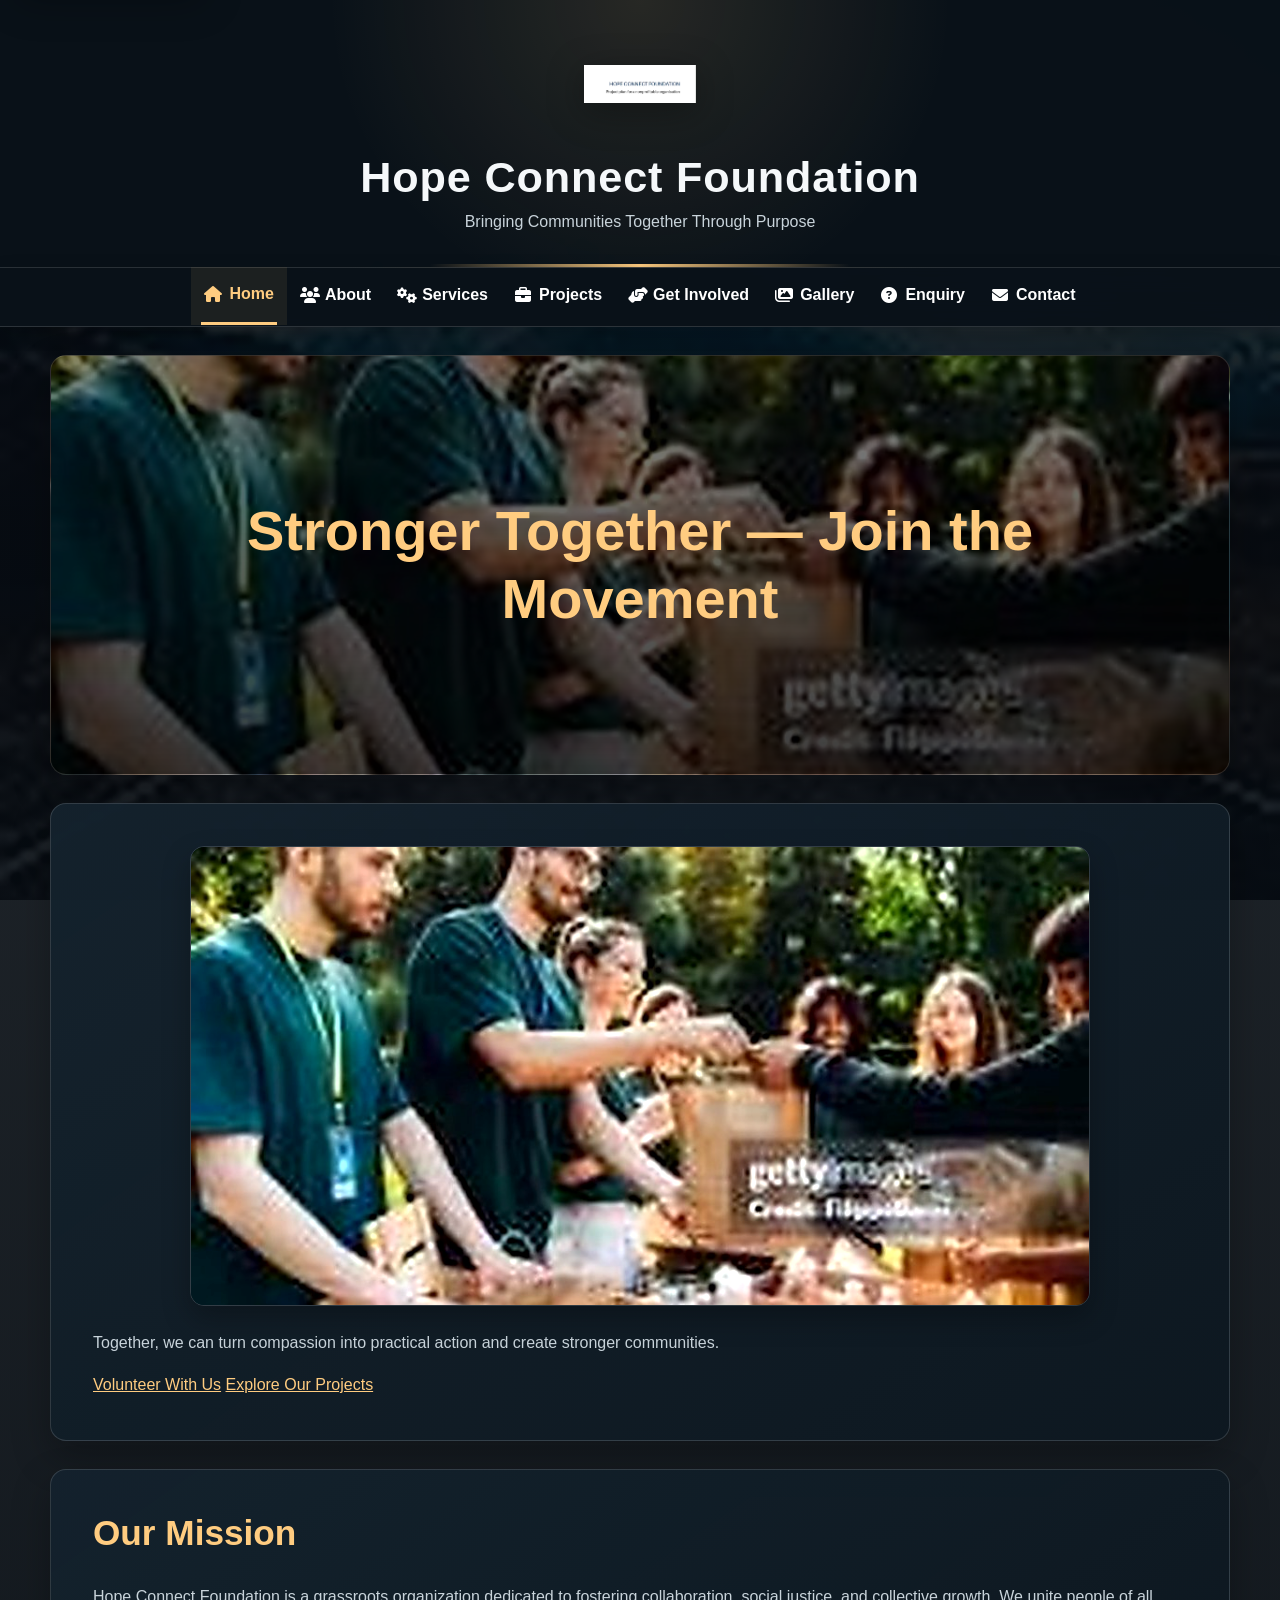
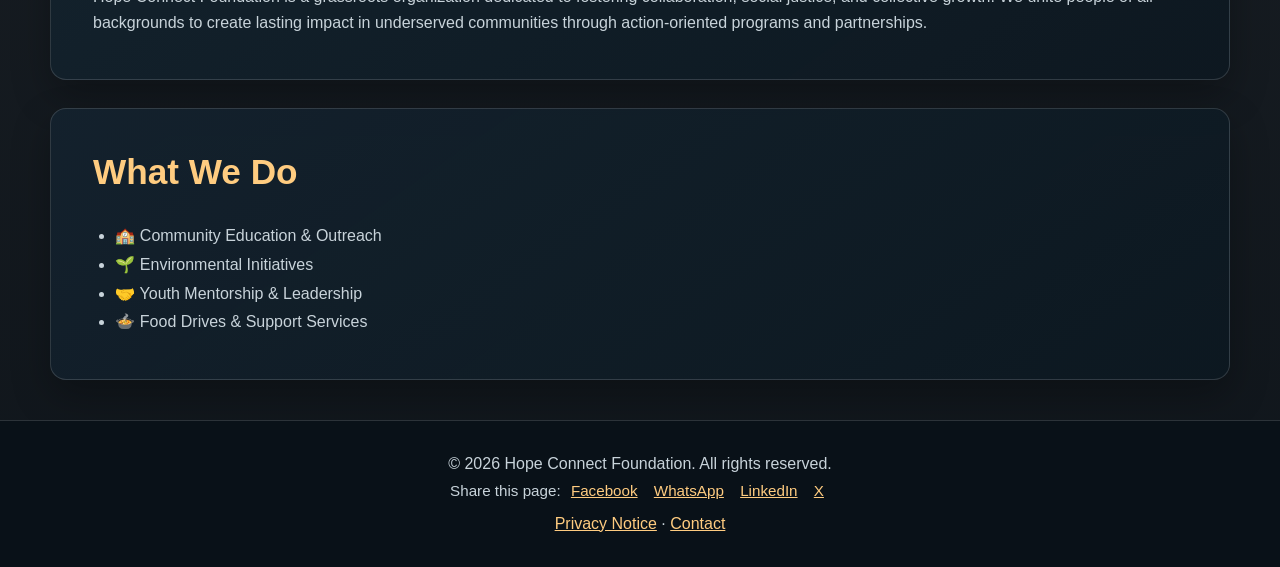
<file: index.html>
<!DOCTYPE html>
<html lang="en-ZA">
<head>
  <meta charset="UTF-8">
  <meta name="viewport" content="width=device-width, initial-scale=1.0">
  <title>Hope Connect Foundation | Community Outreach in South Africa</title>
  <meta name="description" content="Hope Connect Foundation runs education, environment, youth mentorship, food and health programmes across South Africa. Volunteer or make an enquiry today.">
  <meta name="keywords" content="community outreach South Africa, volunteer opportunities, non-profit organisation, youth mentorship, community programmes">
  <meta name="author" content="Hope Connect Foundation">
  <meta name="robots" content="index, follow">
  <meta name="theme-color" content="#0b141b">
  <link rel="canonical" href="https://ramabushac.github.io/st10502254wede5020/index.html">
  <meta property="og:type" content="website">
  <meta property="og:site_name" content="Hope Connect Foundation">
  <meta property="og:locale" content="en_ZA">
  <meta property="og:title" content="Hope Connect Foundation | Community Outreach in South Africa">
  <meta property="og:description" content="Hope Connect Foundation runs education, environment, youth mentorship, food and health programmes across South Africa. Volunteer or make an enquiry today.">
  <meta property="og:url" content="https://ramabushac.github.io/st10502254wede5020/index.html">
  <meta property="og:image" content="https://ramabushac.github.io/st10502254wede5020/images/responsive/hope-connect-group-volunteers-placing-hands-together-circle-960.jpg">
  <meta property="og:image:alt" content="Volunteers placing their hands together in a circle">
  <meta name="twitter:image" content="https://ramabushac.github.io/st10502254wede5020/images/responsive/hope-connect-group-volunteers-placing-hands-together-circle-960.jpg">
  <meta name="twitter:card" content="summary_large_image">
  <script type="application/ld+json">
  {
    "@context": "https://schema.org",
    "@type": "NGO",
    "name": "Hope Connect Foundation",
    "url": "https://ramabushac.github.io/st10502254wede5020/",
    "description": "Community outreach organisation running education, environment, youth mentorship, food and health programmes in South Africa.",
    "areaServed": "South Africa",
    "email": "contact@hopeconnectfoundation.org"
  }
  </script>

  <!-- Font Awesome for icons -->
  <link rel="stylesheet" href="https://cdnjs.cloudflare.com/ajax/libs/font-awesome/6.5.2/css/all.min.css">
  <link rel="icon" href="favicon.svg" type="image/svg+xml">
  <link rel="stylesheet" href="css/style.css">
</head>
<body>
  <a class="skip-link" href="#main-content">Skip to main content</a>

  <header>
    <div class="header-content">
      <img src="images/hope-connect-title-slide-hope-connect-foundation-project.png" alt="HopeConnect Foundation Logo" srcset="images/responsive/hope-connect-title-slide-hope-connect-foundation-project-480.png 480w, images/responsive/hope-connect-title-slide-hope-connect-foundation-project-960.png 960w" sizes="(max-width: 767px) 100vw, (max-width: 1023px) 90vw, 1200px">
      <div>
        <p class="site-title">Hope Connect Foundation</p>
        <p>Bringing Communities Together Through Purpose</p>
      </div>
    </div>
  </header>

  <nav class="site-nav" aria-label="Main navigation">
  <div class="nav-inner">
    <a href="index.html" data-page="index.html"><i class="fas fa-home" aria-hidden="true"></i><span>Home</span></a>
    <a href="about.html" data-page="about.html"><i class="fas fa-users" aria-hidden="true"></i><span>About</span></a>
    <a href="services.html" data-page="services.html"><i class="fas fa-cogs" aria-hidden="true"></i><span>Services</span></a>
    <a href="projects.html" data-page="projects.html"><i class="fas fa-briefcase" aria-hidden="true"></i><span>Projects</span></a>
    <a href="get-involved.html" data-page="get-involved.html"><i class="fas fa-hands-helping" aria-hidden="true"></i><span>Get Involved</span></a>
    <a href="gallery.html" data-page="gallery.html"><i class="fas fa-images" aria-hidden="true"></i><span>Gallery</span></a>
    <a href="enquiry.html" data-page="enquiry.html"><i class="fas fa-question-circle" aria-hidden="true"></i><span>Enquiry</span></a>
    <a href="contact.html" data-page="contact.html"><i class="fas fa-envelope" aria-hidden="true"></i><span>Contact</span></a>
  </div>
</nav>

  <main id="main-content">

  <!--
    This section presents the organisation's mission.
    It uses semantic HTML5 <section> and <h2> elements
    to improve structure, readability and accessibility.
-->
  <section class="hero hero-home">
    <h1 class="page-title">Stronger Together — Join the Movement</h1>
  </section>
 
  <section class="section">
    <img src="images/hope-connect-volunteers-handing-out-food-parcels-outdoor.jpg" alt="Community gathering photo showing people uniting" srcset="images/responsive/hope-connect-volunteers-handing-out-food-parcels-outdoor-480.jpg 480w, images/responsive/hope-connect-volunteers-handing-out-food-parcels-outdoor-960.jpg 960w" sizes="(max-width: 767px) 100vw, (max-width: 1023px) 90vw, 1200px">
    <p>Together, we can turn compassion into practical action and create stronger communities.</p>
    <p>
      <a href="get-involved.html">Volunteer With Us</a>
      <a href="projects.html">Explore Our Projects</a>
    </p>
  </section>

  <section class="section">
    <h2>Our Mission</h2>
    <p>
      Hope Connect Foundation is a grassroots organization dedicated to fostering collaboration,
      social justice, and collective growth. We unite people of all backgrounds to create
      lasting impact in underserved communities through action-oriented programs and partnerships.
    </p>
  </section>

  <section class="section">
    <h2>What We Do</h2>
    <ul>
      <li>🏫 Community Education & Outreach</li>
      <li>🌱 Environmental Initiatives</li>
      <li>🤝 Youth Mentorship & Leadership</li>
      <li>🍲 Food Drives & Support Services</li>
    </ul>
  </section>

  
  
  </main>

  <footer class="footer">
    <p>&copy; 2026 Hope Connect Foundation. All rights reserved.</p>
    <p class="share-links">Share this page: <a href="https://www.facebook.com/sharer/sharer.php?u=https%3A%2F%2Framabushac.github.io%2Fst10502254wede5020%2Findex.html" target="_blank" rel="noopener noreferrer">Facebook</a> <a href="https://wa.me/?text=Hope%20Connect%20Foundation%20%7C%20Community%20Outreach%20in%20South%20Africa%20https%3A%2F%2Framabushac.github.io%2Fst10502254wede5020%2Findex.html" target="_blank" rel="noopener noreferrer">WhatsApp</a> <a href="https://www.linkedin.com/sharing/share-offsite/?url=https%3A%2F%2Framabushac.github.io%2Fst10502254wede5020%2Findex.html" target="_blank" rel="noopener noreferrer">LinkedIn</a> <a href="https://twitter.com/intent/tweet?url=https%3A%2F%2Framabushac.github.io%2Fst10502254wede5020%2Findex.html&amp;text=Hope%20Connect%20Foundation%20%7C%20Community%20Outreach%20in%20South%20Africa" target="_blank" rel="noopener noreferrer">X</a></p>
      <p class="footer-utility"><a href="privacy.html">Privacy Notice</a> · <a href="contact.html">Contact</a></p>
  </footer>
  <script src="js/script.js"></script>
</body>
</html>
</file>
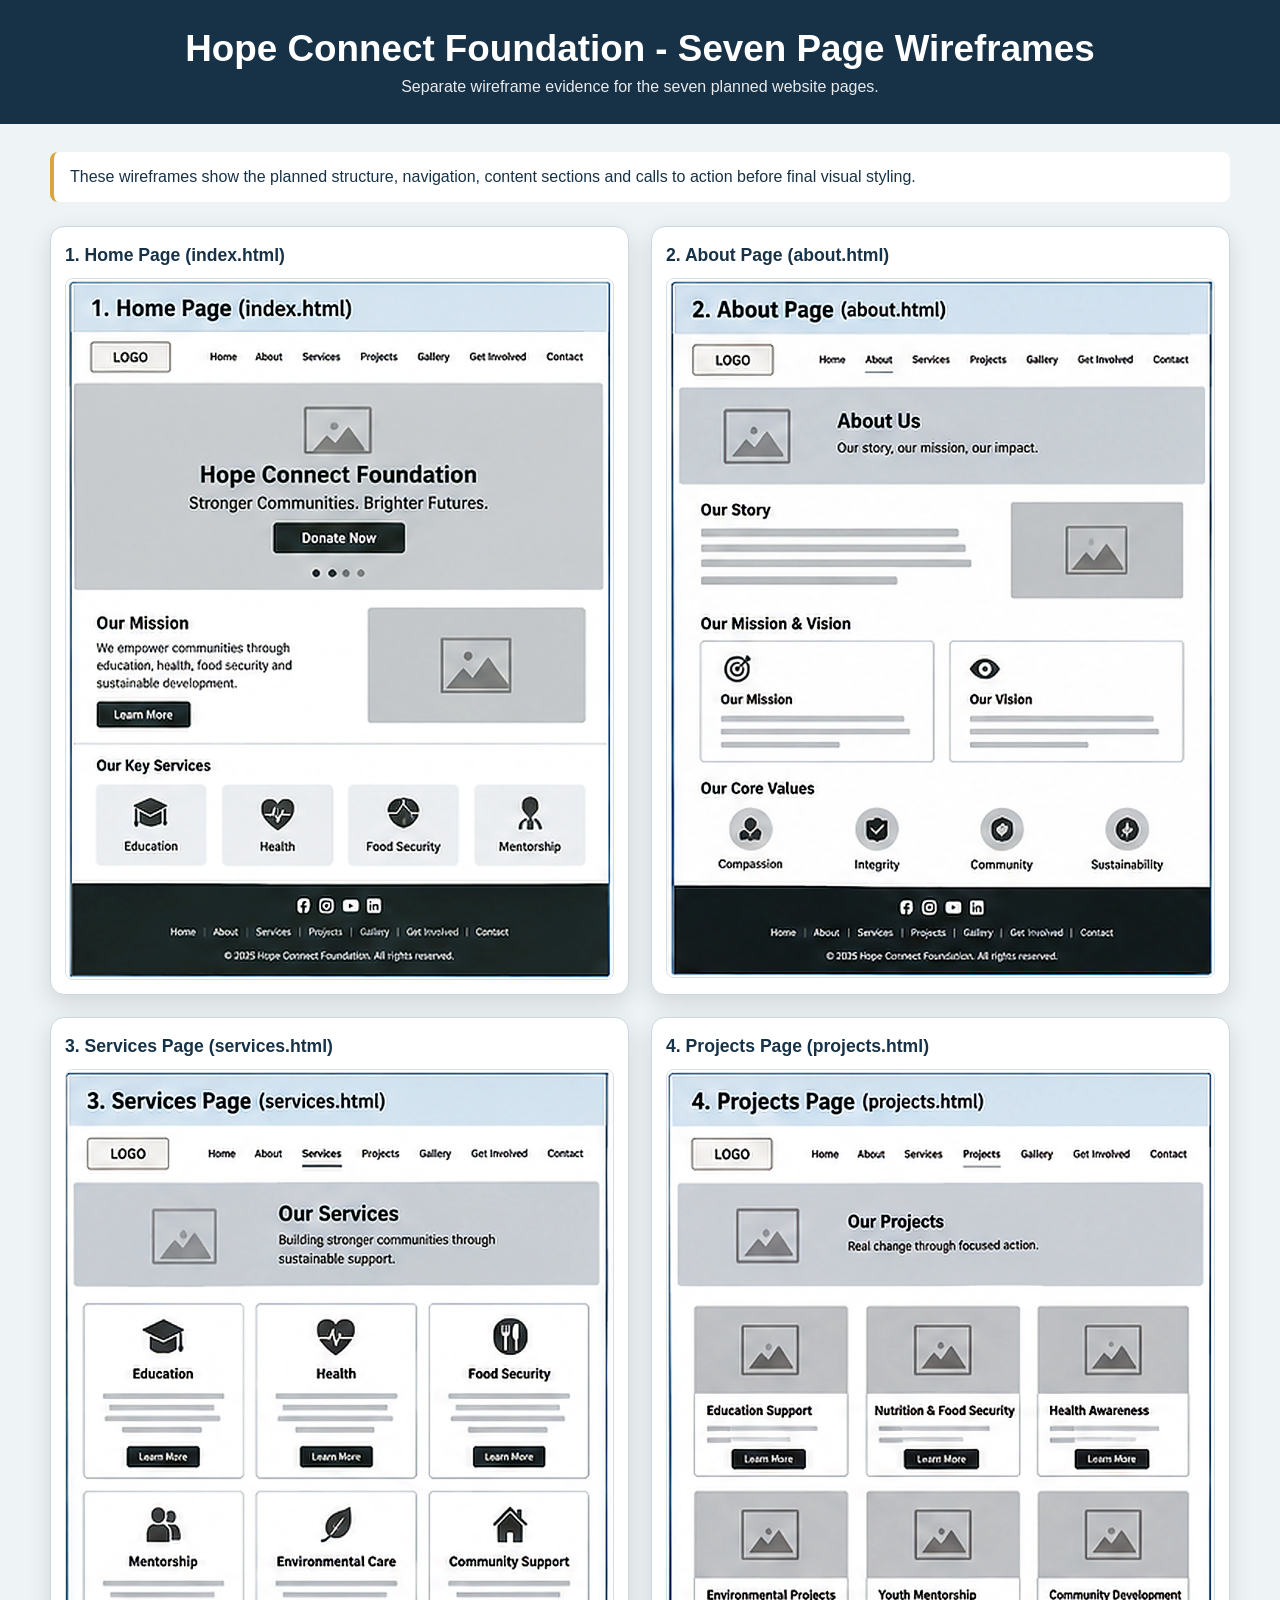
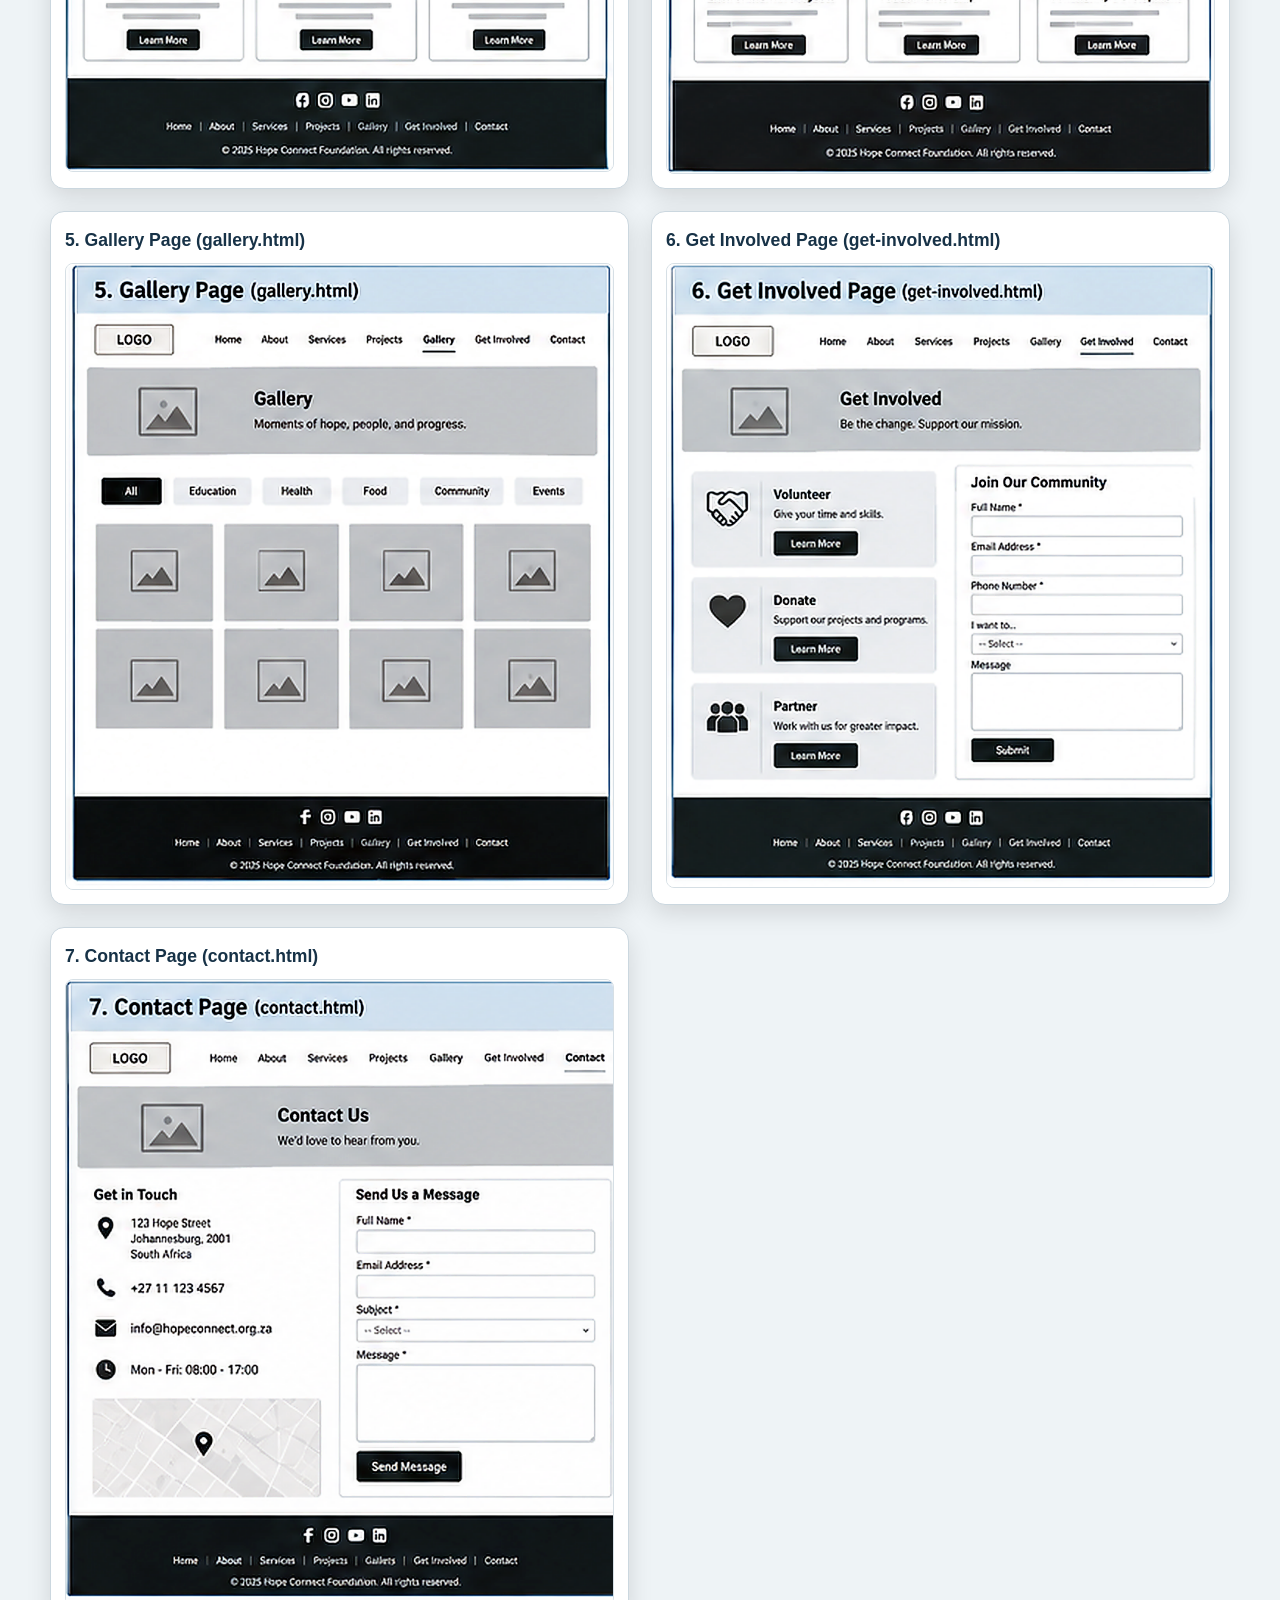
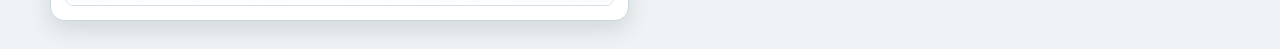
<file: wireframes/index.html>
<!DOCTYPE html>
<html lang="en">
<head>
<meta charset="UTF-8">
<meta name="viewport" content="width=device-width, initial-scale=1.0">
<title>Hope Connect Foundation - Seven Page Wireframes</title>
<style>
:root{--ink:#173247;--accent:#d9a441;--bg:#eef3f6}
*{box-sizing:border-box}body{margin:0;font-family:Arial,Helvetica,sans-serif;background:var(--bg);color:var(--ink)}
header{padding:28px 18px;text-align:center;background:#173247;color:#fff}
header h1{margin:0 0 8px;font-size:clamp(1.5rem,4vw,2.3rem)}header p{margin:0;opacity:.9}
main{width:min(1180px,94%);margin:28px auto}
.grid{display:grid;grid-template-columns:repeat(2,minmax(0,1fr));gap:22px}
.card{background:#fff;border:1px solid #cbd7df;border-radius:14px;padding:14px;box-shadow:0 8px 24px rgba(0,0,0,.12)}
.card h2{font-size:1.1rem;margin:4px 0 12px}.card img{width:100%;height:auto;border:1px solid #d6dfe5;border-radius:8px;display:block}
.note{margin:0 0 24px;padding:16px;background:#fff;border-left:4px solid var(--accent);border-radius:8px}
@media(max-width:700px){.grid{grid-template-columns:1fr}}
</style>
</head>
<body>
<header><h1>Hope Connect Foundation - Seven Page Wireframes</h1>
<p>Separate wireframe evidence for the seven planned website pages.</p></header>
<main>
<p class="note">These wireframes show the planned structure, navigation, content sections and calls to action before final visual styling.</p>
<section class="grid">
<article class="card"><h2>1. Home Page (index.html)</h2><img src="01-home-page.png" alt="Home page wireframe"></article>
<article class="card"><h2>2. About Page (about.html)</h2><img src="02-about-page.png" alt="About page wireframe"></article>
<article class="card"><h2>3. Services Page (services.html)</h2><img src="03-services-page.png" alt="Services page wireframe"></article>
<article class="card"><h2>4. Projects Page (projects.html)</h2><img src="04-projects-page.png" alt="Projects page wireframe"></article>
<article class="card"><h2>5. Gallery Page (gallery.html)</h2><img src="05-gallery-page.png" alt="Gallery page wireframe"></article>
<article class="card"><h2>6. Get Involved Page (get-involved.html)</h2><img src="06-get-involved-page.png" alt="Get Involved page wireframe"></article>
<article class="card"><h2>7. Contact Page (contact.html)</h2><img src="07-contact-page.png" alt="Contact page wireframe"></article>
</section>
</main>
</body>
</html>
</file>
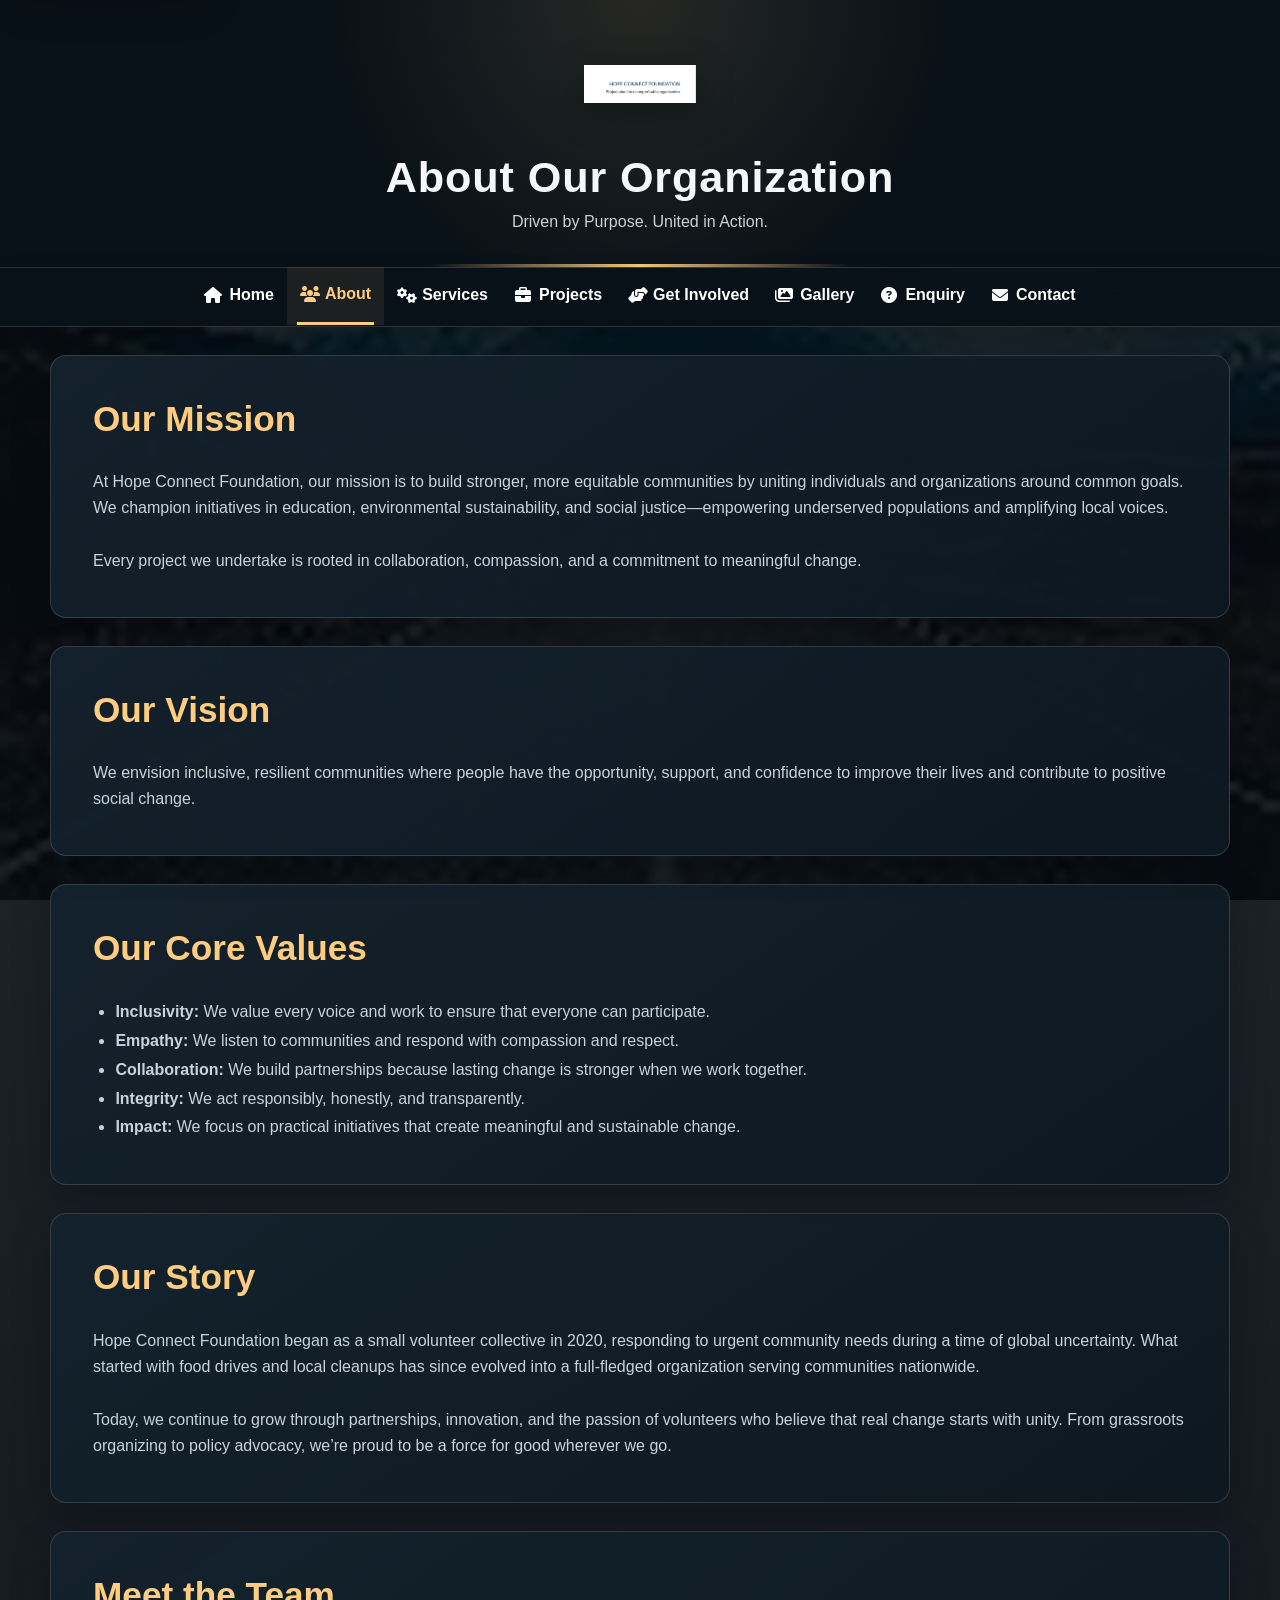
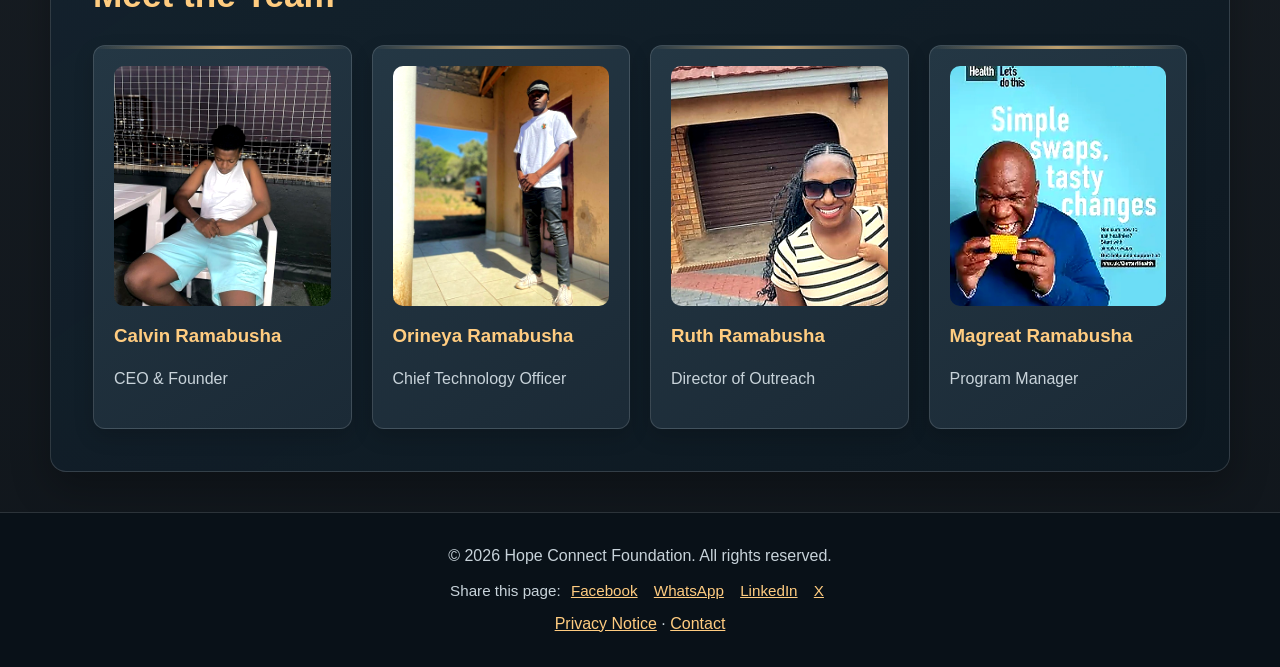
<file: about.html>
<!DOCTYPE html>
<html lang="en-ZA">
<head>
    <meta charset="UTF-8" />
  <meta name="viewport" content="width=device-width, initial-scale=1" />
  <title>About Us | Hope Connect Foundation</title>
  <meta name="description" content="Meet Hope Connect Foundation: our mission, values and the team behind our community education, environmental and youth programmes in South Africa.">
  <meta name="keywords" content="about Hope Connect Foundation, NGO mission, community volunteers, South Africa non-profit team">
  <meta name="author" content="Hope Connect Foundation">
  <meta name="robots" content="index, follow">
  <meta name="theme-color" content="#0b141b">
  <link rel="canonical" href="https://ramabushac.github.io/st10502254wede5020/about.html">
  <meta property="og:type" content="website">
  <meta property="og:site_name" content="Hope Connect Foundation">
  <meta property="og:locale" content="en_ZA">
  <meta property="og:title" content="About Us | Hope Connect Foundation">
  <meta property="og:description" content="Meet Hope Connect Foundation: our mission, values and the team behind our community education, environmental and youth programmes in South Africa.">
  <meta property="og:url" content="https://ramabushac.github.io/st10502254wede5020/about.html">
  <meta property="og:image" content="https://ramabushac.github.io/st10502254wede5020/images/responsive/hope-connect-group-volunteers-placing-hands-together-circle-960.jpg">
  <meta property="og:image:alt" content="Volunteers placing their hands together in a circle">
  <meta name="twitter:image" content="https://ramabushac.github.io/st10502254wede5020/images/responsive/hope-connect-group-volunteers-placing-hands-together-circle-960.jpg">
  <meta name="twitter:card" content="summary_large_image">

  <!--
    This section presents the organisation's mission.
    It uses semantic HTML5 <section> and <h2> elements
    to improve structure, readability and accessibility.
-->
  <!-- Font Awesome for icons -->
  <link rel="stylesheet" href="https://cdnjs.cloudflare.com/ajax/libs/font-awesome/6.5.2/css/all.min.css">
  <link rel="icon" href="favicon.svg" type="image/svg+xml">
  <link rel="stylesheet" href="css/style.css">
</head>
<body>
  <a class="skip-link" href="#main-content">Skip to main content</a>

  <header>
    <div class="header-content">
      <img src="images/hope-connect-title-slide-hope-connect-foundation-project.png" alt="HopeConnect Foundation Logo" srcset="images/responsive/hope-connect-title-slide-hope-connect-foundation-project-480.png 480w, images/responsive/hope-connect-title-slide-hope-connect-foundation-project-960.png 960w" sizes="(max-width: 767px) 100vw, (max-width: 1023px) 90vw, 1200px">
      <div>
        <h1>About Our Organization</h1>
        <p>Driven by Purpose. United in Action.</p>
      </div>
    </div>
  </header>

  <nav class="site-nav" aria-label="Main navigation">
  <div class="nav-inner">
    <a href="index.html" data-page="index.html"><i class="fas fa-home" aria-hidden="true"></i><span>Home</span></a>
    <a href="about.html" data-page="about.html"><i class="fas fa-users" aria-hidden="true"></i><span>About</span></a>
    <a href="services.html" data-page="services.html"><i class="fas fa-cogs" aria-hidden="true"></i><span>Services</span></a>
    <a href="projects.html" data-page="projects.html"><i class="fas fa-briefcase" aria-hidden="true"></i><span>Projects</span></a>
    <a href="get-involved.html" data-page="get-involved.html"><i class="fas fa-hands-helping" aria-hidden="true"></i><span>Get Involved</span></a>
    <a href="gallery.html" data-page="gallery.html"><i class="fas fa-images" aria-hidden="true"></i><span>Gallery</span></a>
    <a href="enquiry.html" data-page="enquiry.html"><i class="fas fa-question-circle" aria-hidden="true"></i><span>Enquiry</span></a>
    <a href="contact.html" data-page="contact.html"><i class="fas fa-envelope" aria-hidden="true"></i><span>Contact</span></a>
  </div>
</nav>

  <main id="main-content">

  <section class="section">
    <h2>Our Mission</h2>
    <p>
      At Hope Connect Foundation, our mission is to build stronger, more equitable communities by uniting individuals and organizations around common goals. We champion initiatives in education, environmental sustainability, and social justice—empowering underserved populations and amplifying local voices.
      <br><br>
      Every project we undertake is rooted in collaboration, compassion, and a commitment to meaningful change.
    </p>
  </section>

  <section class="section">
    <h2>Our Vision</h2>
    <p>
      We envision inclusive, resilient communities where people have the opportunity, support, and confidence to improve their lives and contribute to positive social change.
    </p>
  </section>

  <section class="section">
    <h2>Our Core Values</h2>
    <ul>
      <li><strong>Inclusivity:</strong> We value every voice and work to ensure that everyone can participate.</li>
      <li><strong>Empathy:</strong> We listen to communities and respond with compassion and respect.</li>
      <li><strong>Collaboration:</strong> We build partnerships because lasting change is stronger when we work together.</li>
      <li><strong>Integrity:</strong> We act responsibly, honestly, and transparently.</li>
      <li><strong>Impact:</strong> We focus on practical initiatives that create meaningful and sustainable change.</li>
    </ul>
  </section>

  <section class="section">
    <h2>Our Story</h2>
    <p>
      Hope Connect Foundation began as a small volunteer collective in 2020, responding to urgent community needs during a time of global uncertainty. What started with food drives and local cleanups has since evolved into a full-fledged organization serving communities nationwide.
      <br><br>
      Today, we continue to grow through partnerships, innovation, and the passion of volunteers who believe that real change starts with unity. From grassroots organizing to policy advocacy, we’re proud to be a force for good wherever we go.
    </p>
  </section>

  <section class="section">
    <h2>Meet the Team</h2>
    <div class="team">
      <div class="member">
        <img src="images/hope-connect-young-man-sitting-chair-outdoors.jpg" alt="Calvin Ramabusha - CEO & Founder" srcset="images/responsive/hope-connect-young-man-sitting-chair-outdoors-480.jpg 480w, images/responsive/hope-connect-young-man-sitting-chair-outdoors-960.jpg 960w" sizes="(max-width: 767px) 100vw, (max-width: 1023px) 90vw, 1200px">
        <h3>Calvin Ramabusha</h3>
        <p>CEO & Founder</p>
      </div>
      <div class="member">
        <img src="images/hope-connect-young-man-standing-doorway-building.jpg" alt="Orineya Ramabusha - CTO" srcset="images/responsive/hope-connect-young-man-standing-doorway-building-480.jpg 480w, images/responsive/hope-connect-young-man-standing-doorway-building-960.jpg 960w" sizes="(max-width: 767px) 100vw, (max-width: 1023px) 90vw, 1200px">
        <h3>Orineya Ramabusha</h3>
        <p>Chief Technology Officer</p>
      </div>
      <div class="member">
        <img src="images/hope-connect-smiling-woman-sunglasses-outside-house.jpg" alt="Ruth Ramabusha - Outreach Director">
        <h3>Ruth Ramabusha</h3>
        <p>Director of Outreach</p>
      </div>
      <div class="member">
        <img src="images/hope-connect-health-campaign-poster-slogan-simple-swaps-2.webp" alt="Magreat Ramabusha - Program Manager" srcset="images/responsive/hope-connect-health-campaign-poster-slogan-simple-swaps-2-480.webp 480w, images/responsive/hope-connect-health-campaign-poster-slogan-simple-swaps-2-960.webp 960w" sizes="(max-width: 767px) 100vw, (max-width: 1023px) 90vw, 1200px">
        <h3>Magreat Ramabusha</h3>
        <p>Program Manager</p>
      </div>
    </div>
  </section>

  
  </main>

  <footer>
    <p>&copy; 2026 Hope Connect Foundation. All rights reserved.</p>
    <p class="share-links">Share this page: <a href="https://www.facebook.com/sharer/sharer.php?u=https%3A%2F%2Framabushac.github.io%2Fst10502254wede5020%2Fabout.html" target="_blank" rel="noopener noreferrer">Facebook</a> <a href="https://wa.me/?text=About%20Us%20%7C%20Hope%20Connect%20Foundation%20https%3A%2F%2Framabushac.github.io%2Fst10502254wede5020%2Fabout.html" target="_blank" rel="noopener noreferrer">WhatsApp</a> <a href="https://www.linkedin.com/sharing/share-offsite/?url=https%3A%2F%2Framabushac.github.io%2Fst10502254wede5020%2Fabout.html" target="_blank" rel="noopener noreferrer">LinkedIn</a> <a href="https://twitter.com/intent/tweet?url=https%3A%2F%2Framabushac.github.io%2Fst10502254wede5020%2Fabout.html&amp;text=About%20Us%20%7C%20Hope%20Connect%20Foundation" target="_blank" rel="noopener noreferrer">X</a></p>
      <p class="footer-utility"><a href="privacy.html">Privacy Notice</a> · <a href="contact.html">Contact</a></p>
  </footer>
  <script src="js/script.js"></script>
</body>
</html>
</file>
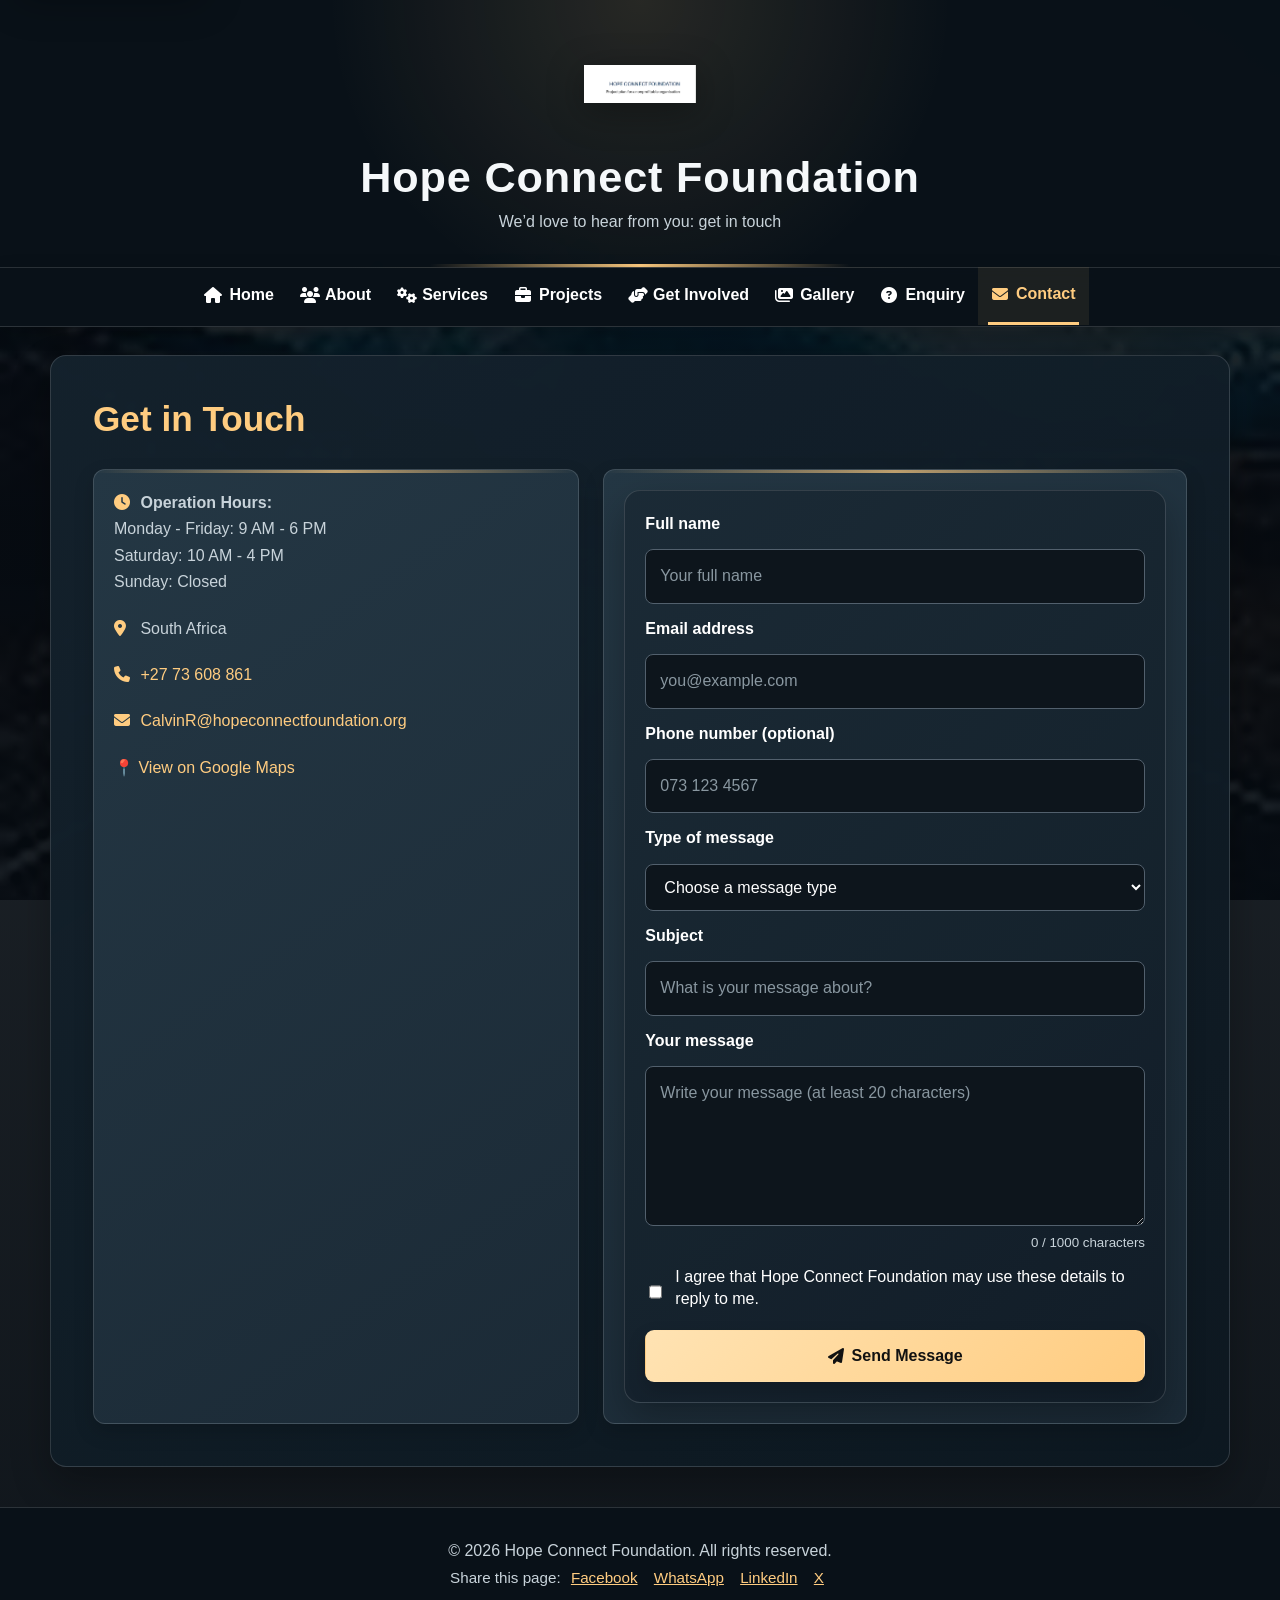
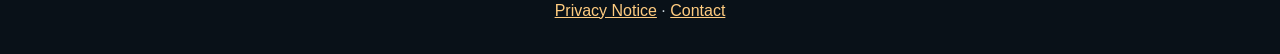
<file: contact.html>
<!DOCTYPE html>
<html lang="en-ZA">
<head>
  <meta charset="UTF-8">
  <meta name="viewport" content="width=device-width, initial-scale=1.0">
  <title>Contact Us | Hope Connect Foundation</title>
  <meta name="description" content="Contact Hope Connect Foundation. Send us a message, find our opening hours, phone number and email, and see where we work in South Africa.">
  <meta name="keywords" content="contact Hope Connect Foundation, charity contact South Africa, opening hours">
  <meta name="author" content="Hope Connect Foundation">
  <meta name="robots" content="index, follow">
  <meta name="theme-color" content="#0b141b">
  <link rel="canonical" href="https://ramabushac.github.io/st10502254wede5020/contact.html">
  <meta property="og:type" content="website">
  <meta property="og:site_name" content="Hope Connect Foundation">
  <meta property="og:locale" content="en_ZA">
  <meta property="og:title" content="Contact Us | Hope Connect Foundation">
  <meta property="og:description" content="Contact Hope Connect Foundation. Send us a message, find our opening hours, phone number and email, and see where we work in South Africa.">
  <meta property="og:url" content="https://ramabushac.github.io/st10502254wede5020/contact.html">
  <meta property="og:image" content="https://ramabushac.github.io/st10502254wede5020/images/responsive/hope-connect-group-volunteers-placing-hands-together-circle-960.jpg">
  <meta property="og:image:alt" content="Volunteers placing their hands together in a circle">
  <meta name="twitter:image" content="https://ramabushac.github.io/st10502254wede5020/images/responsive/hope-connect-group-volunteers-placing-hands-together-circle-960.jpg">
  <meta name="twitter:card" content="summary_large_image">

  <!-- Font Awesome for icons -->
  <link rel="stylesheet" href="https://cdnjs.cloudflare.com/ajax/libs/font-awesome/6.5.2/css/all.min.css">
  <link rel="icon" href="favicon.svg" type="image/svg+xml">
  <link rel="stylesheet" href="css/style.css">
</head>
<body>
  <a class="skip-link" href="#main-content">Skip to main content</a>

  <!-- Header with Logo -->
  <header>
    <div class="header-content">
      <img src="images/hope-connect-title-slide-hope-connect-foundation-project.png" alt="HopeConnect Foundation Logo" srcset="images/responsive/hope-connect-title-slide-hope-connect-foundation-project-480.png 480w, images/responsive/hope-connect-title-slide-hope-connect-foundation-project-960.png 960w" sizes="(max-width: 767px) 100vw, (max-width: 1023px) 90vw, 1200px">
      <div>
        <p class="site-title">Hope Connect Foundation</p>
        <p>We’d love to hear from you: get in touch</p>
      </div>
    </div>
  </header>

  <!-- Navigation -->
  <nav class="site-nav" aria-label="Main navigation">
  <div class="nav-inner">
    <a href="index.html" data-page="index.html"><i class="fas fa-home" aria-hidden="true"></i><span>Home</span></a>
    <a href="about.html" data-page="about.html"><i class="fas fa-users" aria-hidden="true"></i><span>About</span></a>
    <a href="services.html" data-page="services.html"><i class="fas fa-cogs" aria-hidden="true"></i><span>Services</span></a>
    <a href="projects.html" data-page="projects.html"><i class="fas fa-briefcase" aria-hidden="true"></i><span>Projects</span></a>
    <a href="get-involved.html" data-page="get-involved.html"><i class="fas fa-hands-helping" aria-hidden="true"></i><span>Get Involved</span></a>
    <a href="gallery.html" data-page="gallery.html"><i class="fas fa-images" aria-hidden="true"></i><span>Gallery</span></a>
    <a href="enquiry.html" data-page="enquiry.html"><i class="fas fa-question-circle" aria-hidden="true"></i><span>Enquiry</span></a>
    <a href="contact.html" data-page="contact.html"><i class="fas fa-envelope" aria-hidden="true"></i><span>Contact</span></a>
  </div>
</nav>

  <main id="main-content">

  <!-- Contact Section -->
  <section class="section" id="contact">
    <h1 class="page-title">Get in Touch</h1>
    <div class="contact-container">
      <!-- Contact Info -->
      <div class="contact-info">
        <p><i class="fas fa-clock" aria-hidden="true"></i> <strong>Operation Hours:</strong><br>
          Monday - Friday: 9 AM - 6 PM<br>
          Saturday: 10 AM - 4 PM<br>
          Sunday: Closed
        </p>
        <p><i class="fas fa-map-marker-alt" aria-hidden="true"></i>  South Africa</p>
        <p><i class="fas fa-phone" aria-hidden="true"></i> <a href="tel:+2773608861">+27 73 608 861</a></p>
        <p><i class="fas fa-envelope" aria-hidden="true"></i> <a href="mailto:contact@hopeconnectfoundation.org">CalvinR@hopeconnectfoundation.org</a></p>
        <p><a href="https://maps.app.goo.gl/hv6yegz2gjzL2h7Q9" target="_blank" rel="noopener noreferrer">📍 View on Google Maps</a></p>
      </div>
      <!-- Contact Form -->
      <div class="contact-form">
        <form action="#" method="post" class="contact-form-element" data-ajax-form="contact" novalidate>
          <label for="name">Full name</label>
          <input type="text" id="name" name="name" placeholder="Your full name" autocomplete="name" required minlength="2" maxlength="60" data-rule="name" data-label="Full name">

          <label for="email">Email address</label>
          <input type="email" id="email" name="email" placeholder="you@example.com" autocomplete="email" required maxlength="100" data-rule="email" data-label="Email address">

          <label for="phone">Phone number (optional)</label>
          <input type="tel" id="phone" name="phone" placeholder="073 123 4567" autocomplete="tel" inputmode="tel" maxlength="16" pattern="(?:\+27|0)[ ]?[0-9]{2}[ \-]?[0-9]{3}[ \-]?[0-9]{4}" title="South African number, e.g. 073 123 4567 or +27 73 123 4567" data-rule="phone" data-label="Phone number">

          <label for="type">Type of message</label>
          <select id="type" name="type" required data-label="Type of message">
            <option value="" disabled selected>Choose a message type</option>
            <option value="general">General enquiry</option>
            <option value="feedback">Feedback</option>
            <option value="media">Media request</option>
            <option value="partnership">Partnership</option>
            <option value="complaint">Complaint</option>
          </select>

          <label for="subject">Subject</label>
          <input type="text" id="subject" name="subject" placeholder="What is your message about?" required minlength="5" maxlength="100" data-label="Subject">

          <label for="message">Your message</label>
          <textarea id="message" name="message" rows="5" placeholder="Write your message (at least 20 characters)" required minlength="20" maxlength="1000" data-label="Message"></textarea>

          <label class="check-label" for="consent"><input type="checkbox" id="consent" name="consent" required data-label="Consent"> I agree that Hope Connect Foundation may use these details to reply to me.</label>
          <div class="hp-field" aria-hidden="true">
            <label for="website">Leave this field empty</label>
            <input class="hp-input" type="text" id="website" name="website" tabindex="-1" autocomplete="off">
          </div>
          <button type="submit"><i class="fas fa-paper-plane" aria-hidden="true"></i> Send Message</button>
          <div class="form-status" aria-live="polite" hidden></div>
        </form>
      </div>
    </div>
  </section>

  
  </main>

  <footer class="footer">
    <p>&copy; 2026 Hope Connect Foundation. All rights reserved.</p>
    <p class="share-links">Share this page: <a href="https://www.facebook.com/sharer/sharer.php?u=https%3A%2F%2Framabushac.github.io%2Fst10502254wede5020%2Fcontact.html" target="_blank" rel="noopener noreferrer">Facebook</a> <a href="https://wa.me/?text=Contact%20Us%20%7C%20Hope%20Connect%20Foundation%20https%3A%2F%2Framabushac.github.io%2Fst10502254wede5020%2Fcontact.html" target="_blank" rel="noopener noreferrer">WhatsApp</a> <a href="https://www.linkedin.com/sharing/share-offsite/?url=https%3A%2F%2Framabushac.github.io%2Fst10502254wede5020%2Fcontact.html" target="_blank" rel="noopener noreferrer">LinkedIn</a> <a href="https://twitter.com/intent/tweet?url=https%3A%2F%2Framabushac.github.io%2Fst10502254wede5020%2Fcontact.html&amp;text=Contact%20Us%20%7C%20Hope%20Connect%20Foundation" target="_blank" rel="noopener noreferrer">X</a></p>
      <p class="footer-utility"><a href="privacy.html">Privacy Notice</a> · <a href="contact.html">Contact</a></p>
  </footer>
  <script src="js/script.js"></script>
  <script src="js/forms.js"></script>
</body>
</html>
</file>
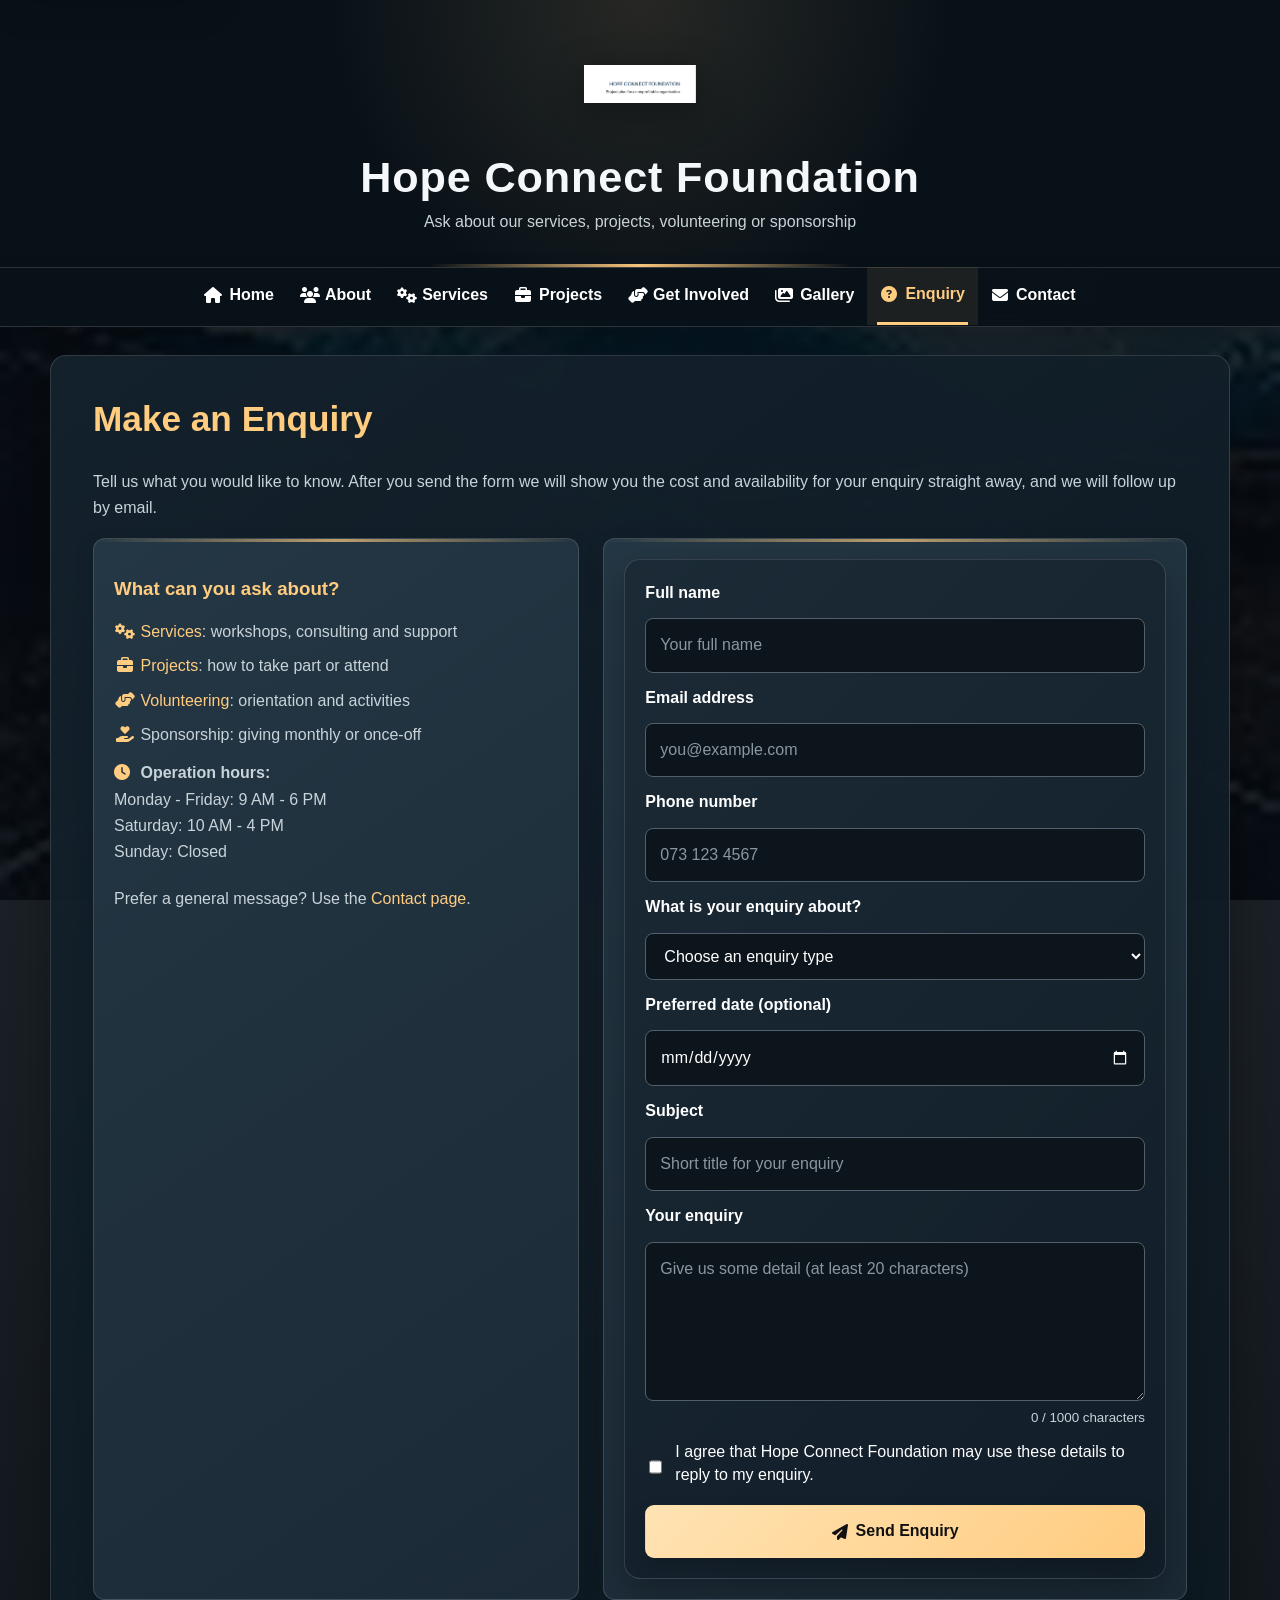
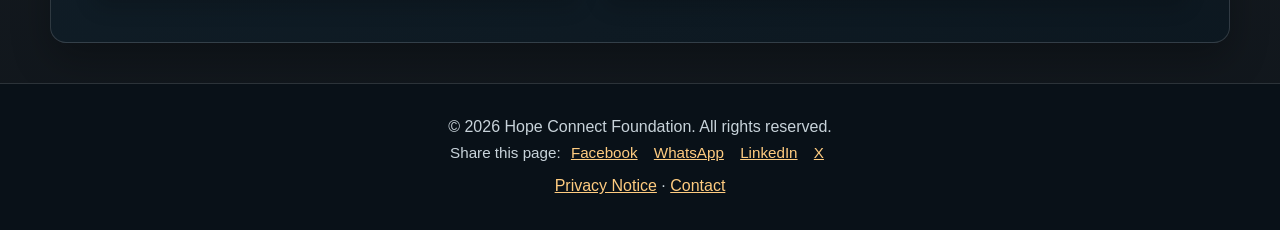
<file: enquiry.html>
<!DOCTYPE html>
<html lang="en-ZA">
<head>
  <meta charset="UTF-8">
  <meta name="viewport" content="width=device-width, initial-scale=1.0">
  <title>Make an Enquiry | Hope Connect Foundation</title>
  <meta name="description" content="Ask about our services, projects, volunteering or sponsorship. Submit an enquiry to Hope Connect Foundation and get cost and availability details.">
  <meta name="keywords" content="enquiry, sponsor a charity, volunteer enquiry, community services cost and availability">
  <meta name="author" content="Hope Connect Foundation">
  <meta name="robots" content="index, follow">
  <meta name="theme-color" content="#0b141b">
  <link rel="canonical" href="https://ramabushac.github.io/st10502254wede5020/enquiry.html">
  <meta property="og:type" content="website">
  <meta property="og:site_name" content="Hope Connect Foundation">
  <meta property="og:locale" content="en_ZA">
  <meta property="og:title" content="Make an Enquiry | Hope Connect Foundation">
  <meta property="og:description" content="Ask about our services, projects, volunteering or sponsorship. Submit an enquiry to Hope Connect Foundation and get cost and availability details.">
  <meta property="og:url" content="https://ramabushac.github.io/st10502254wede5020/enquiry.html">
  <meta property="og:image" content="https://ramabushac.github.io/st10502254wede5020/images/responsive/hope-connect-group-volunteers-placing-hands-together-circle-960.jpg">
  <meta property="og:image:alt" content="Volunteers placing their hands together in a circle">
  <meta name="twitter:image" content="https://ramabushac.github.io/st10502254wede5020/images/responsive/hope-connect-group-volunteers-placing-hands-together-circle-960.jpg">
  <meta name="twitter:card" content="summary_large_image">

  <!-- Font Awesome for icons -->
  <link rel="stylesheet" href="https://cdnjs.cloudflare.com/ajax/libs/font-awesome/6.5.2/css/all.min.css">
  <link rel="icon" href="favicon.svg" type="image/svg+xml">
  <link rel="stylesheet" href="css/style.css">
</head>
<body>
  <a class="skip-link" href="#main-content">Skip to main content</a>

  <!-- Header with Logo -->
  <header>
    <div class="header-content">
      <img src="images/hope-connect-title-slide-hope-connect-foundation-project.png" alt="HopeConnect Foundation Logo" srcset="images/responsive/hope-connect-title-slide-hope-connect-foundation-project-480.png 480w, images/responsive/hope-connect-title-slide-hope-connect-foundation-project-960.png 960w" sizes="(max-width: 767px) 100vw, (max-width: 1023px) 90vw, 1200px">
      <div>
        <p class="site-title">Hope Connect Foundation</p>
        <p>Ask about our services, projects, volunteering or sponsorship</p>
      </div>
    </div>
  </header>

  <!-- Navigation -->
  <nav class="site-nav" aria-label="Main navigation">
  <div class="nav-inner">
    <a href="index.html" data-page="index.html"><i class="fas fa-home" aria-hidden="true"></i><span>Home</span></a>
    <a href="about.html" data-page="about.html"><i class="fas fa-users" aria-hidden="true"></i><span>About</span></a>
    <a href="services.html" data-page="services.html"><i class="fas fa-cogs" aria-hidden="true"></i><span>Services</span></a>
    <a href="projects.html" data-page="projects.html"><i class="fas fa-briefcase" aria-hidden="true"></i><span>Projects</span></a>
    <a href="get-involved.html" data-page="get-involved.html"><i class="fas fa-hands-helping" aria-hidden="true"></i><span>Get Involved</span></a>
    <a href="gallery.html" data-page="gallery.html"><i class="fas fa-images" aria-hidden="true"></i><span>Gallery</span></a>
    <a href="enquiry.html" data-page="enquiry.html"><i class="fas fa-question-circle" aria-hidden="true"></i><span>Enquiry</span></a>
    <a href="contact.html" data-page="contact.html"><i class="fas fa-envelope" aria-hidden="true"></i><span>Contact</span></a>
  </div>
</nav>

  <main id="main-content">

  <section class="section" id="enquiry">
    <h1 class="page-title">Make an Enquiry</h1>
    <p>Tell us what you would like to know. After you send the form we will show you the cost and availability for your enquiry straight away, and we will follow up by email.</p>
    <div class="contact-container">
      <div class="contact-info">
        <h3>What can you ask about?</h3>
        <ul class="plain-list">
          <li><i class="fas fa-cogs" aria-hidden="true"></i> <a href="services.html">Services</a>: workshops, consulting and support</li>
          <li><i class="fas fa-briefcase" aria-hidden="true"></i> <a href="projects.html">Projects</a>: how to take part or attend</li>
          <li><i class="fas fa-hands-helping" aria-hidden="true"></i> <a href="get-involved.html">Volunteering</a>: orientation and activities</li>
          <li><i class="fas fa-hand-holding-heart" aria-hidden="true"></i> Sponsorship: giving monthly or once-off</li>
        </ul>
        <p><i class="fas fa-clock" aria-hidden="true"></i> <strong>Operation hours:</strong><br>
          Monday - Friday: 9 AM - 6 PM<br>Saturday: 10 AM - 4 PM<br>Sunday: Closed</p>
        <p>Prefer a general message? Use the <a href="contact.html">Contact page</a>.</p>
      </div>
      <div class="contact-form">
        <form action="#" method="post" class="contact-form-element" data-ajax-form="enquiry" novalidate>
          <label for="name">Full name</label>
          <input type="text" id="name" name="name" placeholder="Your full name" autocomplete="name" required minlength="2" maxlength="60" data-rule="name" data-label="Full name">

          <label for="email">Email address</label>
          <input type="email" id="email" name="email" placeholder="you@example.com" autocomplete="email" required maxlength="100" data-rule="email" data-label="Email address">

          <label for="phone">Phone number</label>
          <input type="tel" id="phone" name="phone" placeholder="073 123 4567" autocomplete="tel" inputmode="tel" maxlength="16" required pattern="(?:\+27|0)[ ]?[0-9]{2}[ \-]?[0-9]{3}[ \-]?[0-9]{4}" title="South African number, e.g. 073 123 4567 or +27 73 123 4567" data-rule="phone" data-label="Phone number">

          <label for="type">What is your enquiry about?</label>
          <select id="type" name="type" required data-label="Enquiry type">
            <option value="" disabled selected>Choose an enquiry type</option>
            <option value="services">Services</option>
            <option value="projects">Projects</option>
            <option value="volunteering">Becoming a volunteer</option>
            <option value="sponsorship">Becoming a sponsor</option>
            <option value="other">Something else</option>
          </select>

          <label for="date">Preferred date (optional)</label>
          <input type="date" id="date" name="date" data-rule="date" data-label="Preferred date">

          <label for="subject">Subject</label>
          <input type="text" id="subject" name="subject" placeholder="Short title for your enquiry" required minlength="5" maxlength="100" data-label="Subject">

          <label for="message">Your enquiry</label>
          <textarea id="message" name="message" rows="5" placeholder="Give us some detail (at least 20 characters)" required minlength="20" maxlength="1000" data-label="Enquiry"></textarea>

          <label class="check-label" for="consent"><input type="checkbox" id="consent" name="consent" required data-label="Consent"> I agree that Hope Connect Foundation may use these details to reply to my enquiry.</label>
          <div class="hp-field" aria-hidden="true">
            <label for="website">Leave this field empty</label>
            <input class="hp-input" type="text" id="website" name="website" tabindex="-1" autocomplete="off">
          </div>
          <button type="submit"><i class="fas fa-paper-plane" aria-hidden="true"></i> Send Enquiry</button>
          <div class="form-status" aria-live="polite" hidden></div>
        </form>
      </div>
    </div>
  </section>

  </main>

  <footer class="footer">
    <p>&copy; 2026 Hope Connect Foundation. All rights reserved.</p>
    <p class="share-links">Share this page: <a href="https://www.facebook.com/sharer/sharer.php?u=https%3A%2F%2Framabushac.github.io%2Fst10502254wede5020%2Fenquiry.html" target="_blank" rel="noopener noreferrer">Facebook</a> <a href="https://wa.me/?text=Make%20an%20Enquiry%20%7C%20Hope%20Connect%20Foundation%20https%3A%2F%2Framabushac.github.io%2Fst10502254wede5020%2Fenquiry.html" target="_blank" rel="noopener noreferrer">WhatsApp</a> <a href="https://www.linkedin.com/sharing/share-offsite/?url=https%3A%2F%2Framabushac.github.io%2Fst10502254wede5020%2Fenquiry.html" target="_blank" rel="noopener noreferrer">LinkedIn</a> <a href="https://twitter.com/intent/tweet?url=https%3A%2F%2Framabushac.github.io%2Fst10502254wede5020%2Fenquiry.html&amp;text=Make%20an%20Enquiry%20%7C%20Hope%20Connect%20Foundation" target="_blank" rel="noopener noreferrer">X</a></p>
      <p class="footer-utility"><a href="privacy.html">Privacy Notice</a> · <a href="contact.html">Contact</a></p>
  </footer>
  <script src="js/script.js"></script>
  <script src="js/forms.js"></script>
</body>
</html>
</file>
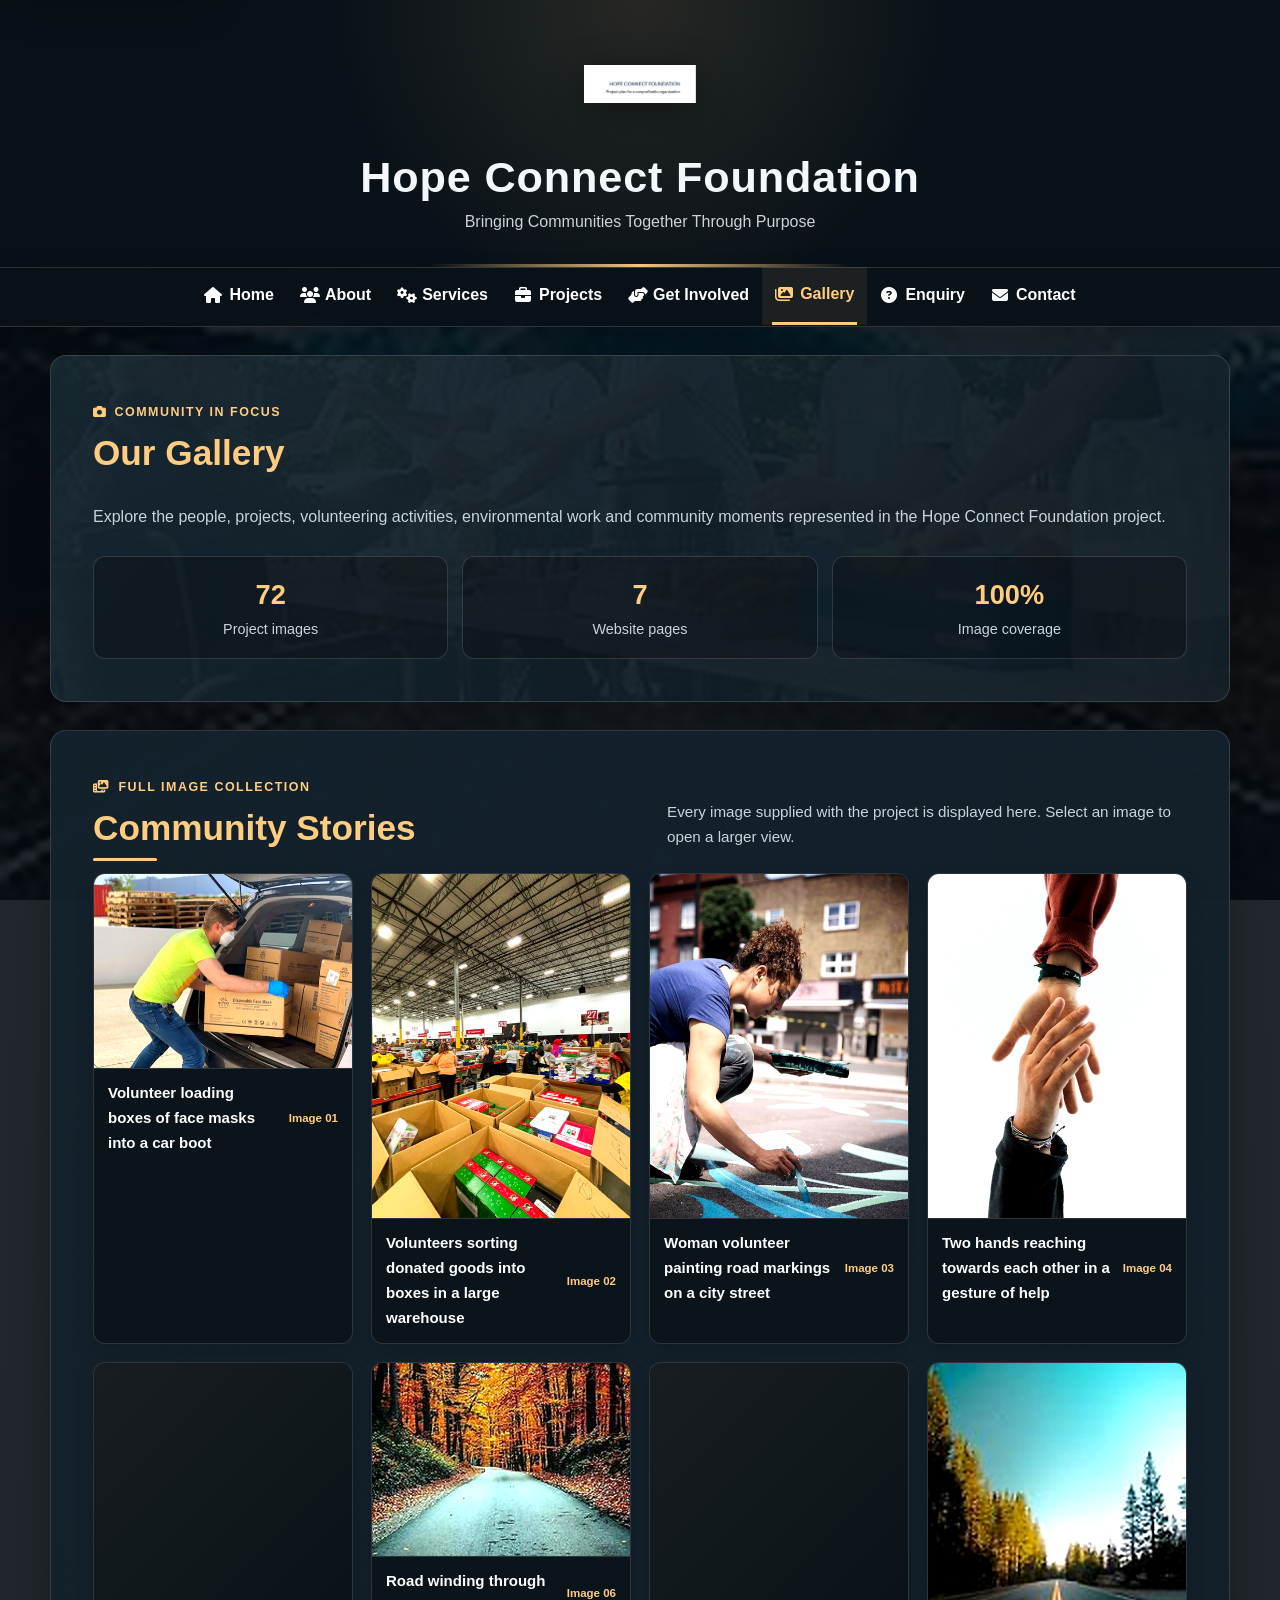
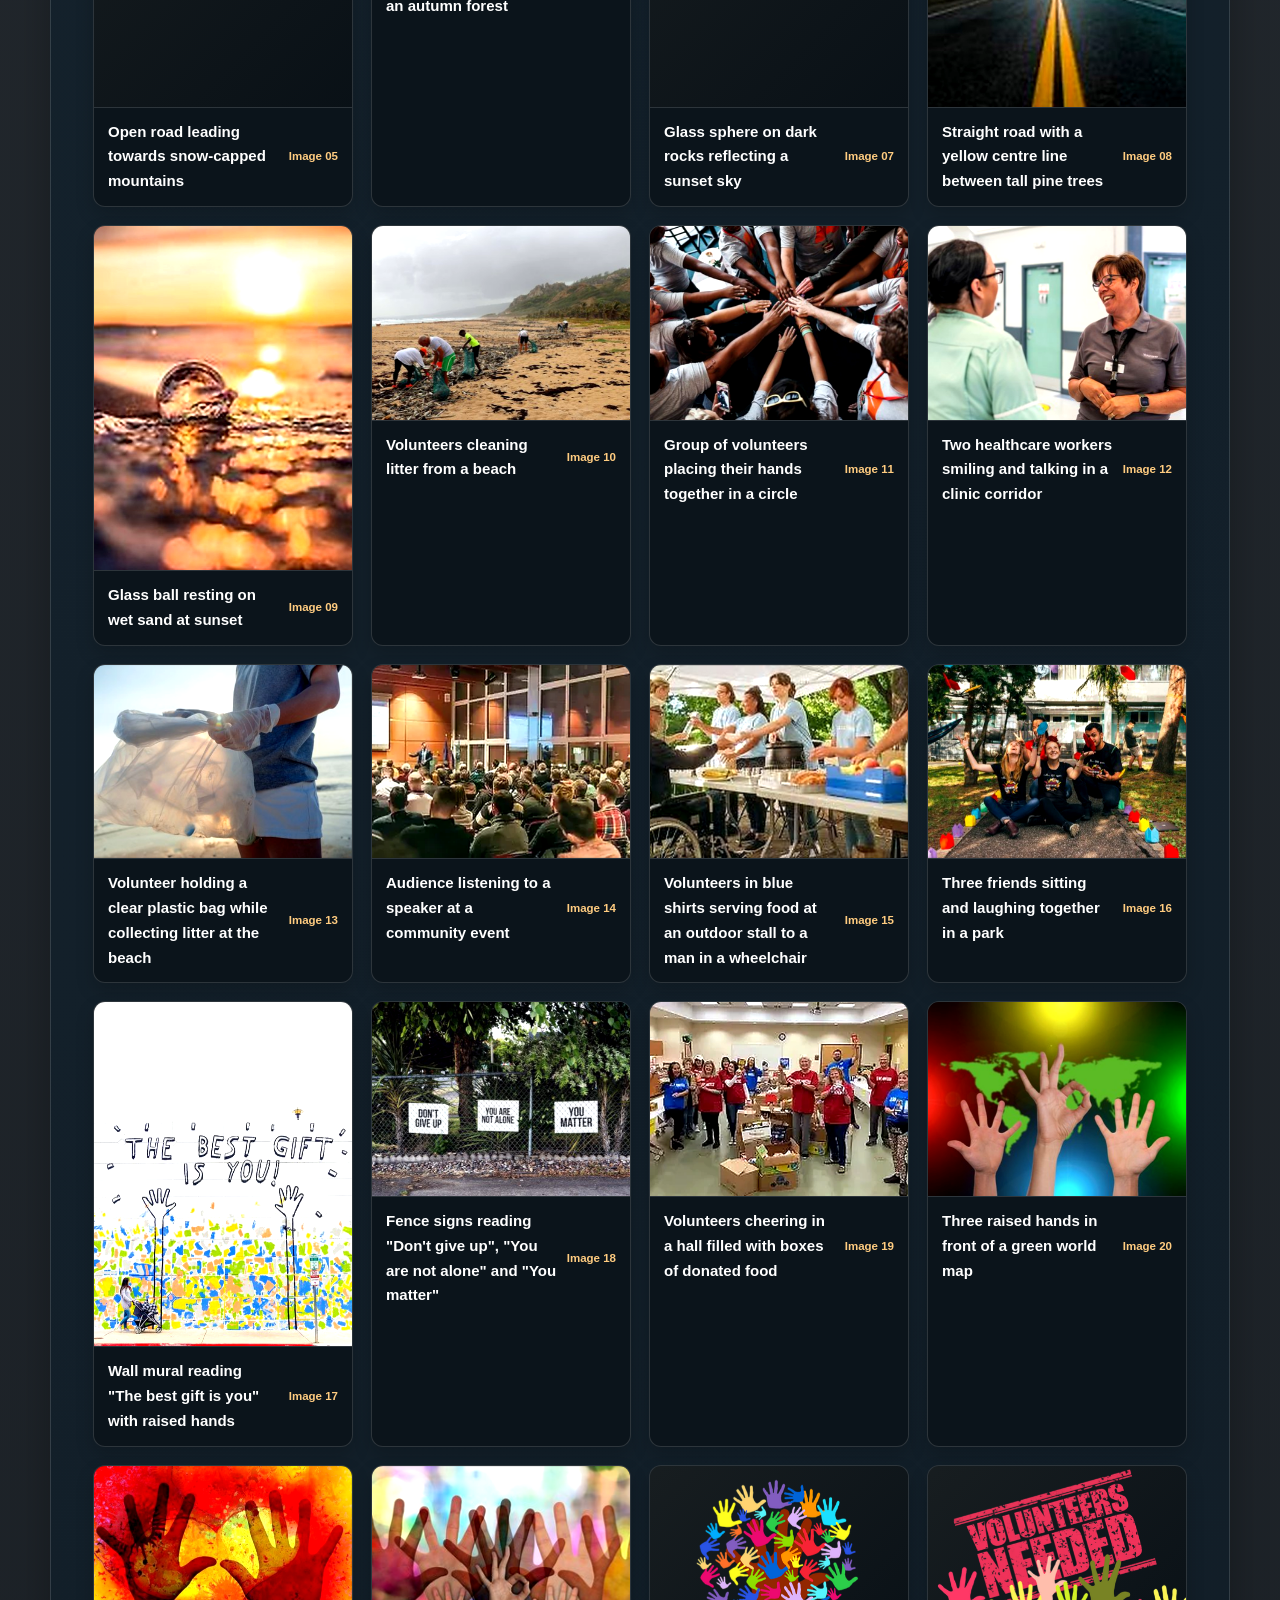
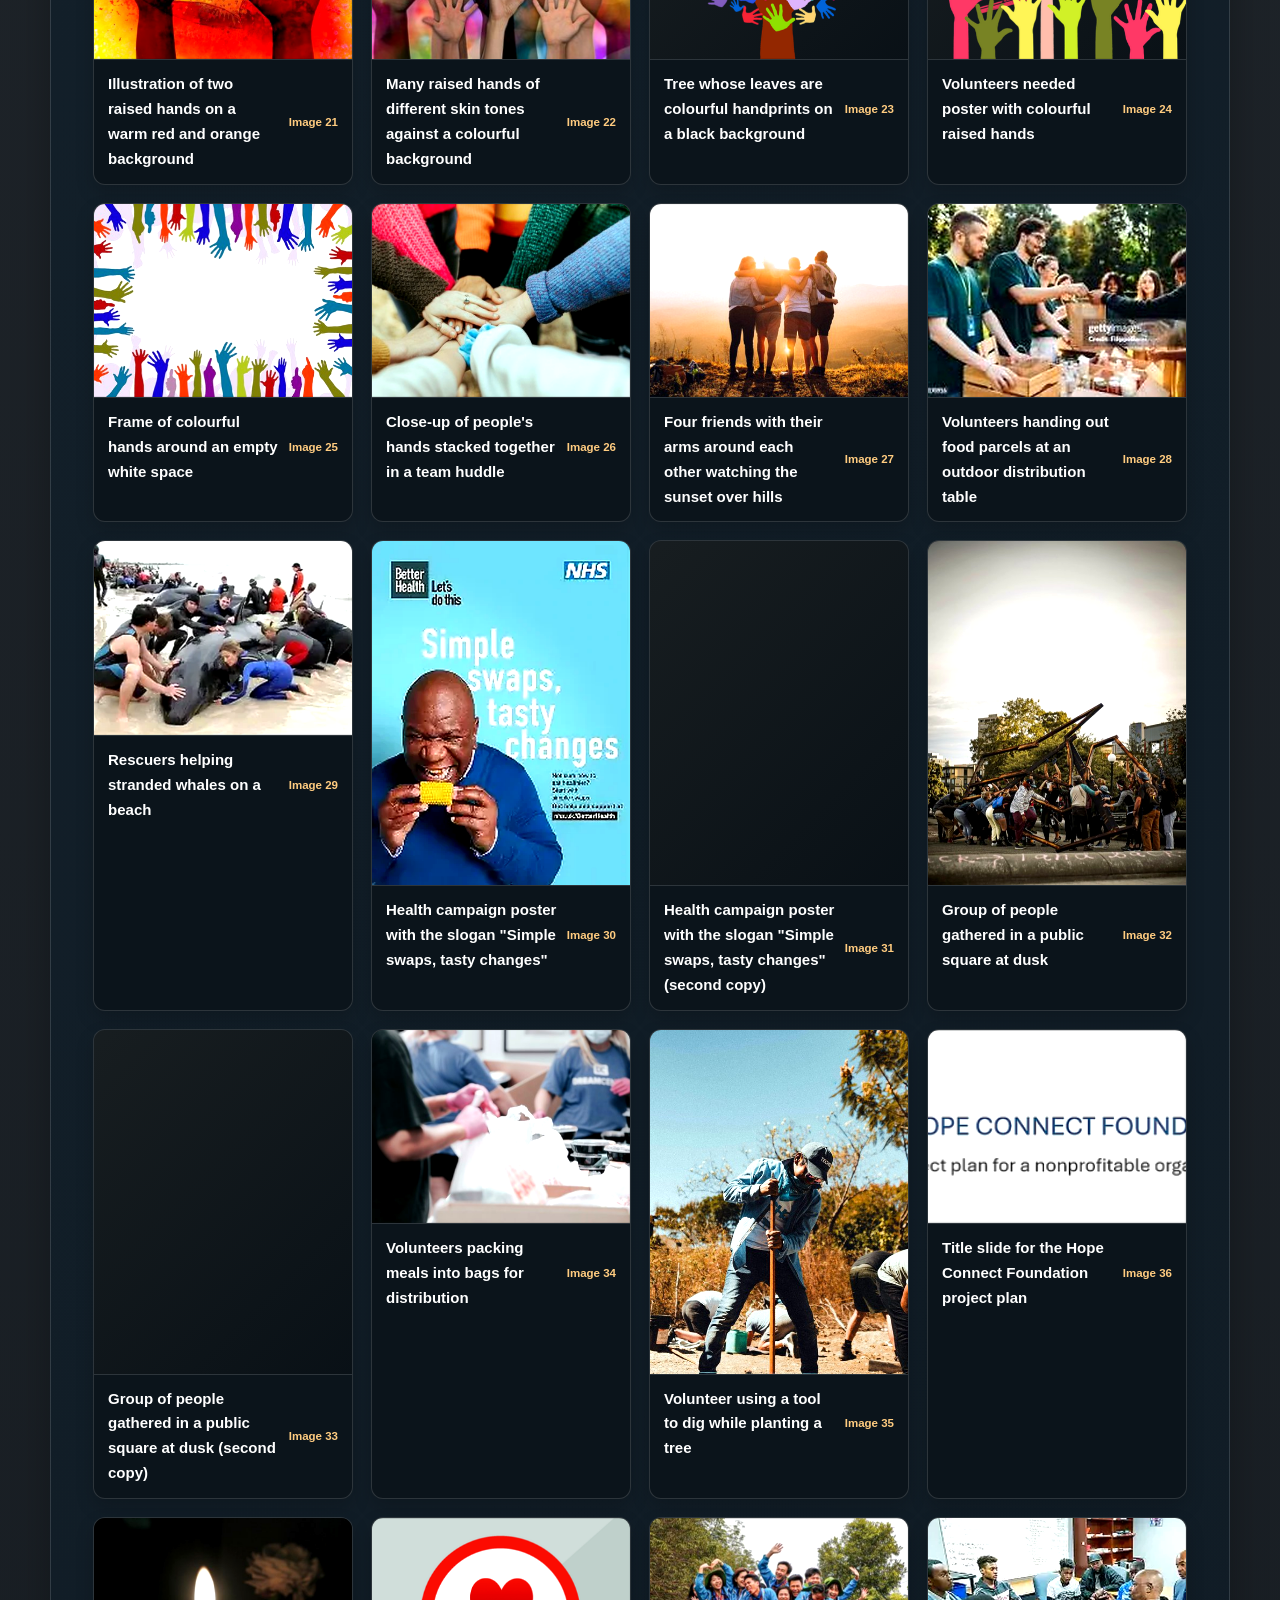
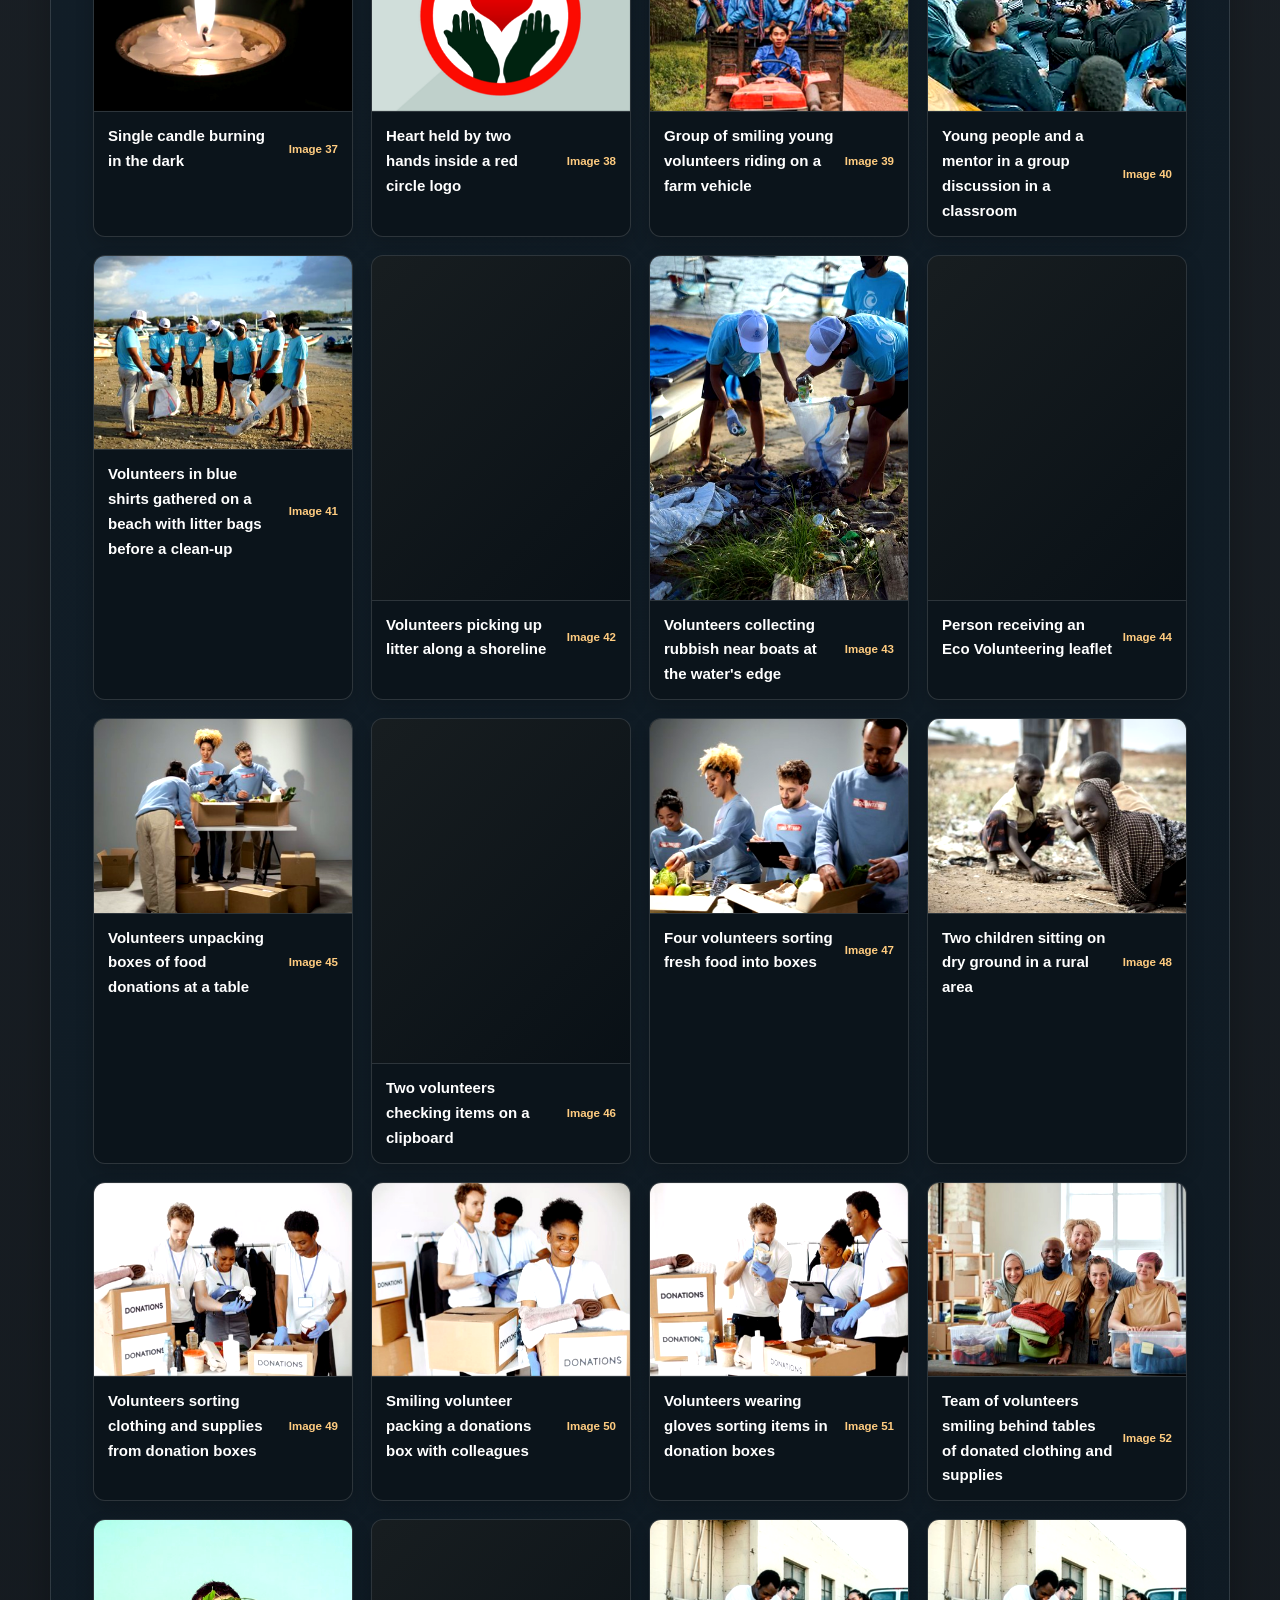
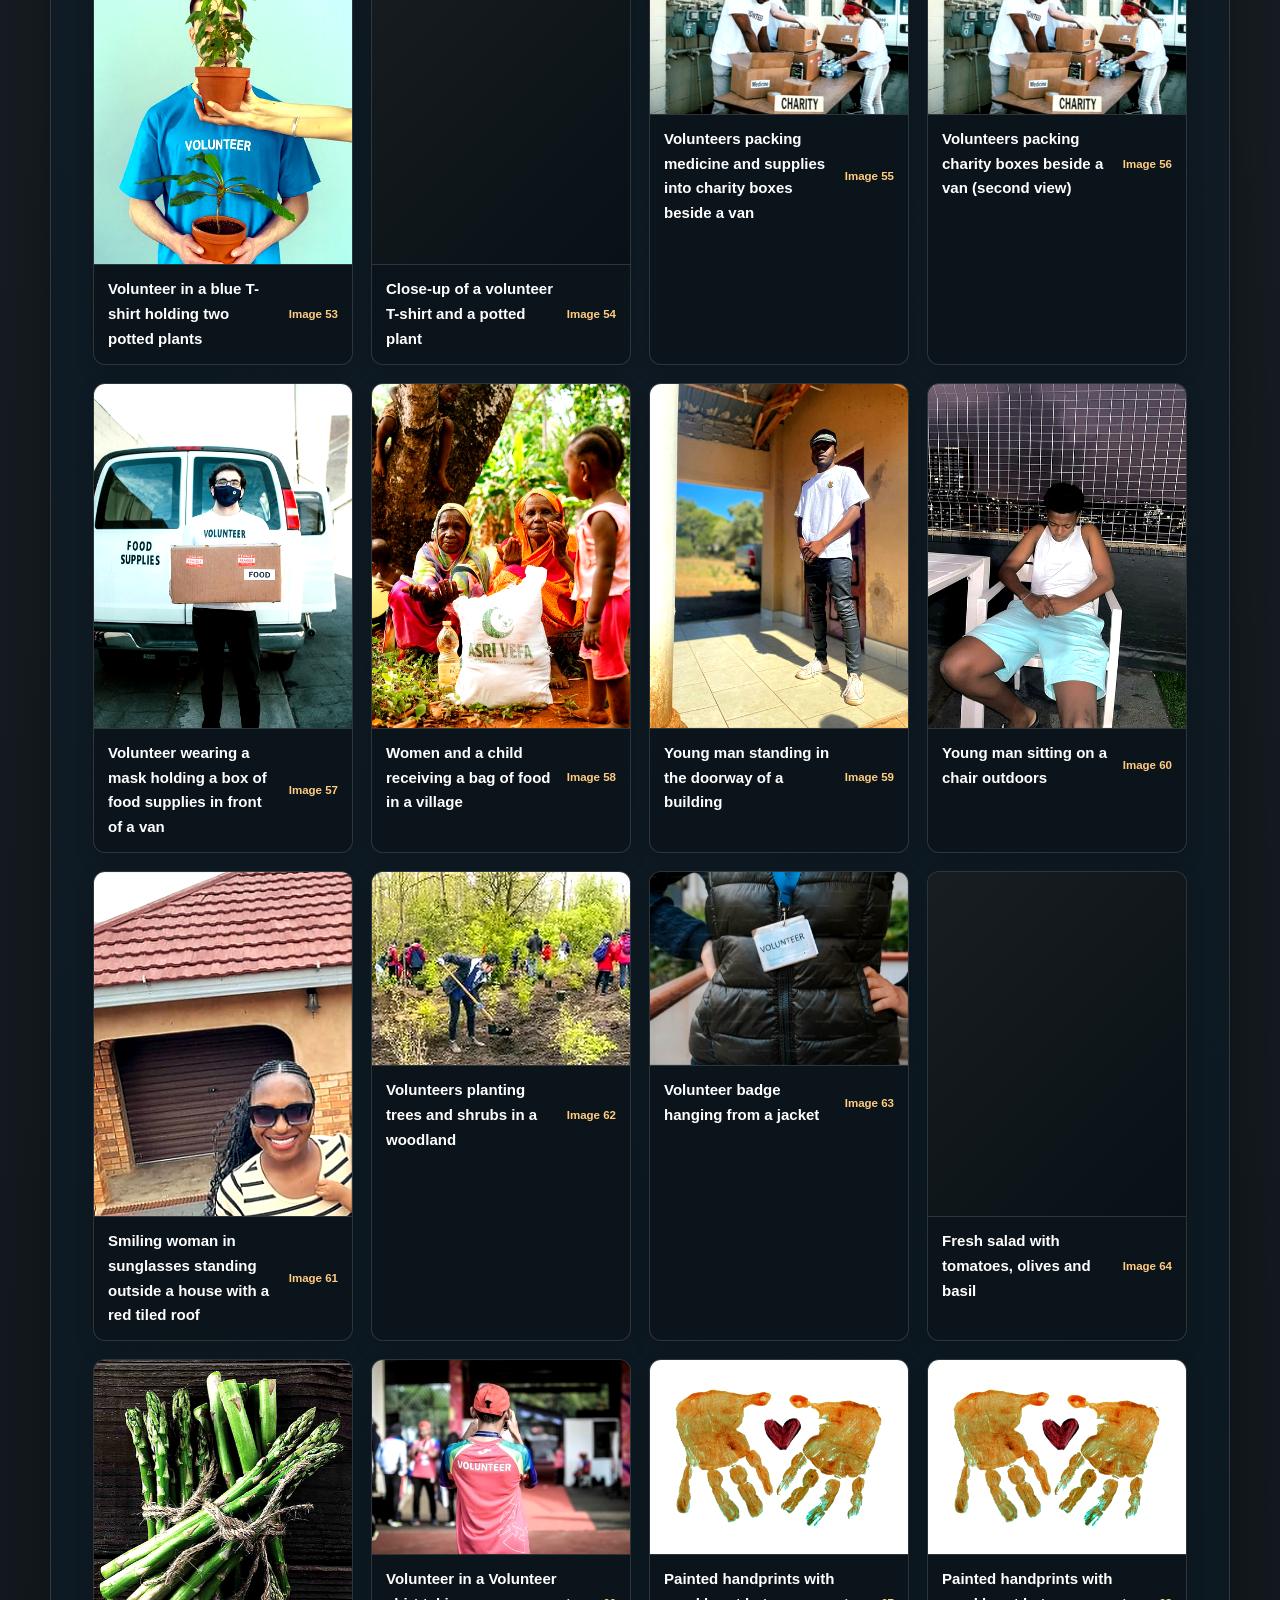
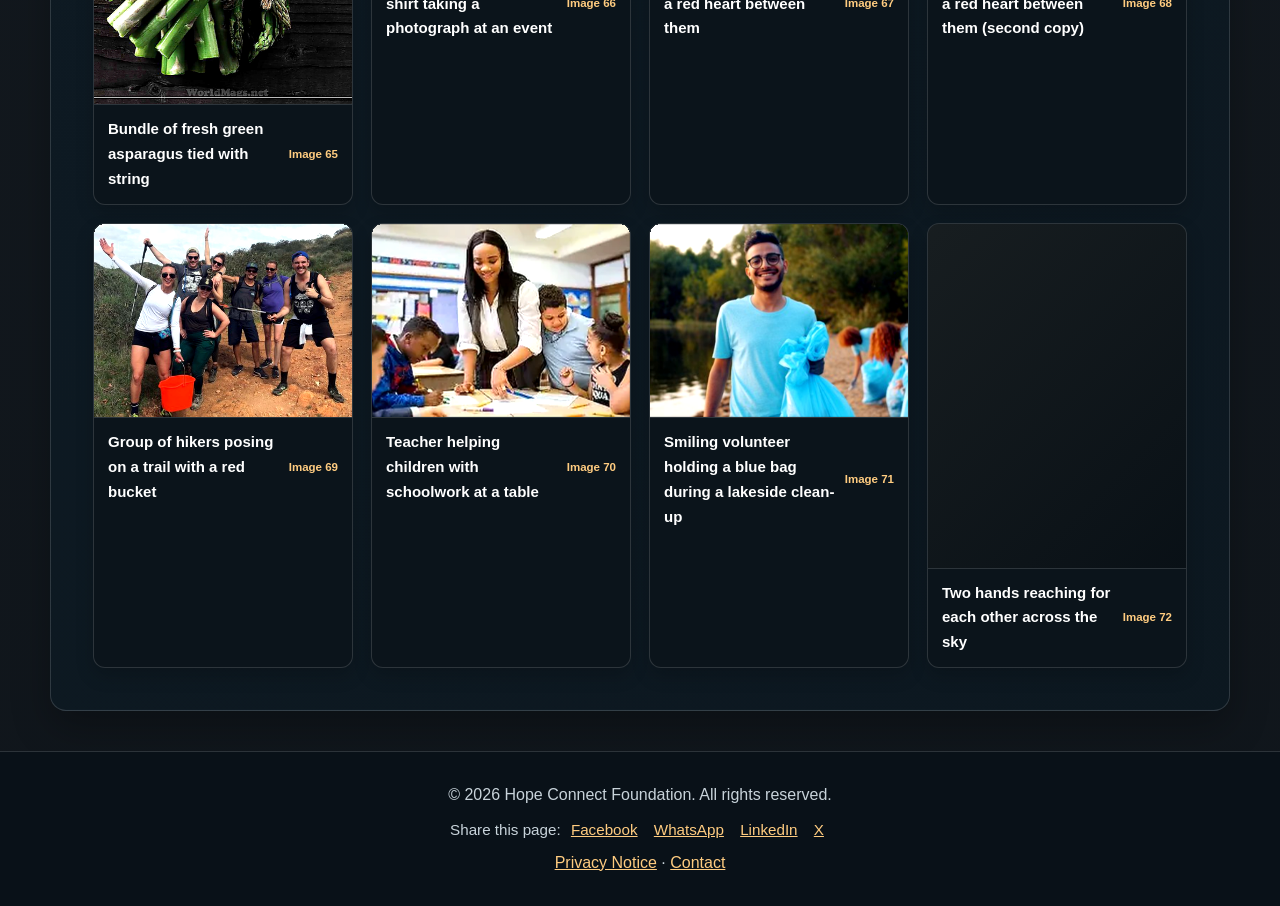
<file: gallery.html>
<!DOCTYPE html>
<html lang="en-ZA">
<head>
<meta charset="UTF-8">
<meta name="viewport" content="width=device-width, initial-scale=1.0">
<title>Gallery | Hope Connect Foundation</title>
  <meta name="description" content="Photo gallery of volunteers, clean-ups, food drives and community moments from the Hope Connect Foundation project in South Africa.">
  <meta name="keywords" content="volunteer photos, community clean-up gallery, food drive photos, charity gallery">
  <meta name="author" content="Hope Connect Foundation">
  <meta name="robots" content="index, follow">
  <meta name="theme-color" content="#0b141b">
  <link rel="canonical" href="https://ramabushac.github.io/st10502254wede5020/gallery.html">
  <meta property="og:type" content="website">
  <meta property="og:site_name" content="Hope Connect Foundation">
  <meta property="og:locale" content="en_ZA">
  <meta property="og:title" content="Gallery | Hope Connect Foundation">
  <meta property="og:description" content="Photo gallery of volunteers, clean-ups, food drives and community moments from the Hope Connect Foundation project in South Africa.">
  <meta property="og:url" content="https://ramabushac.github.io/st10502254wede5020/gallery.html">
  <meta property="og:image" content="https://ramabushac.github.io/st10502254wede5020/images/responsive/hope-connect-group-volunteers-placing-hands-together-circle-960.jpg">
  <meta property="og:image:alt" content="Volunteers placing their hands together in a circle">
  <meta name="twitter:image" content="https://ramabushac.github.io/st10502254wede5020/images/responsive/hope-connect-group-volunteers-placing-hands-together-circle-960.jpg">
  <meta name="twitter:card" content="summary_large_image">
<link rel="stylesheet" href="https://cdnjs.cloudflare.com/ajax/libs/font-awesome/6.5.2/css/all.min.css">
<link rel="icon" href="favicon.svg" type="image/svg+xml">
  <link rel="stylesheet" href="css/style.css">
</head>
<body>
  <a class="skip-link" href="#main-content">Skip to main content</a>

<header>
  <div class="header-content">
    <img src="images/hope-connect-title-slide-hope-connect-foundation-project.png" alt="Hope Connect Foundation Logo" srcset="images/responsive/hope-connect-title-slide-hope-connect-foundation-project-480.png 480w, images/responsive/hope-connect-title-slide-hope-connect-foundation-project-960.png 960w" sizes="(max-width: 767px) 100vw, (max-width: 1023px) 50vw, 25vw">
    <p class="site-title">Hope Connect Foundation</p>
    <p>Bringing Communities Together Through Purpose</p>
  </div>
</header>

<nav class="site-nav" aria-label="Main navigation">
  <div class="nav-inner">
    <a href="index.html" data-page="index.html"><i class="fas fa-home" aria-hidden="true"></i><span>Home</span></a>
    <a href="about.html" data-page="about.html"><i class="fas fa-users" aria-hidden="true"></i><span>About</span></a>
    <a href="services.html" data-page="services.html"><i class="fas fa-cogs" aria-hidden="true"></i><span>Services</span></a>
    <a href="projects.html" data-page="projects.html"><i class="fas fa-briefcase" aria-hidden="true"></i><span>Projects</span></a>
    <a href="get-involved.html" data-page="get-involved.html"><i class="fas fa-hands-helping" aria-hidden="true"></i><span>Get Involved</span></a>
    <a href="gallery.html" data-page="gallery.html"><i class="fas fa-images" aria-hidden="true"></i><span>Gallery</span></a>
    <a href="enquiry.html" data-page="enquiry.html"><i class="fas fa-question-circle" aria-hidden="true"></i><span>Enquiry</span></a>
    <a href="contact.html" data-page="contact.html"><i class="fas fa-envelope" aria-hidden="true"></i><span>Contact</span></a>
  </div>
</nav>

<main id="main-content">
  <section class="gallery-intro section">
    <span class="eyebrow"><i class="fas fa-camera" aria-hidden="true"></i> Community in focus</span>
    <h1 class="page-title">Our Gallery</h1>
    <p>Explore the people, projects, volunteering activities, environmental work and community moments represented in the Hope Connect Foundation project.</p>
    <div class="gallery-stats" aria-label="Gallery statistics">
      <div><strong>72</strong><span>Project images</span></div>
      <div><strong>7</strong><span>Website pages</span></div>
      <div><strong>100%</strong><span>Image coverage</span></div>
    </div>
  </section>

  <section class="section gallery-showcase">
    <div class="section-heading">
      <div>
        <span class="eyebrow"><i class="fas fa-photo-video" aria-hidden="true"></i> Full image collection</span>
        <h2>Community Stories</h2>
      </div>
      <p class="gallery-note">Every image supplied with the project is displayed here. Select an image to open a larger view.</p>
    </div>
    <div class="gallery gallery-all">
      <figure class="gallery-card" data-index="0">
        <a href="images/hope-connect-volunteer-loading-boxes-face-masks-car.jpg" class="gallery-link" data-caption="Volunteer loading boxes of face masks into a car boot">
          <img src="images/hope-connect-volunteer-loading-boxes-face-masks-car.jpg" alt="Volunteer loading boxes of face masks into a car boot" loading="lazy" decoding="async" srcset="images/responsive/hope-connect-volunteer-loading-boxes-face-masks-car-480.jpg 480w, images/responsive/hope-connect-volunteer-loading-boxes-face-masks-car-960.jpg 960w, images/responsive/hope-connect-volunteer-loading-boxes-face-masks-car-1440.jpg 1440w" sizes="(max-width: 767px) 100vw, (max-width: 1023px) 50vw, 25vw">
        </a>
        <figcaption><span>Volunteer loading boxes of face masks into a car boot</span><small>Image 01</small></figcaption>
      </figure>
      <figure class="gallery-card" data-index="1">
        <a href="images/hope-connect-volunteers-sorting-donated-goods-boxes-large.jpg" class="gallery-link" data-caption="Volunteers sorting donated goods into boxes in a large warehouse">
          <img src="images/hope-connect-volunteers-sorting-donated-goods-boxes-large.jpg" alt="Volunteers sorting donated goods into boxes in a large warehouse" loading="lazy" decoding="async" srcset="images/responsive/hope-connect-volunteers-sorting-donated-goods-boxes-large-480.jpg 480w, images/responsive/hope-connect-volunteers-sorting-donated-goods-boxes-large-960.jpg 960w, images/responsive/hope-connect-volunteers-sorting-donated-goods-boxes-large-1440.jpg 1440w" sizes="(max-width: 767px) 100vw, (max-width: 1023px) 50vw, 25vw">
        </a>
        <figcaption><span>Volunteers sorting donated goods into boxes in a large warehouse</span><small>Image 02</small></figcaption>
      </figure>
      <figure class="gallery-card" data-index="2">
        <a href="images/hope-connect-woman-volunteer-painting-road-markings-city.jpg" class="gallery-link" data-caption="Woman volunteer painting road markings on a city street">
          <img src="images/hope-connect-woman-volunteer-painting-road-markings-city.jpg" alt="Woman volunteer painting road markings on a city street" loading="lazy" decoding="async" srcset="images/responsive/hope-connect-woman-volunteer-painting-road-markings-city-480.jpg 480w, images/responsive/hope-connect-woman-volunteer-painting-road-markings-city-960.jpg 960w, images/responsive/hope-connect-woman-volunteer-painting-road-markings-city-1440.jpg 1440w" sizes="(max-width: 767px) 100vw, (max-width: 1023px) 50vw, 25vw">
        </a>
        <figcaption><span>Woman volunteer painting road markings on a city street</span><small>Image 03</small></figcaption>
      </figure>
      <figure class="gallery-card" data-index="3">
        <a href="images/hope-connect-two-hands-reaching-towards-each-other.jpg" class="gallery-link" data-caption="Two hands reaching towards each other in a gesture of help">
          <img src="images/hope-connect-two-hands-reaching-towards-each-other.jpg" alt="Two hands reaching towards each other in a gesture of help" loading="lazy" decoding="async" srcset="images/responsive/hope-connect-two-hands-reaching-towards-each-other-480.jpg 480w, images/responsive/hope-connect-two-hands-reaching-towards-each-other-960.jpg 960w, images/responsive/hope-connect-two-hands-reaching-towards-each-other-1440.jpg 1440w" sizes="(max-width: 767px) 100vw, (max-width: 1023px) 50vw, 25vw">
        </a>
        <figcaption><span>Two hands reaching towards each other in a gesture of help</span><small>Image 04</small></figcaption>
      </figure>
      <figure class="gallery-card" data-index="4">
        <a href="images/hope-connect-open-road-leading-towards-snow-capped.webp" class="gallery-link" data-caption="Open road leading towards snow-capped mountains">
          <img src="images/hope-connect-open-road-leading-towards-snow-capped.webp" alt="Open road leading towards snow-capped mountains" loading="lazy" decoding="async" srcset="images/responsive/hope-connect-open-road-leading-towards-snow-capped-480.webp 480w, images/responsive/hope-connect-open-road-leading-towards-snow-capped-960.webp 960w" sizes="(max-width: 767px) 100vw, (max-width: 1023px) 50vw, 25vw">
        </a>
        <figcaption><span>Open road leading towards snow-capped mountains</span><small>Image 05</small></figcaption>
      </figure>
      <figure class="gallery-card" data-index="5">
        <a href="images/hope-connect-road-winding-through-autumn-forest.jpeg" class="gallery-link" data-caption="Road winding through an autumn forest">
          <img src="images/hope-connect-road-winding-through-autumn-forest.jpeg" alt="Road winding through an autumn forest" loading="lazy" decoding="async" srcset="images/responsive/hope-connect-road-winding-through-autumn-forest-480.jpeg 480w, images/responsive/hope-connect-road-winding-through-autumn-forest-960.jpeg 960w" sizes="(max-width: 767px) 100vw, (max-width: 1023px) 50vw, 25vw">
        </a>
        <figcaption><span>Road winding through an autumn forest</span><small>Image 06</small></figcaption>
      </figure>
      <figure class="gallery-card" data-index="6">
        <a href="images/hope-connect-glass-sphere-dark-rocks-reflecting-sunset.webp" class="gallery-link" data-caption="Glass sphere on dark rocks reflecting a sunset sky">
          <img src="images/hope-connect-glass-sphere-dark-rocks-reflecting-sunset.webp" alt="Glass sphere on dark rocks reflecting a sunset sky" loading="lazy" decoding="async" srcset="images/responsive/hope-connect-glass-sphere-dark-rocks-reflecting-sunset-480.webp 480w, images/responsive/hope-connect-glass-sphere-dark-rocks-reflecting-sunset-960.webp 960w" sizes="(max-width: 767px) 100vw, (max-width: 1023px) 50vw, 25vw">
        </a>
        <figcaption><span>Glass sphere on dark rocks reflecting a sunset sky</span><small>Image 07</small></figcaption>
      </figure>
      <figure class="gallery-card" data-index="7">
        <a href="images/hope-connect-straight-road-yellow-centre-line-tall.jpeg" class="gallery-link" data-caption="Straight road with a yellow centre line between tall pine trees">
          <img src="images/hope-connect-straight-road-yellow-centre-line-tall.jpeg" alt="Straight road with a yellow centre line between tall pine trees" loading="lazy" decoding="async" srcset="images/responsive/hope-connect-straight-road-yellow-centre-line-tall-480.jpeg 480w, images/responsive/hope-connect-straight-road-yellow-centre-line-tall-960.jpeg 960w" sizes="(max-width: 767px) 100vw, (max-width: 1023px) 50vw, 25vw">
        </a>
        <figcaption><span>Straight road with a yellow centre line between tall pine trees</span><small>Image 08</small></figcaption>
      </figure>
      <figure class="gallery-card" data-index="8">
        <a href="images/hope-connect-glass-ball-resting-wet-sand-sunset.jpeg" class="gallery-link" data-caption="Glass ball resting on wet sand at sunset">
          <img src="images/hope-connect-glass-ball-resting-wet-sand-sunset.jpeg" alt="Glass ball resting on wet sand at sunset" loading="lazy" decoding="async" srcset="images/responsive/hope-connect-glass-ball-resting-wet-sand-sunset-480.jpeg 480w, images/responsive/hope-connect-glass-ball-resting-wet-sand-sunset-960.jpeg 960w" sizes="(max-width: 767px) 100vw, (max-width: 1023px) 50vw, 25vw">
        </a>
        <figcaption><span>Glass ball resting on wet sand at sunset</span><small>Image 09</small></figcaption>
      </figure>
      <figure class="gallery-card" data-index="9">
        <a href="images/hope-connect-volunteers-cleaning-litter-beach.jpg" class="gallery-link" data-caption="Volunteers cleaning litter from a beach">
          <img src="images/hope-connect-volunteers-cleaning-litter-beach.jpg" alt="Volunteers cleaning litter from a beach" loading="lazy" decoding="async" srcset="images/responsive/hope-connect-volunteers-cleaning-litter-beach-480.jpg 480w, images/responsive/hope-connect-volunteers-cleaning-litter-beach-960.jpg 960w, images/responsive/hope-connect-volunteers-cleaning-litter-beach-1440.jpg 1440w" sizes="(max-width: 767px) 100vw, (max-width: 1023px) 50vw, 25vw">
        </a>
        <figcaption><span>Volunteers cleaning litter from a beach</span><small>Image 10</small></figcaption>
      </figure>
      <figure class="gallery-card" data-index="10">
        <a href="images/hope-connect-group-volunteers-placing-hands-together-circle.jpg" class="gallery-link" data-caption="Group of volunteers placing their hands together in a circle">
          <img src="images/hope-connect-group-volunteers-placing-hands-together-circle.jpg" alt="Group of volunteers placing their hands together in a circle" loading="lazy" decoding="async" srcset="images/responsive/hope-connect-group-volunteers-placing-hands-together-circle-480.jpg 480w, images/responsive/hope-connect-group-volunteers-placing-hands-together-circle-960.jpg 960w, images/responsive/hope-connect-group-volunteers-placing-hands-together-circle-1440.jpg 1440w" sizes="(max-width: 767px) 100vw, (max-width: 1023px) 50vw, 25vw">
        </a>
        <figcaption><span>Group of volunteers placing their hands together in a circle</span><small>Image 11</small></figcaption>
      </figure>
      <figure class="gallery-card" data-index="11">
        <a href="images/hope-connect-two-healthcare-workers-smiling-talking-clinic.jpg" class="gallery-link" data-caption="Two healthcare workers smiling and talking in a clinic corridor">
          <img src="images/hope-connect-two-healthcare-workers-smiling-talking-clinic.jpg" alt="Two healthcare workers smiling and talking in a clinic corridor" loading="lazy" decoding="async" srcset="images/responsive/hope-connect-two-healthcare-workers-smiling-talking-clinic-480.jpg 480w, images/responsive/hope-connect-two-healthcare-workers-smiling-talking-clinic-960.jpg 960w, images/responsive/hope-connect-two-healthcare-workers-smiling-talking-clinic-1440.jpg 1440w" sizes="(max-width: 767px) 100vw, (max-width: 1023px) 50vw, 25vw">
        </a>
        <figcaption><span>Two healthcare workers smiling and talking in a clinic corridor</span><small>Image 12</small></figcaption>
      </figure>
      <figure class="gallery-card" data-index="12">
        <a href="images/hope-connect-volunteer-holding-clear-plastic-bag-collecting.jpg" class="gallery-link" data-caption="Volunteer holding a clear plastic bag while collecting litter at the beach">
          <img src="images/hope-connect-volunteer-holding-clear-plastic-bag-collecting.jpg" alt="Volunteer holding a clear plastic bag while collecting litter at the beach" loading="lazy" decoding="async" srcset="images/responsive/hope-connect-volunteer-holding-clear-plastic-bag-collecting-480.jpg 480w, images/responsive/hope-connect-volunteer-holding-clear-plastic-bag-collecting-960.jpg 960w, images/responsive/hope-connect-volunteer-holding-clear-plastic-bag-collecting-1440.jpg 1440w" sizes="(max-width: 767px) 100vw, (max-width: 1023px) 50vw, 25vw">
        </a>
        <figcaption><span>Volunteer holding a clear plastic bag while collecting litter at the beach</span><small>Image 13</small></figcaption>
      </figure>
      <figure class="gallery-card" data-index="13">
        <a href="images/hope-connect-audience-listening-speaker-community-event.webp" class="gallery-link" data-caption="Audience listening to a speaker at a community event">
          <img src="images/hope-connect-audience-listening-speaker-community-event.webp" alt="Audience listening to a speaker at a community event" loading="lazy" decoding="async" srcset="images/responsive/hope-connect-audience-listening-speaker-community-event-480.webp 480w, images/responsive/hope-connect-audience-listening-speaker-community-event-960.webp 960w" sizes="(max-width: 767px) 100vw, (max-width: 1023px) 50vw, 25vw">
        </a>
        <figcaption><span>Audience listening to a speaker at a community event</span><small>Image 14</small></figcaption>
      </figure>
      <figure class="gallery-card" data-index="14">
        <a href="images/hope-connect-volunteers-blue-shirts-serving-food-outdoor.jpeg" class="gallery-link" data-caption="Volunteers in blue shirts serving food at an outdoor stall to a man in a wheelchair">
          <img src="images/hope-connect-volunteers-blue-shirts-serving-food-outdoor.jpeg" alt="Volunteers in blue shirts serving food at an outdoor stall to a man in a wheelchair" loading="lazy" decoding="async" srcset="images/responsive/hope-connect-volunteers-blue-shirts-serving-food-outdoor-480.jpeg 480w, images/responsive/hope-connect-volunteers-blue-shirts-serving-food-outdoor-960.jpeg 960w" sizes="(max-width: 767px) 100vw, (max-width: 1023px) 50vw, 25vw">
        </a>
        <figcaption><span>Volunteers in blue shirts serving food at an outdoor stall to a man in a wheelchair</span><small>Image 15</small></figcaption>
      </figure>
      <figure class="gallery-card" data-index="15">
        <a href="images/hope-connect-three-friends-sitting-laughing-together-park.jpg" class="gallery-link" data-caption="Three friends sitting and laughing together in a park">
          <img src="images/hope-connect-three-friends-sitting-laughing-together-park.jpg" alt="Three friends sitting and laughing together in a park" loading="lazy" decoding="async" srcset="images/responsive/hope-connect-three-friends-sitting-laughing-together-park-480.jpg 480w, images/responsive/hope-connect-three-friends-sitting-laughing-together-park-960.jpg 960w, images/responsive/hope-connect-three-friends-sitting-laughing-together-park-1440.jpg 1440w" sizes="(max-width: 767px) 100vw, (max-width: 1023px) 50vw, 25vw">
        </a>
        <figcaption><span>Three friends sitting and laughing together in a park</span><small>Image 16</small></figcaption>
      </figure>
      <figure class="gallery-card" data-index="16">
        <a href="images/hope-connect-wall-mural-reading-best-gift-you.jpg" class="gallery-link" data-caption="Wall mural reading &quot;The best gift is you&quot; with raised hands">
          <img src="images/hope-connect-wall-mural-reading-best-gift-you.jpg" alt="Wall mural reading &quot;The best gift is you&quot; with raised hands" loading="lazy" decoding="async" srcset="images/responsive/hope-connect-wall-mural-reading-best-gift-you-480.jpg 480w, images/responsive/hope-connect-wall-mural-reading-best-gift-you-960.jpg 960w, images/responsive/hope-connect-wall-mural-reading-best-gift-you-1440.jpg 1440w" sizes="(max-width: 767px) 100vw, (max-width: 1023px) 50vw, 25vw">
        </a>
        <figcaption><span>Wall mural reading &quot;The best gift is you&quot; with raised hands</span><small>Image 17</small></figcaption>
      </figure>
      <figure class="gallery-card" data-index="17">
        <a href="images/hope-connect-fence-signs-reading-dont-give.jpg" class="gallery-link" data-caption="Fence signs reading &quot;Don't give up&quot;, &quot;You are not alone&quot; and &quot;You matter&quot;">
          <img src="images/hope-connect-fence-signs-reading-dont-give.jpg" alt="Fence signs reading &quot;Don't give up&quot;, &quot;You are not alone&quot; and &quot;You matter&quot;" loading="lazy" decoding="async" srcset="images/responsive/hope-connect-fence-signs-reading-dont-give-480.jpg 480w, images/responsive/hope-connect-fence-signs-reading-dont-give-960.jpg 960w, images/responsive/hope-connect-fence-signs-reading-dont-give-1440.jpg 1440w" sizes="(max-width: 767px) 100vw, (max-width: 1023px) 50vw, 25vw">
        </a>
        <figcaption><span>Fence signs reading &quot;Don't give up&quot;, &quot;You are not alone&quot; and &quot;You matter&quot;</span><small>Image 18</small></figcaption>
      </figure>
      <figure class="gallery-card" data-index="18">
        <a href="images/hope-connect-volunteers-cheering-hall-filled-boxes-donated.webp" class="gallery-link" data-caption="Volunteers cheering in a hall filled with boxes of donated food">
          <img src="images/hope-connect-volunteers-cheering-hall-filled-boxes-donated.webp" alt="Volunteers cheering in a hall filled with boxes of donated food" loading="lazy" decoding="async" srcset="images/responsive/hope-connect-volunteers-cheering-hall-filled-boxes-donated-480.webp 480w, images/responsive/hope-connect-volunteers-cheering-hall-filled-boxes-donated-960.webp 960w" sizes="(max-width: 767px) 100vw, (max-width: 1023px) 50vw, 25vw">
        </a>
        <figcaption><span>Volunteers cheering in a hall filled with boxes of donated food</span><small>Image 19</small></figcaption>
      </figure>
      <figure class="gallery-card" data-index="19">
        <a href="images/hope-connect-three-raised-hands-green-world-map.jpg" class="gallery-link" data-caption="Three raised hands in front of a green world map">
          <img src="images/hope-connect-three-raised-hands-green-world-map.jpg" alt="Three raised hands in front of a green world map" loading="lazy" decoding="async" srcset="images/responsive/hope-connect-three-raised-hands-green-world-map-480.jpg 480w, images/responsive/hope-connect-three-raised-hands-green-world-map-960.jpg 960w, images/responsive/hope-connect-three-raised-hands-green-world-map-1440.jpg 1440w" sizes="(max-width: 767px) 100vw, (max-width: 1023px) 50vw, 25vw">
        </a>
        <figcaption><span>Three raised hands in front of a green world map</span><small>Image 20</small></figcaption>
      </figure>
      <figure class="gallery-card" data-index="20">
        <a href="images/hope-connect-illustration-two-raised-hands-warm-red.jpg" class="gallery-link" data-caption="Illustration of two raised hands on a warm red and orange background">
          <img src="images/hope-connect-illustration-two-raised-hands-warm-red.jpg" alt="Illustration of two raised hands on a warm red and orange background" loading="lazy" decoding="async" srcset="images/responsive/hope-connect-illustration-two-raised-hands-warm-red-480.jpg 480w, images/responsive/hope-connect-illustration-two-raised-hands-warm-red-960.jpg 960w, images/responsive/hope-connect-illustration-two-raised-hands-warm-red-1440.jpg 1440w" sizes="(max-width: 767px) 100vw, (max-width: 1023px) 50vw, 25vw">
        </a>
        <figcaption><span>Illustration of two raised hands on a warm red and orange background</span><small>Image 21</small></figcaption>
      </figure>
      <figure class="gallery-card" data-index="21">
        <a href="images/hope-connect-many-raised-hands-different-skin-tones.jpg" class="gallery-link" data-caption="Many raised hands of different skin tones against a colourful background">
          <img src="images/hope-connect-many-raised-hands-different-skin-tones.jpg" alt="Many raised hands of different skin tones against a colourful background" loading="lazy" decoding="async" srcset="images/responsive/hope-connect-many-raised-hands-different-skin-tones-480.jpg 480w, images/responsive/hope-connect-many-raised-hands-different-skin-tones-960.jpg 960w, images/responsive/hope-connect-many-raised-hands-different-skin-tones-1440.jpg 1440w" sizes="(max-width: 767px) 100vw, (max-width: 1023px) 50vw, 25vw">
        </a>
        <figcaption><span>Many raised hands of different skin tones against a colourful background</span><small>Image 22</small></figcaption>
      </figure>
      <figure class="gallery-card" data-index="22">
        <a href="images/hope-connect-tree-whose-leaves-colourful-handprints-black.png" class="gallery-link" data-caption="Tree whose leaves are colourful handprints on a black background">
          <img src="images/hope-connect-tree-whose-leaves-colourful-handprints-black.png" alt="Tree whose leaves are colourful handprints on a black background" loading="lazy" decoding="async" srcset="images/responsive/hope-connect-tree-whose-leaves-colourful-handprints-black-480.png 480w, images/responsive/hope-connect-tree-whose-leaves-colourful-handprints-black-960.png 960w, images/responsive/hope-connect-tree-whose-leaves-colourful-handprints-black-1440.png 1440w" sizes="(max-width: 767px) 100vw, (max-width: 1023px) 50vw, 25vw">
        </a>
        <figcaption><span>Tree whose leaves are colourful handprints on a black background</span><small>Image 23</small></figcaption>
      </figure>
      <figure class="gallery-card" data-index="23">
        <a href="images/hope-connect-volunteers-needed-poster-colourful-raised-hands.png" class="gallery-link" data-caption="Volunteers needed poster with colourful raised hands">
          <img src="images/hope-connect-volunteers-needed-poster-colourful-raised-hands.png" alt="Volunteers needed poster with colourful raised hands" loading="lazy" decoding="async" srcset="images/responsive/hope-connect-volunteers-needed-poster-colourful-raised-hands-480.png 480w, images/responsive/hope-connect-volunteers-needed-poster-colourful-raised-hands-960.png 960w, images/responsive/hope-connect-volunteers-needed-poster-colourful-raised-hands-1440.png 1440w" sizes="(max-width: 767px) 100vw, (max-width: 1023px) 50vw, 25vw">
        </a>
        <figcaption><span>Volunteers needed poster with colourful raised hands</span><small>Image 24</small></figcaption>
      </figure>
      <figure class="gallery-card" data-index="24">
        <a href="images/hope-connect-frame-colourful-hands-empty-white-space.jpg" class="gallery-link" data-caption="Frame of colourful hands around an empty white space">
          <img src="images/hope-connect-frame-colourful-hands-empty-white-space.jpg" alt="Frame of colourful hands around an empty white space" loading="lazy" decoding="async" srcset="images/responsive/hope-connect-frame-colourful-hands-empty-white-space-480.jpg 480w, images/responsive/hope-connect-frame-colourful-hands-empty-white-space-960.jpg 960w, images/responsive/hope-connect-frame-colourful-hands-empty-white-space-1440.jpg 1440w" sizes="(max-width: 767px) 100vw, (max-width: 1023px) 50vw, 25vw">
        </a>
        <figcaption><span>Frame of colourful hands around an empty white space</span><small>Image 25</small></figcaption>
      </figure>
      <figure class="gallery-card" data-index="25">
        <a href="images/hope-connect-close-up-peoples-hands-stacked.jpg" class="gallery-link" data-caption="Close-up of people's hands stacked together in a team huddle">
          <img src="images/hope-connect-close-up-peoples-hands-stacked.jpg" alt="Close-up of people's hands stacked together in a team huddle" loading="lazy" decoding="async" srcset="images/responsive/hope-connect-close-up-peoples-hands-stacked-480.jpg 480w, images/responsive/hope-connect-close-up-peoples-hands-stacked-960.jpg 960w, images/responsive/hope-connect-close-up-peoples-hands-stacked-1440.jpg 1440w" sizes="(max-width: 767px) 100vw, (max-width: 1023px) 50vw, 25vw">
        </a>
        <figcaption><span>Close-up of people's hands stacked together in a team huddle</span><small>Image 26</small></figcaption>
      </figure>
      <figure class="gallery-card" data-index="26">
        <a href="images/hope-connect-four-friends-arms-each-other-watching.jpg" class="gallery-link" data-caption="Four friends with their arms around each other watching the sunset over hills">
          <img src="images/hope-connect-four-friends-arms-each-other-watching.jpg" alt="Four friends with their arms around each other watching the sunset over hills" loading="lazy" decoding="async" srcset="images/responsive/hope-connect-four-friends-arms-each-other-watching-480.jpg 480w, images/responsive/hope-connect-four-friends-arms-each-other-watching-960.jpg 960w, images/responsive/hope-connect-four-friends-arms-each-other-watching-1440.jpg 1440w" sizes="(max-width: 767px) 100vw, (max-width: 1023px) 50vw, 25vw">
        </a>
        <figcaption><span>Four friends with their arms around each other watching the sunset over hills</span><small>Image 27</small></figcaption>
      </figure>
      <figure class="gallery-card" data-index="27">
        <a href="images/hope-connect-volunteers-handing-out-food-parcels-outdoor.jpg" class="gallery-link" data-caption="Volunteers handing out food parcels at an outdoor distribution table">
          <img src="images/hope-connect-volunteers-handing-out-food-parcels-outdoor.jpg" alt="Volunteers handing out food parcels at an outdoor distribution table" loading="lazy" decoding="async" srcset="images/responsive/hope-connect-volunteers-handing-out-food-parcels-outdoor-480.jpg 480w, images/responsive/hope-connect-volunteers-handing-out-food-parcels-outdoor-960.jpg 960w" sizes="(max-width: 767px) 100vw, (max-width: 1023px) 50vw, 25vw">
        </a>
        <figcaption><span>Volunteers handing out food parcels at an outdoor distribution table</span><small>Image 28</small></figcaption>
      </figure>
      <figure class="gallery-card" data-index="28">
        <a href="images/hope-connect-rescuers-helping-stranded-whales-beach.webp" class="gallery-link" data-caption="Rescuers helping stranded whales on a beach">
          <img src="images/hope-connect-rescuers-helping-stranded-whales-beach.webp" alt="Rescuers helping stranded whales on a beach" loading="lazy" decoding="async" srcset="images/responsive/hope-connect-rescuers-helping-stranded-whales-beach-480.webp 480w, images/responsive/hope-connect-rescuers-helping-stranded-whales-beach-960.webp 960w" sizes="(max-width: 767px) 100vw, (max-width: 1023px) 50vw, 25vw">
        </a>
        <figcaption><span>Rescuers helping stranded whales on a beach</span><small>Image 29</small></figcaption>
      </figure>
      <figure class="gallery-card" data-index="29">
        <a href="images/hope-connect-health-campaign-poster-slogan-simple-swaps.webp" class="gallery-link" data-caption="Health campaign poster with the slogan &quot;Simple swaps, tasty changes&quot;">
          <img src="images/hope-connect-health-campaign-poster-slogan-simple-swaps.webp" alt="Health campaign poster with the slogan &quot;Simple swaps, tasty changes&quot;" loading="lazy" decoding="async" srcset="images/responsive/hope-connect-health-campaign-poster-slogan-simple-swaps-480.webp 480w, images/responsive/hope-connect-health-campaign-poster-slogan-simple-swaps-960.webp 960w" sizes="(max-width: 767px) 100vw, (max-width: 1023px) 50vw, 25vw">
        </a>
        <figcaption><span>Health campaign poster with the slogan &quot;Simple swaps, tasty changes&quot;</span><small>Image 30</small></figcaption>
      </figure>
      <figure class="gallery-card" data-index="30">
        <a href="images/hope-connect-health-campaign-poster-slogan-simple-swaps-2.webp" class="gallery-link" data-caption="Health campaign poster with the slogan &quot;Simple swaps, tasty changes&quot; (second copy)">
          <img src="images/hope-connect-health-campaign-poster-slogan-simple-swaps-2.webp" alt="Health campaign poster with the slogan &quot;Simple swaps, tasty changes&quot; (second copy)" loading="lazy" decoding="async" srcset="images/responsive/hope-connect-health-campaign-poster-slogan-simple-swaps-2-480.webp 480w, images/responsive/hope-connect-health-campaign-poster-slogan-simple-swaps-2-960.webp 960w" sizes="(max-width: 767px) 100vw, (max-width: 1023px) 50vw, 25vw">
        </a>
        <figcaption><span>Health campaign poster with the slogan &quot;Simple swaps, tasty changes&quot; (second copy)</span><small>Image 31</small></figcaption>
      </figure>
      <figure class="gallery-card" data-index="31">
        <a href="images/hope-connect-group-people-gathered-public-square-dusk.jpg" class="gallery-link" data-caption="Group of people gathered in a public square at dusk">
          <img src="images/hope-connect-group-people-gathered-public-square-dusk.jpg" alt="Group of people gathered in a public square at dusk" loading="lazy" decoding="async" srcset="images/responsive/hope-connect-group-people-gathered-public-square-dusk-480.jpg 480w, images/responsive/hope-connect-group-people-gathered-public-square-dusk-960.jpg 960w, images/responsive/hope-connect-group-people-gathered-public-square-dusk-1440.jpg 1440w" sizes="(max-width: 767px) 100vw, (max-width: 1023px) 50vw, 25vw">
        </a>
        <figcaption><span>Group of people gathered in a public square at dusk</span><small>Image 32</small></figcaption>
      </figure>
      <figure class="gallery-card" data-index="32">
        <a href="images/hope-connect-group-people-gathered-public-square-dusk-2.jpg" class="gallery-link" data-caption="Group of people gathered in a public square at dusk (second copy)">
          <img src="images/hope-connect-group-people-gathered-public-square-dusk-2.jpg" alt="Group of people gathered in a public square at dusk (second copy)" loading="lazy" decoding="async" srcset="images/responsive/hope-connect-group-people-gathered-public-square-dusk-2-480.jpg 480w, images/responsive/hope-connect-group-people-gathered-public-square-dusk-2-960.jpg 960w, images/responsive/hope-connect-group-people-gathered-public-square-dusk-2-1440.jpg 1440w" sizes="(max-width: 767px) 100vw, (max-width: 1023px) 50vw, 25vw">
        </a>
        <figcaption><span>Group of people gathered in a public square at dusk (second copy)</span><small>Image 33</small></figcaption>
      </figure>
      <figure class="gallery-card" data-index="33">
        <a href="images/hope-connect-volunteers-packing-meals-bags-distribution.jpg" class="gallery-link" data-caption="Volunteers packing meals into bags for distribution">
          <img src="images/hope-connect-volunteers-packing-meals-bags-distribution.jpg" alt="Volunteers packing meals into bags for distribution" loading="lazy" decoding="async" srcset="images/responsive/hope-connect-volunteers-packing-meals-bags-distribution-480.jpg 480w, images/responsive/hope-connect-volunteers-packing-meals-bags-distribution-960.jpg 960w, images/responsive/hope-connect-volunteers-packing-meals-bags-distribution-1440.jpg 1440w" sizes="(max-width: 767px) 100vw, (max-width: 1023px) 50vw, 25vw">
        </a>
        <figcaption><span>Volunteers packing meals into bags for distribution</span><small>Image 34</small></figcaption>
      </figure>
      <figure class="gallery-card" data-index="34">
        <a href="images/hope-connect-volunteer-using-tool-dig-planting-tree.jpg" class="gallery-link" data-caption="Volunteer using a tool to dig while planting a tree">
          <img src="images/hope-connect-volunteer-using-tool-dig-planting-tree.jpg" alt="Volunteer using a tool to dig while planting a tree" loading="lazy" decoding="async" srcset="images/responsive/hope-connect-volunteer-using-tool-dig-planting-tree-480.jpg 480w, images/responsive/hope-connect-volunteer-using-tool-dig-planting-tree-960.jpg 960w, images/responsive/hope-connect-volunteer-using-tool-dig-planting-tree-1440.jpg 1440w" sizes="(max-width: 767px) 100vw, (max-width: 1023px) 50vw, 25vw">
        </a>
        <figcaption><span>Volunteer using a tool to dig while planting a tree</span><small>Image 35</small></figcaption>
      </figure>
      <figure class="gallery-card" data-index="35">
        <a href="images/hope-connect-title-slide-hope-connect-foundation-project.png" class="gallery-link" data-caption="Title slide for the Hope Connect Foundation project plan">
          <img src="images/hope-connect-title-slide-hope-connect-foundation-project.png" alt="Title slide for the Hope Connect Foundation project plan" loading="lazy" decoding="async" srcset="images/responsive/hope-connect-title-slide-hope-connect-foundation-project-480.png 480w, images/responsive/hope-connect-title-slide-hope-connect-foundation-project-960.png 960w" sizes="(max-width: 767px) 100vw, (max-width: 1023px) 50vw, 25vw">
        </a>
        <figcaption><span>Title slide for the Hope Connect Foundation project plan</span><small>Image 36</small></figcaption>
      </figure>
      <figure class="gallery-card" data-index="36">
        <a href="images/hope-connect-single-candle-burning-dark.jpg" class="gallery-link" data-caption="Single candle burning in the dark">
          <img src="images/hope-connect-single-candle-burning-dark.jpg" alt="Single candle burning in the dark" loading="lazy" decoding="async" srcset="images/responsive/hope-connect-single-candle-burning-dark-480.jpg 480w, images/responsive/hope-connect-single-candle-burning-dark-960.jpg 960w, images/responsive/hope-connect-single-candle-burning-dark-1440.jpg 1440w" sizes="(max-width: 767px) 100vw, (max-width: 1023px) 50vw, 25vw">
        </a>
        <figcaption><span>Single candle burning in the dark</span><small>Image 37</small></figcaption>
      </figure>
      <figure class="gallery-card" data-index="37">
        <a href="images/hope-connect-heart-held-two-hands-inside-red.png" class="gallery-link" data-caption="Heart held by two hands inside a red circle logo">
          <img src="images/hope-connect-heart-held-two-hands-inside-red.png" alt="Heart held by two hands inside a red circle logo" loading="lazy" decoding="async" srcset="images/responsive/hope-connect-heart-held-two-hands-inside-red-480.png 480w, images/responsive/hope-connect-heart-held-two-hands-inside-red-960.png 960w, images/responsive/hope-connect-heart-held-two-hands-inside-red-1440.png 1440w" sizes="(max-width: 767px) 100vw, (max-width: 1023px) 50vw, 25vw">
        </a>
        <figcaption><span>Heart held by two hands inside a red circle logo</span><small>Image 38</small></figcaption>
      </figure>
      <figure class="gallery-card" data-index="38">
        <a href="images/hope-connect-group-smiling-young-volunteers-riding-farm.jpg" class="gallery-link" data-caption="Group of smiling young volunteers riding on a farm vehicle">
          <img src="images/hope-connect-group-smiling-young-volunteers-riding-farm.jpg" alt="Group of smiling young volunteers riding on a farm vehicle" loading="lazy" decoding="async" srcset="images/responsive/hope-connect-group-smiling-young-volunteers-riding-farm-480.jpg 480w, images/responsive/hope-connect-group-smiling-young-volunteers-riding-farm-960.jpg 960w, images/responsive/hope-connect-group-smiling-young-volunteers-riding-farm-1440.jpg 1440w" sizes="(max-width: 767px) 100vw, (max-width: 1023px) 50vw, 25vw">
        </a>
        <figcaption><span>Group of smiling young volunteers riding on a farm vehicle</span><small>Image 39</small></figcaption>
      </figure>
      <figure class="gallery-card" data-index="39">
        <a href="images/hope-connect-young-people-mentor-group-discussion-classroom.webp" class="gallery-link" data-caption="Young people and a mentor in a group discussion in a classroom">
          <img src="images/hope-connect-young-people-mentor-group-discussion-classroom.webp" alt="Young people and a mentor in a group discussion in a classroom" loading="lazy" decoding="async" srcset="images/responsive/hope-connect-young-people-mentor-group-discussion-classroom-480.webp 480w, images/responsive/hope-connect-young-people-mentor-group-discussion-classroom-960.webp 960w" sizes="(max-width: 767px) 100vw, (max-width: 1023px) 50vw, 25vw">
        </a>
        <figcaption><span>Young people and a mentor in a group discussion in a classroom</span><small>Image 40</small></figcaption>
      </figure>
      <figure class="gallery-card" data-index="40">
        <a href="images/hope-connect-volunteers-blue-shirts-gathered-beach-litter.jpg" class="gallery-link" data-caption="Volunteers in blue shirts gathered on a beach with litter bags before a clean-up">
          <img src="images/hope-connect-volunteers-blue-shirts-gathered-beach-litter.jpg" alt="Volunteers in blue shirts gathered on a beach with litter bags before a clean-up" loading="lazy" decoding="async" srcset="images/responsive/hope-connect-volunteers-blue-shirts-gathered-beach-litter-480.jpg 480w, images/responsive/hope-connect-volunteers-blue-shirts-gathered-beach-litter-960.jpg 960w, images/responsive/hope-connect-volunteers-blue-shirts-gathered-beach-litter-1440.jpg 1440w" sizes="(max-width: 767px) 100vw, (max-width: 1023px) 50vw, 25vw">
        </a>
        <figcaption><span>Volunteers in blue shirts gathered on a beach with litter bags before a clean-up</span><small>Image 41</small></figcaption>
      </figure>
      <figure class="gallery-card" data-index="41">
        <a href="images/hope-connect-volunteers-picking-up-litter-along-shoreline.jpg" class="gallery-link" data-caption="Volunteers picking up litter along a shoreline">
          <img src="images/hope-connect-volunteers-picking-up-litter-along-shoreline.jpg" alt="Volunteers picking up litter along a shoreline" loading="lazy" decoding="async" srcset="images/responsive/hope-connect-volunteers-picking-up-litter-along-shoreline-480.jpg 480w, images/responsive/hope-connect-volunteers-picking-up-litter-along-shoreline-960.jpg 960w, images/responsive/hope-connect-volunteers-picking-up-litter-along-shoreline-1440.jpg 1440w" sizes="(max-width: 767px) 100vw, (max-width: 1023px) 50vw, 25vw">
        </a>
        <figcaption><span>Volunteers picking up litter along a shoreline</span><small>Image 42</small></figcaption>
      </figure>
      <figure class="gallery-card" data-index="42">
        <a href="images/hope-connect-volunteers-collecting-rubbish-boats-waters.jpg" class="gallery-link" data-caption="Volunteers collecting rubbish near boats at the water's edge">
          <img src="images/hope-connect-volunteers-collecting-rubbish-boats-waters.jpg" alt="Volunteers collecting rubbish near boats at the water's edge" loading="lazy" decoding="async" srcset="images/responsive/hope-connect-volunteers-collecting-rubbish-boats-waters-480.jpg 480w, images/responsive/hope-connect-volunteers-collecting-rubbish-boats-waters-960.jpg 960w, images/responsive/hope-connect-volunteers-collecting-rubbish-boats-waters-1440.jpg 1440w" sizes="(max-width: 767px) 100vw, (max-width: 1023px) 50vw, 25vw">
        </a>
        <figcaption><span>Volunteers collecting rubbish near boats at the water's edge</span><small>Image 43</small></figcaption>
      </figure>
      <figure class="gallery-card" data-index="43">
        <a href="images/hope-connect-person-receiving-eco-volunteering-leaflet.jpg" class="gallery-link" data-caption="Person receiving an Eco Volunteering leaflet">
          <img src="images/hope-connect-person-receiving-eco-volunteering-leaflet.jpg" alt="Person receiving an Eco Volunteering leaflet" loading="lazy" decoding="async" srcset="images/responsive/hope-connect-person-receiving-eco-volunteering-leaflet-480.jpg 480w, images/responsive/hope-connect-person-receiving-eco-volunteering-leaflet-960.jpg 960w, images/responsive/hope-connect-person-receiving-eco-volunteering-leaflet-1440.jpg 1440w" sizes="(max-width: 767px) 100vw, (max-width: 1023px) 50vw, 25vw">
        </a>
        <figcaption><span>Person receiving an Eco Volunteering leaflet</span><small>Image 44</small></figcaption>
      </figure>
      <figure class="gallery-card" data-index="44">
        <a href="images/hope-connect-volunteers-unpacking-boxes-food-donations-table.jpg" class="gallery-link" data-caption="Volunteers unpacking boxes of food donations at a table">
          <img src="images/hope-connect-volunteers-unpacking-boxes-food-donations-table.jpg" alt="Volunteers unpacking boxes of food donations at a table" loading="lazy" decoding="async" srcset="images/responsive/hope-connect-volunteers-unpacking-boxes-food-donations-table-480.jpg 480w, images/responsive/hope-connect-volunteers-unpacking-boxes-food-donations-table-960.jpg 960w, images/responsive/hope-connect-volunteers-unpacking-boxes-food-donations-table-1440.jpg 1440w" sizes="(max-width: 767px) 100vw, (max-width: 1023px) 50vw, 25vw">
        </a>
        <figcaption><span>Volunteers unpacking boxes of food donations at a table</span><small>Image 45</small></figcaption>
      </figure>
      <figure class="gallery-card" data-index="45">
        <a href="images/hope-connect-two-volunteers-checking-items-clipboard.jpg" class="gallery-link" data-caption="Two volunteers checking items on a clipboard">
          <img src="images/hope-connect-two-volunteers-checking-items-clipboard.jpg" alt="Two volunteers checking items on a clipboard" loading="lazy" decoding="async" srcset="images/responsive/hope-connect-two-volunteers-checking-items-clipboard-480.jpg 480w, images/responsive/hope-connect-two-volunteers-checking-items-clipboard-960.jpg 960w, images/responsive/hope-connect-two-volunteers-checking-items-clipboard-1440.jpg 1440w" sizes="(max-width: 767px) 100vw, (max-width: 1023px) 50vw, 25vw">
        </a>
        <figcaption><span>Two volunteers checking items on a clipboard</span><small>Image 46</small></figcaption>
      </figure>
      <figure class="gallery-card" data-index="46">
        <a href="images/hope-connect-four-volunteers-sorting-fresh-food-boxes.jpg" class="gallery-link" data-caption="Four volunteers sorting fresh food into boxes">
          <img src="images/hope-connect-four-volunteers-sorting-fresh-food-boxes.jpg" alt="Four volunteers sorting fresh food into boxes" loading="lazy" decoding="async" srcset="images/responsive/hope-connect-four-volunteers-sorting-fresh-food-boxes-480.jpg 480w, images/responsive/hope-connect-four-volunteers-sorting-fresh-food-boxes-960.jpg 960w, images/responsive/hope-connect-four-volunteers-sorting-fresh-food-boxes-1440.jpg 1440w" sizes="(max-width: 767px) 100vw, (max-width: 1023px) 50vw, 25vw">
        </a>
        <figcaption><span>Four volunteers sorting fresh food into boxes</span><small>Image 47</small></figcaption>
      </figure>
      <figure class="gallery-card" data-index="47">
        <a href="images/hope-connect-two-children-sitting-dry-ground-rural.jpg" class="gallery-link" data-caption="Two children sitting on dry ground in a rural area">
          <img src="images/hope-connect-two-children-sitting-dry-ground-rural.jpg" alt="Two children sitting on dry ground in a rural area" loading="lazy" decoding="async" srcset="images/responsive/hope-connect-two-children-sitting-dry-ground-rural-480.jpg 480w, images/responsive/hope-connect-two-children-sitting-dry-ground-rural-960.jpg 960w, images/responsive/hope-connect-two-children-sitting-dry-ground-rural-1440.jpg 1440w" sizes="(max-width: 767px) 100vw, (max-width: 1023px) 50vw, 25vw">
        </a>
        <figcaption><span>Two children sitting on dry ground in a rural area</span><small>Image 48</small></figcaption>
      </figure>
      <figure class="gallery-card" data-index="48">
        <a href="images/hope-connect-volunteers-sorting-clothing-supplies-donation-boxes.jpg" class="gallery-link" data-caption="Volunteers sorting clothing and supplies from donation boxes">
          <img src="images/hope-connect-volunteers-sorting-clothing-supplies-donation-boxes.jpg" alt="Volunteers sorting clothing and supplies from donation boxes" loading="lazy" decoding="async" srcset="images/responsive/hope-connect-volunteers-sorting-clothing-supplies-donation-boxes-480.jpg 480w, images/responsive/hope-connect-volunteers-sorting-clothing-supplies-donation-boxes-960.jpg 960w, images/responsive/hope-connect-volunteers-sorting-clothing-supplies-donation-boxes-1440.jpg 1440w" sizes="(max-width: 767px) 100vw, (max-width: 1023px) 50vw, 25vw">
        </a>
        <figcaption><span>Volunteers sorting clothing and supplies from donation boxes</span><small>Image 49</small></figcaption>
      </figure>
      <figure class="gallery-card" data-index="49">
        <a href="images/hope-connect-smiling-volunteer-packing-donations-box-colleagues.jpg" class="gallery-link" data-caption="Smiling volunteer packing a donations box with colleagues">
          <img src="images/hope-connect-smiling-volunteer-packing-donations-box-colleagues.jpg" alt="Smiling volunteer packing a donations box with colleagues" loading="lazy" decoding="async" srcset="images/responsive/hope-connect-smiling-volunteer-packing-donations-box-colleagues-480.jpg 480w, images/responsive/hope-connect-smiling-volunteer-packing-donations-box-colleagues-960.jpg 960w, images/responsive/hope-connect-smiling-volunteer-packing-donations-box-colleagues-1440.jpg 1440w" sizes="(max-width: 767px) 100vw, (max-width: 1023px) 50vw, 25vw">
        </a>
        <figcaption><span>Smiling volunteer packing a donations box with colleagues</span><small>Image 50</small></figcaption>
      </figure>
      <figure class="gallery-card" data-index="50">
        <a href="images/hope-connect-volunteers-wearing-gloves-sorting-items-donation.jpg" class="gallery-link" data-caption="Volunteers wearing gloves sorting items in donation boxes">
          <img src="images/hope-connect-volunteers-wearing-gloves-sorting-items-donation.jpg" alt="Volunteers wearing gloves sorting items in donation boxes" loading="lazy" decoding="async" srcset="images/responsive/hope-connect-volunteers-wearing-gloves-sorting-items-donation-480.jpg 480w, images/responsive/hope-connect-volunteers-wearing-gloves-sorting-items-donation-960.jpg 960w, images/responsive/hope-connect-volunteers-wearing-gloves-sorting-items-donation-1440.jpg 1440w" sizes="(max-width: 767px) 100vw, (max-width: 1023px) 50vw, 25vw">
        </a>
        <figcaption><span>Volunteers wearing gloves sorting items in donation boxes</span><small>Image 51</small></figcaption>
      </figure>
      <figure class="gallery-card" data-index="51">
        <a href="images/hope-connect-team-volunteers-smiling-tables-donated-clothing.jpg" class="gallery-link" data-caption="Team of volunteers smiling behind tables of donated clothing and supplies">
          <img src="images/hope-connect-team-volunteers-smiling-tables-donated-clothing.jpg" alt="Team of volunteers smiling behind tables of donated clothing and supplies" loading="lazy" decoding="async" srcset="images/responsive/hope-connect-team-volunteers-smiling-tables-donated-clothing-480.jpg 480w, images/responsive/hope-connect-team-volunteers-smiling-tables-donated-clothing-960.jpg 960w, images/responsive/hope-connect-team-volunteers-smiling-tables-donated-clothing-1440.jpg 1440w" sizes="(max-width: 767px) 100vw, (max-width: 1023px) 50vw, 25vw">
        </a>
        <figcaption><span>Team of volunteers smiling behind tables of donated clothing and supplies</span><small>Image 52</small></figcaption>
      </figure>
      <figure class="gallery-card" data-index="52">
        <a href="images/hope-connect-volunteer-blue-tshirt-holding-two.jpg" class="gallery-link" data-caption="Volunteer in a blue T-shirt holding two potted plants">
          <img src="images/hope-connect-volunteer-blue-tshirt-holding-two.jpg" alt="Volunteer in a blue T-shirt holding two potted plants" loading="lazy" decoding="async" srcset="images/responsive/hope-connect-volunteer-blue-tshirt-holding-two-480.jpg 480w, images/responsive/hope-connect-volunteer-blue-tshirt-holding-two-960.jpg 960w, images/responsive/hope-connect-volunteer-blue-tshirt-holding-two-1440.jpg 1440w" sizes="(max-width: 767px) 100vw, (max-width: 1023px) 50vw, 25vw">
        </a>
        <figcaption><span>Volunteer in a blue T-shirt holding two potted plants</span><small>Image 53</small></figcaption>
      </figure>
      <figure class="gallery-card" data-index="53">
        <a href="images/hope-connect-close-up-volunteer-tshirt-potted.jpg" class="gallery-link" data-caption="Close-up of a volunteer T-shirt and a potted plant">
          <img src="images/hope-connect-close-up-volunteer-tshirt-potted.jpg" alt="Close-up of a volunteer T-shirt and a potted plant" loading="lazy" decoding="async" srcset="images/responsive/hope-connect-close-up-volunteer-tshirt-potted-480.jpg 480w, images/responsive/hope-connect-close-up-volunteer-tshirt-potted-960.jpg 960w, images/responsive/hope-connect-close-up-volunteer-tshirt-potted-1440.jpg 1440w" sizes="(max-width: 767px) 100vw, (max-width: 1023px) 50vw, 25vw">
        </a>
        <figcaption><span>Close-up of a volunteer T-shirt and a potted plant</span><small>Image 54</small></figcaption>
      </figure>
      <figure class="gallery-card" data-index="54">
        <a href="images/hope-connect-volunteers-packing-medicine-supplies-charity-boxes.jpg" class="gallery-link" data-caption="Volunteers packing medicine and supplies into charity boxes beside a van">
          <img src="images/hope-connect-volunteers-packing-medicine-supplies-charity-boxes.jpg" alt="Volunteers packing medicine and supplies into charity boxes beside a van" loading="lazy" decoding="async" srcset="images/responsive/hope-connect-volunteers-packing-medicine-supplies-charity-boxes-480.jpg 480w, images/responsive/hope-connect-volunteers-packing-medicine-supplies-charity-boxes-960.jpg 960w, images/responsive/hope-connect-volunteers-packing-medicine-supplies-charity-boxes-1440.jpg 1440w" sizes="(max-width: 767px) 100vw, (max-width: 1023px) 50vw, 25vw">
        </a>
        <figcaption><span>Volunteers packing medicine and supplies into charity boxes beside a van</span><small>Image 55</small></figcaption>
      </figure>
      <figure class="gallery-card" data-index="55">
        <a href="images/hope-connect-volunteers-packing-charity-boxes-van.jpg" class="gallery-link" data-caption="Volunteers packing charity boxes beside a van (second view)">
          <img src="images/hope-connect-volunteers-packing-charity-boxes-van.jpg" alt="Volunteers packing charity boxes beside a van (second view)" loading="lazy" decoding="async" srcset="images/responsive/hope-connect-volunteers-packing-charity-boxes-van-480.jpg 480w, images/responsive/hope-connect-volunteers-packing-charity-boxes-van-960.jpg 960w, images/responsive/hope-connect-volunteers-packing-charity-boxes-van-1440.jpg 1440w" sizes="(max-width: 767px) 100vw, (max-width: 1023px) 50vw, 25vw">
        </a>
        <figcaption><span>Volunteers packing charity boxes beside a van (second view)</span><small>Image 56</small></figcaption>
      </figure>
      <figure class="gallery-card" data-index="56">
        <a href="images/hope-connect-volunteer-wearing-mask-holding-box-food.jpg" class="gallery-link" data-caption="Volunteer wearing a mask holding a box of food supplies in front of a van">
          <img src="images/hope-connect-volunteer-wearing-mask-holding-box-food.jpg" alt="Volunteer wearing a mask holding a box of food supplies in front of a van" loading="lazy" decoding="async" srcset="images/responsive/hope-connect-volunteer-wearing-mask-holding-box-food-480.jpg 480w, images/responsive/hope-connect-volunteer-wearing-mask-holding-box-food-960.jpg 960w, images/responsive/hope-connect-volunteer-wearing-mask-holding-box-food-1440.jpg 1440w" sizes="(max-width: 767px) 100vw, (max-width: 1023px) 50vw, 25vw">
        </a>
        <figcaption><span>Volunteer wearing a mask holding a box of food supplies in front of a van</span><small>Image 57</small></figcaption>
      </figure>
      <figure class="gallery-card" data-index="57">
        <a href="images/hope-connect-women-child-receiving-bag-food-village.jpg" class="gallery-link" data-caption="Women and a child receiving a bag of food in a village">
          <img src="images/hope-connect-women-child-receiving-bag-food-village.jpg" alt="Women and a child receiving a bag of food in a village" loading="lazy" decoding="async" srcset="images/responsive/hope-connect-women-child-receiving-bag-food-village-480.jpg 480w, images/responsive/hope-connect-women-child-receiving-bag-food-village-960.jpg 960w, images/responsive/hope-connect-women-child-receiving-bag-food-village-1440.jpg 1440w" sizes="(max-width: 767px) 100vw, (max-width: 1023px) 50vw, 25vw">
        </a>
        <figcaption><span>Women and a child receiving a bag of food in a village</span><small>Image 58</small></figcaption>
      </figure>
      <figure class="gallery-card" data-index="58">
        <a href="images/hope-connect-young-man-standing-doorway-building.jpg" class="gallery-link" data-caption="Young man standing in the doorway of a building">
          <img src="images/hope-connect-young-man-standing-doorway-building.jpg" alt="Young man standing in the doorway of a building" loading="lazy" decoding="async" srcset="images/responsive/hope-connect-young-man-standing-doorway-building-480.jpg 480w, images/responsive/hope-connect-young-man-standing-doorway-building-960.jpg 960w" sizes="(max-width: 767px) 100vw, (max-width: 1023px) 50vw, 25vw">
        </a>
        <figcaption><span>Young man standing in the doorway of a building</span><small>Image 59</small></figcaption>
      </figure>
      <figure class="gallery-card" data-index="59">
        <a href="images/hope-connect-young-man-sitting-chair-outdoors.jpg" class="gallery-link" data-caption="Young man sitting on a chair outdoors">
          <img src="images/hope-connect-young-man-sitting-chair-outdoors.jpg" alt="Young man sitting on a chair outdoors" loading="lazy" decoding="async" srcset="images/responsive/hope-connect-young-man-sitting-chair-outdoors-480.jpg 480w, images/responsive/hope-connect-young-man-sitting-chair-outdoors-960.jpg 960w" sizes="(max-width: 767px) 100vw, (max-width: 1023px) 50vw, 25vw">
        </a>
        <figcaption><span>Young man sitting on a chair outdoors</span><small>Image 60</small></figcaption>
      </figure>
      <figure class="gallery-card" data-index="60">
        <a href="images/hope-connect-smiling-woman-sunglasses-outside-house.jpg" class="gallery-link" data-caption="Smiling woman in sunglasses standing outside a house with a red tiled roof">
          <img src="images/hope-connect-smiling-woman-sunglasses-outside-house.jpg" alt="Smiling woman in sunglasses standing outside a house with a red tiled roof" loading="lazy" decoding="async">
        </a>
        <figcaption><span>Smiling woman in sunglasses standing outside a house with a red tiled roof</span><small>Image 61</small></figcaption>
      </figure>
      <figure class="gallery-card" data-index="61">
        <a href="images/hope-connect-volunteers-planting-trees-shrubs-woodland.webp" class="gallery-link" data-caption="Volunteers planting trees and shrubs in a woodland">
          <img src="images/hope-connect-volunteers-planting-trees-shrubs-woodland.webp" alt="Volunteers planting trees and shrubs in a woodland" loading="lazy" decoding="async" srcset="images/responsive/hope-connect-volunteers-planting-trees-shrubs-woodland-480.webp 480w, images/responsive/hope-connect-volunteers-planting-trees-shrubs-woodland-960.webp 960w" sizes="(max-width: 767px) 100vw, (max-width: 1023px) 50vw, 25vw">
        </a>
        <figcaption><span>Volunteers planting trees and shrubs in a woodland</span><small>Image 62</small></figcaption>
      </figure>
      <figure class="gallery-card" data-index="62">
        <a href="images/hope-connect-volunteer-badge-hanging-jacket.avif" class="gallery-link" data-caption="Volunteer badge hanging from a jacket">
          <img src="images/hope-connect-volunteer-badge-hanging-jacket.avif" alt="Volunteer badge hanging from a jacket" loading="lazy" decoding="async" srcset="images/responsive/hope-connect-volunteer-badge-hanging-jacket-480.avif 480w, images/responsive/hope-connect-volunteer-badge-hanging-jacket-960.avif 960w" sizes="(max-width: 767px) 100vw, (max-width: 1023px) 50vw, 25vw">
        </a>
        <figcaption><span>Volunteer badge hanging from a jacket</span><small>Image 63</small></figcaption>
      </figure>
      <figure class="gallery-card" data-index="63">
        <a href="images/hope-connect-fresh-salad-tomatoes-olives-basil.png" class="gallery-link" data-caption="Fresh salad with tomatoes, olives and basil">
          <img src="images/hope-connect-fresh-salad-tomatoes-olives-basil.png" alt="Fresh salad with tomatoes, olives and basil" loading="lazy" decoding="async" srcset="images/responsive/hope-connect-fresh-salad-tomatoes-olives-basil-480.png 480w, images/responsive/hope-connect-fresh-salad-tomatoes-olives-basil-960.png 960w" sizes="(max-width: 767px) 100vw, (max-width: 1023px) 50vw, 25vw">
        </a>
        <figcaption><span>Fresh salad with tomatoes, olives and basil</span><small>Image 64</small></figcaption>
      </figure>
      <figure class="gallery-card" data-index="64">
        <a href="images/hope-connect-bundle-fresh-green-asparagus-tied-string.png" class="gallery-link" data-caption="Bundle of fresh green asparagus tied with string">
          <img src="images/hope-connect-bundle-fresh-green-asparagus-tied-string.png" alt="Bundle of fresh green asparagus tied with string" loading="lazy" decoding="async" srcset="images/responsive/hope-connect-bundle-fresh-green-asparagus-tied-string-480.png 480w, images/responsive/hope-connect-bundle-fresh-green-asparagus-tied-string-960.png 960w" sizes="(max-width: 767px) 100vw, (max-width: 1023px) 50vw, 25vw">
        </a>
        <figcaption><span>Bundle of fresh green asparagus tied with string</span><small>Image 65</small></figcaption>
      </figure>
      <figure class="gallery-card" data-index="65">
        <a href="images/hope-connect-volunteer-volunteer-shirt-taking-photograph-event.jpg" class="gallery-link" data-caption="Volunteer in a Volunteer shirt taking a photograph at an event">
          <img src="images/hope-connect-volunteer-volunteer-shirt-taking-photograph-event.jpg" alt="Volunteer in a Volunteer shirt taking a photograph at an event" loading="lazy" decoding="async" srcset="images/responsive/hope-connect-volunteer-volunteer-shirt-taking-photograph-event-480.jpg 480w, images/responsive/hope-connect-volunteer-volunteer-shirt-taking-photograph-event-960.jpg 960w, images/responsive/hope-connect-volunteer-volunteer-shirt-taking-photograph-event-1440.jpg 1440w" sizes="(max-width: 767px) 100vw, (max-width: 1023px) 50vw, 25vw">
        </a>
        <figcaption><span>Volunteer in a Volunteer shirt taking a photograph at an event</span><small>Image 66</small></figcaption>
      </figure>
      <figure class="gallery-card" data-index="66">
        <a href="images/hope-connect-painted-handprints-red-heart-them.jpg" class="gallery-link" data-caption="Painted handprints with a red heart between them">
          <img src="images/hope-connect-painted-handprints-red-heart-them.jpg" alt="Painted handprints with a red heart between them" loading="lazy" decoding="async" srcset="images/responsive/hope-connect-painted-handprints-red-heart-them-480.jpg 480w, images/responsive/hope-connect-painted-handprints-red-heart-them-960.jpg 960w, images/responsive/hope-connect-painted-handprints-red-heart-them-1440.jpg 1440w" sizes="(max-width: 767px) 100vw, (max-width: 1023px) 50vw, 25vw">
        </a>
        <figcaption><span>Painted handprints with a red heart between them</span><small>Image 67</small></figcaption>
      </figure>
      <figure class="gallery-card" data-index="67">
        <a href="images/hope-connect-painted-handprints-red-heart-them-2.jpg" class="gallery-link" data-caption="Painted handprints with a red heart between them (second copy)">
          <img src="images/hope-connect-painted-handprints-red-heart-them-2.jpg" alt="Painted handprints with a red heart between them (second copy)" loading="lazy" decoding="async" srcset="images/responsive/hope-connect-painted-handprints-red-heart-them-2-480.jpg 480w, images/responsive/hope-connect-painted-handprints-red-heart-them-2-960.jpg 960w, images/responsive/hope-connect-painted-handprints-red-heart-them-2-1440.jpg 1440w" sizes="(max-width: 767px) 100vw, (max-width: 1023px) 50vw, 25vw">
        </a>
        <figcaption><span>Painted handprints with a red heart between them (second copy)</span><small>Image 68</small></figcaption>
      </figure>
      <figure class="gallery-card" data-index="68">
        <a href="images/hope-connect-group-hikers-posing-trail-red-bucket.jpg" class="gallery-link" data-caption="Group of hikers posing on a trail with a red bucket">
          <img src="images/hope-connect-group-hikers-posing-trail-red-bucket.jpg" alt="Group of hikers posing on a trail with a red bucket" loading="lazy" decoding="async" srcset="images/responsive/hope-connect-group-hikers-posing-trail-red-bucket-480.jpg 480w, images/responsive/hope-connect-group-hikers-posing-trail-red-bucket-960.jpg 960w, images/responsive/hope-connect-group-hikers-posing-trail-red-bucket-1440.jpg 1440w" sizes="(max-width: 767px) 100vw, (max-width: 1023px) 50vw, 25vw">
        </a>
        <figcaption><span>Group of hikers posing on a trail with a red bucket</span><small>Image 69</small></figcaption>
      </figure>
      <figure class="gallery-card" data-index="69">
        <a href="images/hope-connect-teacher-helping-children-schoolwork-table.webp" class="gallery-link" data-caption="Teacher helping children with schoolwork at a table">
          <img src="images/hope-connect-teacher-helping-children-schoolwork-table.webp" alt="Teacher helping children with schoolwork at a table" loading="lazy" decoding="async" srcset="images/responsive/hope-connect-teacher-helping-children-schoolwork-table-480.webp 480w, images/responsive/hope-connect-teacher-helping-children-schoolwork-table-960.webp 960w" sizes="(max-width: 767px) 100vw, (max-width: 1023px) 50vw, 25vw">
        </a>
        <figcaption><span>Teacher helping children with schoolwork at a table</span><small>Image 70</small></figcaption>
      </figure>
      <figure class="gallery-card" data-index="70">
        <a href="images/hope-connect-smiling-volunteer-holding-blue-bag-during.jpg" class="gallery-link" data-caption="Smiling volunteer holding a blue bag during a lakeside clean-up">
          <img src="images/hope-connect-smiling-volunteer-holding-blue-bag-during.jpg" alt="Smiling volunteer holding a blue bag during a lakeside clean-up" loading="lazy" decoding="async" srcset="images/responsive/hope-connect-smiling-volunteer-holding-blue-bag-during-480.jpg 480w, images/responsive/hope-connect-smiling-volunteer-holding-blue-bag-during-960.jpg 960w, images/responsive/hope-connect-smiling-volunteer-holding-blue-bag-during-1440.jpg 1440w" sizes="(max-width: 767px) 100vw, (max-width: 1023px) 50vw, 25vw">
        </a>
        <figcaption><span>Smiling volunteer holding a blue bag during a lakeside clean-up</span><small>Image 71</small></figcaption>
      </figure>
      <figure class="gallery-card" data-index="71">
        <a href="images/hope-connect-two-hands-reaching-each-other-sky.jpg" class="gallery-link" data-caption="Two hands reaching for each other across the sky">
          <img src="images/hope-connect-two-hands-reaching-each-other-sky.jpg" alt="Two hands reaching for each other across the sky" loading="lazy" decoding="async" srcset="images/responsive/hope-connect-two-hands-reaching-each-other-sky-480.jpg 480w, images/responsive/hope-connect-two-hands-reaching-each-other-sky-960.jpg 960w, images/responsive/hope-connect-two-hands-reaching-each-other-sky-1440.jpg 1440w" sizes="(max-width: 767px) 100vw, (max-width: 1023px) 50vw, 25vw">
        </a>
        <figcaption><span>Two hands reaching for each other across the sky</span><small>Image 72</small></figcaption>
      </figure>
    </div>
  </section>
</main>

<div class="lightbox" id="lightbox" aria-hidden="true" role="dialog" aria-label="Expanded gallery image">
  <button class="lightbox-close" type="button" aria-label="Close image viewer">&times;</button>
  <button class="lightbox-control prev" type="button" aria-label="Previous image">&#10094;</button>
  <figure class="lightbox-frame">
    <img src="[data-uri]" alt="Expanded gallery image">
    <figcaption id="lightboxCaption"></figcaption>
  </figure>
  <button class="lightbox-control next" type="button" aria-label="Next image">&#10095;</button>
</div>

<button id="backToTop" type="button" aria-label="Back to top"><i class="fas fa-arrow-up" aria-hidden="true"></i></button>


  <footer>
  <p>&copy; 2026 Hope Connect Foundation. All rights reserved.</p>
  <p class="share-links">Share this page: <a href="https://www.facebook.com/sharer/sharer.php?u=https%3A%2F%2Framabushac.github.io%2Fst10502254wede5020%2Fgallery.html" target="_blank" rel="noopener noreferrer">Facebook</a> <a href="https://wa.me/?text=Gallery%20%7C%20Hope%20Connect%20Foundation%20https%3A%2F%2Framabushac.github.io%2Fst10502254wede5020%2Fgallery.html" target="_blank" rel="noopener noreferrer">WhatsApp</a> <a href="https://www.linkedin.com/sharing/share-offsite/?url=https%3A%2F%2Framabushac.github.io%2Fst10502254wede5020%2Fgallery.html" target="_blank" rel="noopener noreferrer">LinkedIn</a> <a href="https://twitter.com/intent/tweet?url=https%3A%2F%2Framabushac.github.io%2Fst10502254wede5020%2Fgallery.html&amp;text=Gallery%20%7C%20Hope%20Connect%20Foundation" target="_blank" rel="noopener noreferrer">X</a></p>
    <p class="footer-utility"><a href="privacy.html">Privacy Notice</a> · <a href="contact.html">Contact</a></p>
  </footer>
<script src="js/script.js"></script>
</body>
</html>
</file>
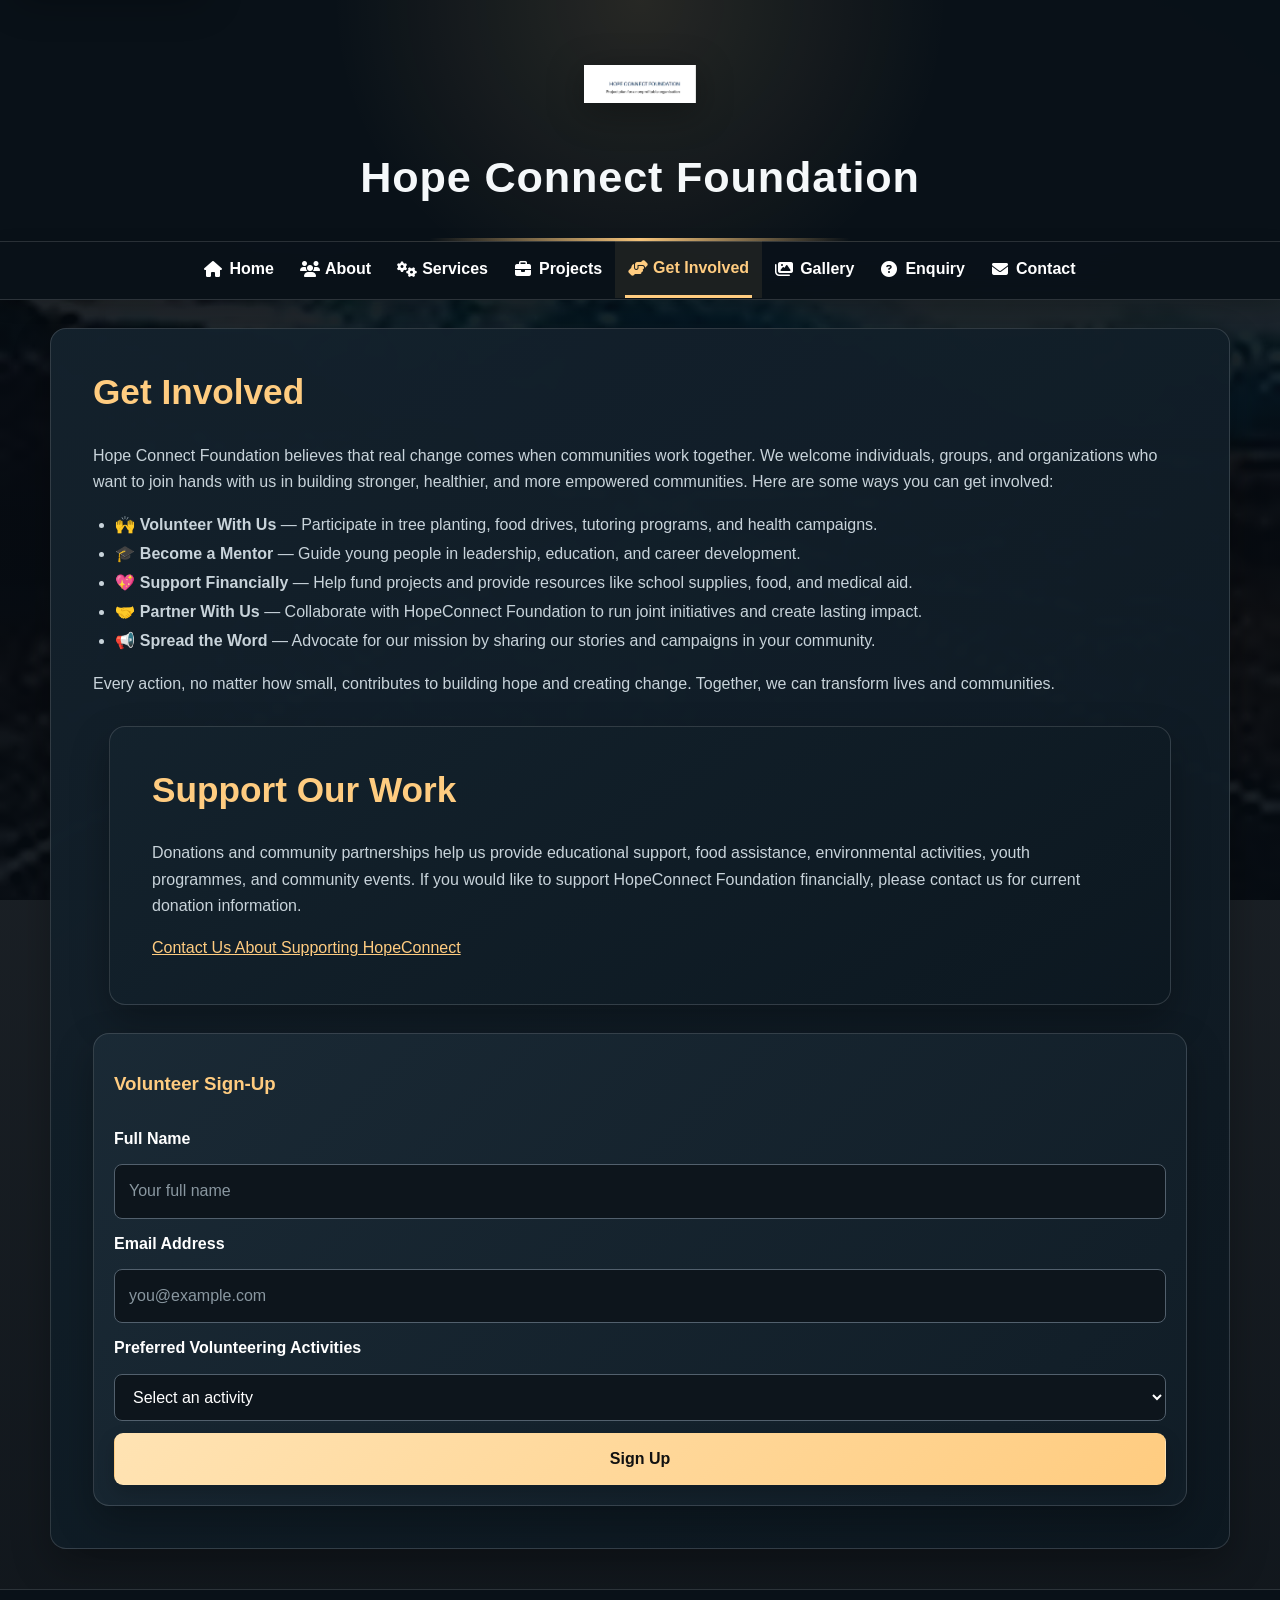
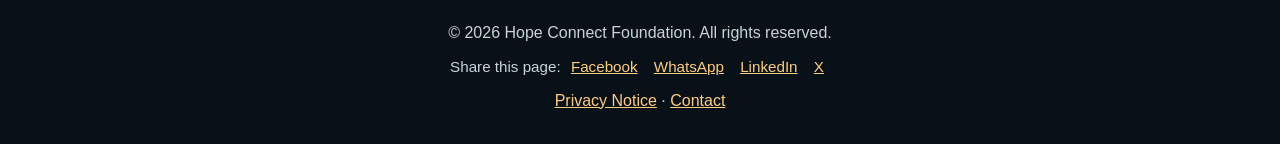
<file: get-involved.html>
<!DOCTYPE html>
<html lang="en-ZA">
<head>
<meta charset="UTF-8">
<meta name="viewport" content="width=device-width, initial-scale=1.0">
<title>Get Involved | Hope Connect Foundation</title>
  <meta name="description" content="Volunteer, mentor or support Hope Connect Foundation. Sign up online and join community clean-ups, food drives and youth programmes in South Africa.">
  <meta name="keywords" content="volunteer sign up, volunteer South Africa, community clean-up, food drive volunteers, mentor youth">
  <meta name="author" content="Hope Connect Foundation">
  <meta name="robots" content="index, follow">
  <meta name="theme-color" content="#0b141b">
  <link rel="canonical" href="https://ramabushac.github.io/st10502254wede5020/get-involved.html">
  <meta property="og:type" content="website">
  <meta property="og:site_name" content="Hope Connect Foundation">
  <meta property="og:locale" content="en_ZA">
  <meta property="og:title" content="Get Involved | Hope Connect Foundation">
  <meta property="og:description" content="Volunteer, mentor or support Hope Connect Foundation. Sign up online and join community clean-ups, food drives and youth programmes in South Africa.">
  <meta property="og:url" content="https://ramabushac.github.io/st10502254wede5020/get-involved.html">
  <meta property="og:image" content="https://ramabushac.github.io/st10502254wede5020/images/responsive/hope-connect-group-volunteers-placing-hands-together-circle-960.jpg">
  <meta property="og:image:alt" content="Volunteers placing their hands together in a circle">
  <meta name="twitter:image" content="https://ramabushac.github.io/st10502254wede5020/images/responsive/hope-connect-group-volunteers-placing-hands-together-circle-960.jpg">
  <meta name="twitter:card" content="summary_large_image">
<link rel="stylesheet" href="https://cdnjs.cloudflare.com/ajax/libs/font-awesome/6.5.2/css/all.min.css">
  <link rel="icon" href="favicon.svg" type="image/svg+xml">
  <link rel="stylesheet" href="css/style.css">
</head>
<body>
  <a class="skip-link" href="#main-content">Skip to main content</a>

<header>
  <img src="images/hope-connect-title-slide-hope-connect-foundation-project.png" alt="HopeConnect Foundation Logo" srcset="images/responsive/hope-connect-title-slide-hope-connect-foundation-project-480.png 480w, images/responsive/hope-connect-title-slide-hope-connect-foundation-project-960.png 960w" sizes="(max-width: 767px) 100vw, (max-width: 1023px) 90vw, 1200px">
  <p class="site-title">Hope Connect Foundation</p>
</header>

<nav class="site-nav" aria-label="Main navigation">
  <div class="nav-inner">
    <a href="index.html" data-page="index.html"><i class="fas fa-home" aria-hidden="true"></i><span>Home</span></a>
    <a href="about.html" data-page="about.html"><i class="fas fa-users" aria-hidden="true"></i><span>About</span></a>
    <a href="services.html" data-page="services.html"><i class="fas fa-cogs" aria-hidden="true"></i><span>Services</span></a>
    <a href="projects.html" data-page="projects.html"><i class="fas fa-briefcase" aria-hidden="true"></i><span>Projects</span></a>
    <a href="get-involved.html" data-page="get-involved.html"><i class="fas fa-hands-helping" aria-hidden="true"></i><span>Get Involved</span></a>
    <a href="gallery.html" data-page="gallery.html"><i class="fas fa-images" aria-hidden="true"></i><span>Gallery</span></a>
    <a href="enquiry.html" data-page="enquiry.html"><i class="fas fa-question-circle" aria-hidden="true"></i><span>Enquiry</span></a>
    <a href="contact.html" data-page="contact.html"><i class="fas fa-envelope" aria-hidden="true"></i><span>Contact</span></a>
  </div>
</nav>

  <main id="main-content">

<section class="section">
  <h1 class="page-title">Get Involved</h1>
  <p>
    Hope Connect Foundation believes that real change comes when communities work together. 
    We welcome individuals, groups, and organizations who want to join hands with us 
    in building stronger, healthier, and more empowered communities. 
    Here are some ways you can get involved:
  </p>

  <ul>
    <li>🙌 <strong>Volunteer With Us</strong> — Participate in tree planting, food drives, tutoring programs, and health campaigns.</li>
    <li>🎓 <strong>Become a Mentor</strong> — Guide young people in leadership, education, and career development.</li>
    <li>💖 <strong>Support Financially</strong> — Help fund projects and provide resources like school supplies, food, and medical aid.</li>
    <li>🤝 <strong>Partner With Us</strong> — Collaborate with HopeConnect Foundation to run joint initiatives and create lasting impact.</li>
    <li>📢 <strong>Spread the Word</strong> — Advocate for our mission by sharing our stories and campaigns in your community.
    </li>
  </ul>

  <p>
    Every action, no matter how small, contributes to building hope and creating change. Together, we can transform lives and communities.
  </p>

  <section class="section">
    <h2>Support Our Work</h2>
    <p>
      Donations and community partnerships help us provide educational support, food assistance, environmental activities, youth programmes, and community events. If you would like to support HopeConnect Foundation financially, please contact us for current donation information.
    </p>
    <p><a href="contact.html">Contact Us About Supporting HopeConnect</a></p>
  </section>

  <!-- Volunteer Sign-up Form -->
  <form id="volunteerForm" data-ajax-form="volunteer" novalidate>
    <h3>Volunteer Sign-Up</h3>
    <label for="name">Full Name</label>
    <input type="text" id="name" name="name" placeholder="Your full name" autocomplete="name" required minlength="2" maxlength="60" data-rule="name" data-label="Full name">

    <label for="email">Email Address</label>
    <input type="email" id="email" name="email" placeholder="you@example.com" autocomplete="email" required maxlength="100" data-rule="email" data-label="Email address">

    <label for="activity">Preferred Volunteering Activities</label>
    <select id="activity" name="activity" required data-label="Volunteering activity">
      <option value="" disabled selected>Select an activity</option>
      <option value="tree_planting">Tree Planting</option>
      <option value="food_drives">Food Drives</option>
      <option value="tutoring">Tutoring Programs</option>
      <option value="health_campaigns">Health Campaigns</option>
      <option value="mentorship">Mentorship</option>
      <option value="community_events">Community Events</option>
    </select>
    <div class="hp-field" aria-hidden="true">
            <label for="website">Leave this field empty</label>
            <input class="hp-input" type="text" id="website" name="website" tabindex="-1" autocomplete="off">
          </div>
    <button type="submit">Sign Up</button>
    <div class="form-status" aria-live="polite" hidden></div>
  </form>
</section>


  </main>

  <footer>
  <p>&copy; 2026 Hope Connect Foundation. All rights reserved.</p>
  <p class="share-links">Share this page: <a href="https://www.facebook.com/sharer/sharer.php?u=https%3A%2F%2Framabushac.github.io%2Fst10502254wede5020%2Fget-involved.html" target="_blank" rel="noopener noreferrer">Facebook</a> <a href="https://wa.me/?text=Get%20Involved%20%7C%20Hope%20Connect%20Foundation%20https%3A%2F%2Framabushac.github.io%2Fst10502254wede5020%2Fget-involved.html" target="_blank" rel="noopener noreferrer">WhatsApp</a> <a href="https://www.linkedin.com/sharing/share-offsite/?url=https%3A%2F%2Framabushac.github.io%2Fst10502254wede5020%2Fget-involved.html" target="_blank" rel="noopener noreferrer">LinkedIn</a> <a href="https://twitter.com/intent/tweet?url=https%3A%2F%2Framabushac.github.io%2Fst10502254wede5020%2Fget-involved.html&amp;text=Get%20Involved%20%7C%20Hope%20Connect%20Foundation" target="_blank" rel="noopener noreferrer">X</a></p>
    <p class="footer-utility"><a href="privacy.html">Privacy Notice</a> · <a href="contact.html">Contact</a></p>
  </footer>
  <script src="js/script.js"></script>
  <script src="js/forms.js"></script>
</body>
</html>
</file>
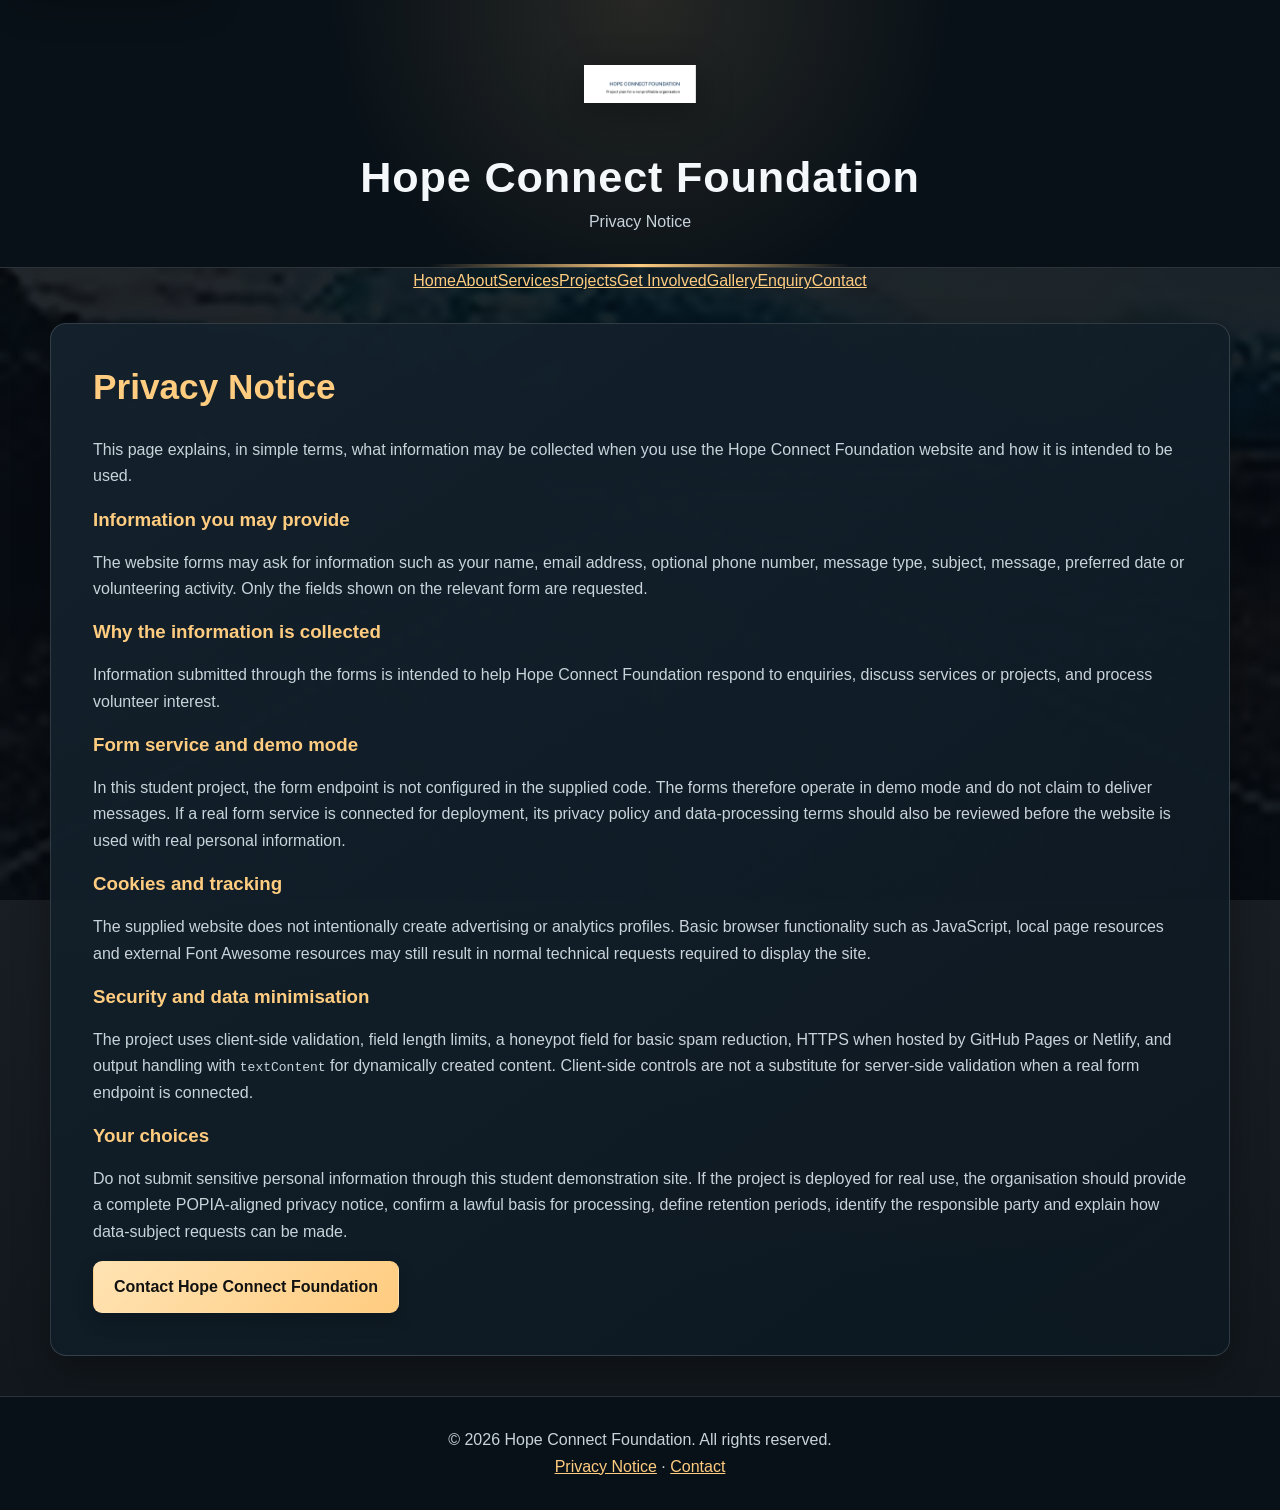
<file: privacy.html>
<!DOCTYPE html>
<html lang="en-ZA">
<head>
  <meta charset="UTF-8">
  <meta name="viewport" content="width=device-width, initial-scale=1.0">
  <title>Privacy Notice | Hope Connect Foundation</title>
  <meta name="description" content="Privacy notice for Hope Connect Foundation website visitors and people who use our contact, enquiry and volunteer forms.">
  <link rel="canonical" href="https://ramabushac.github.io/st10502254wede5020/privacy.html">
  <meta property="og:title" content="Privacy Notice | Hope Connect Foundation">
  <meta property="og:description" content="How Hope Connect Foundation handles information submitted through this website.">
  <meta property="og:type" content="website">
  <meta property="og:url" content="https://ramabushac.github.io/st10502254wede5020/privacy.html">
  <meta property="og:image" content="https://ramabushac.github.io/st10502254wede5020/images/responsive/hope-connect-group-volunteers-placing-hands-together-circle-960.jpg">
  <meta property="og:image:alt" content="Volunteers placing their hands together in a circle">
  <meta name="twitter:image" content="https://ramabushac.github.io/st10502254wede5020/images/responsive/hope-connect-group-volunteers-placing-hands-together-circle-960.jpg">
  <meta name="twitter:card" content="summary_large_image">
  <link rel="icon" href="favicon.svg" type="image/svg+xml">
  <link rel="stylesheet" href="css/style.css">
  <link rel="stylesheet" href="https://cdnjs.cloudflare.com/ajax/libs/font-awesome/6.5.2/css/all.min.css">
</head>
<body>
  <a class="skip-link" href="#main-content">Skip to main content</a>
  <header>
    <div class="header-content">
      <img src="images/hope-connect-title-slide-hope-connect-foundation-project.png" alt="Hope Connect Foundation project title graphic">
      <p class="site-title">Hope Connect Foundation</p>
      <p>Privacy Notice</p>
    </div>
  </header>

  <nav aria-label="Main navigation">
    <div class="nav-inner">
      <a href="index.html">Home</a>
      <a href="about.html">About</a>
      <a href="services.html">Services</a>
      <a href="projects.html">Projects</a>
      <a href="get-involved.html">Get Involved</a>
      <a href="gallery.html">Gallery</a>
      <a href="enquiry.html">Enquiry</a>
      <a href="contact.html">Contact</a>
    </div>
  </nav>

  <main id="main-content">
    <section class="section">
      <h1 class="page-title">Privacy Notice</h1>
      <p>This page explains, in simple terms, what information may be collected when you use the Hope Connect Foundation website and how it is intended to be used.</p>

      <h3>Information you may provide</h3>
      <p>The website forms may ask for information such as your name, email address, optional phone number, message type, subject, message, preferred date or volunteering activity. Only the fields shown on the relevant form are requested.</p>

      <h3>Why the information is collected</h3>
      <p>Information submitted through the forms is intended to help Hope Connect Foundation respond to enquiries, discuss services or projects, and process volunteer interest.</p>

      <h3>Form service and demo mode</h3>
      <p>In this student project, the form endpoint is not configured in the supplied code. The forms therefore operate in demo mode and do not claim to deliver messages. If a real form service is connected for deployment, its privacy policy and data-processing terms should also be reviewed before the website is used with real personal information.</p>

      <h3>Cookies and tracking</h3>
      <p>The supplied website does not intentionally create advertising or analytics profiles. Basic browser functionality such as JavaScript, local page resources and external Font Awesome resources may still result in normal technical requests required to display the site.</p>

      <h3>Security and data minimisation</h3>
      <p>The project uses client-side validation, field length limits, a honeypot field for basic spam reduction, HTTPS when hosted by GitHub Pages or Netlify, and output handling with <code>textContent</code> for dynamically created content. Client-side controls are not a substitute for server-side validation when a real form endpoint is connected.</p>

      <h3>Your choices</h3>
      <p>Do not submit sensitive personal information through this student demonstration site. If the project is deployed for real use, the organisation should provide a complete POPIA-aligned privacy notice, confirm a lawful basis for processing, define retention periods, identify the responsible party and explain how data-subject requests can be made.</p>

      <p><a class="btn" href="contact.html">Contact Hope Connect Foundation</a></p>
    </section>
  </main>

  <footer>
    <p>&copy; 2026 Hope Connect Foundation. All rights reserved.</p>
    <p><a href="privacy.html">Privacy Notice</a> · <a href="contact.html">Contact</a></p>
  </footer>
  <script src="js/script.js"></script>
</body>
</html>
</file>
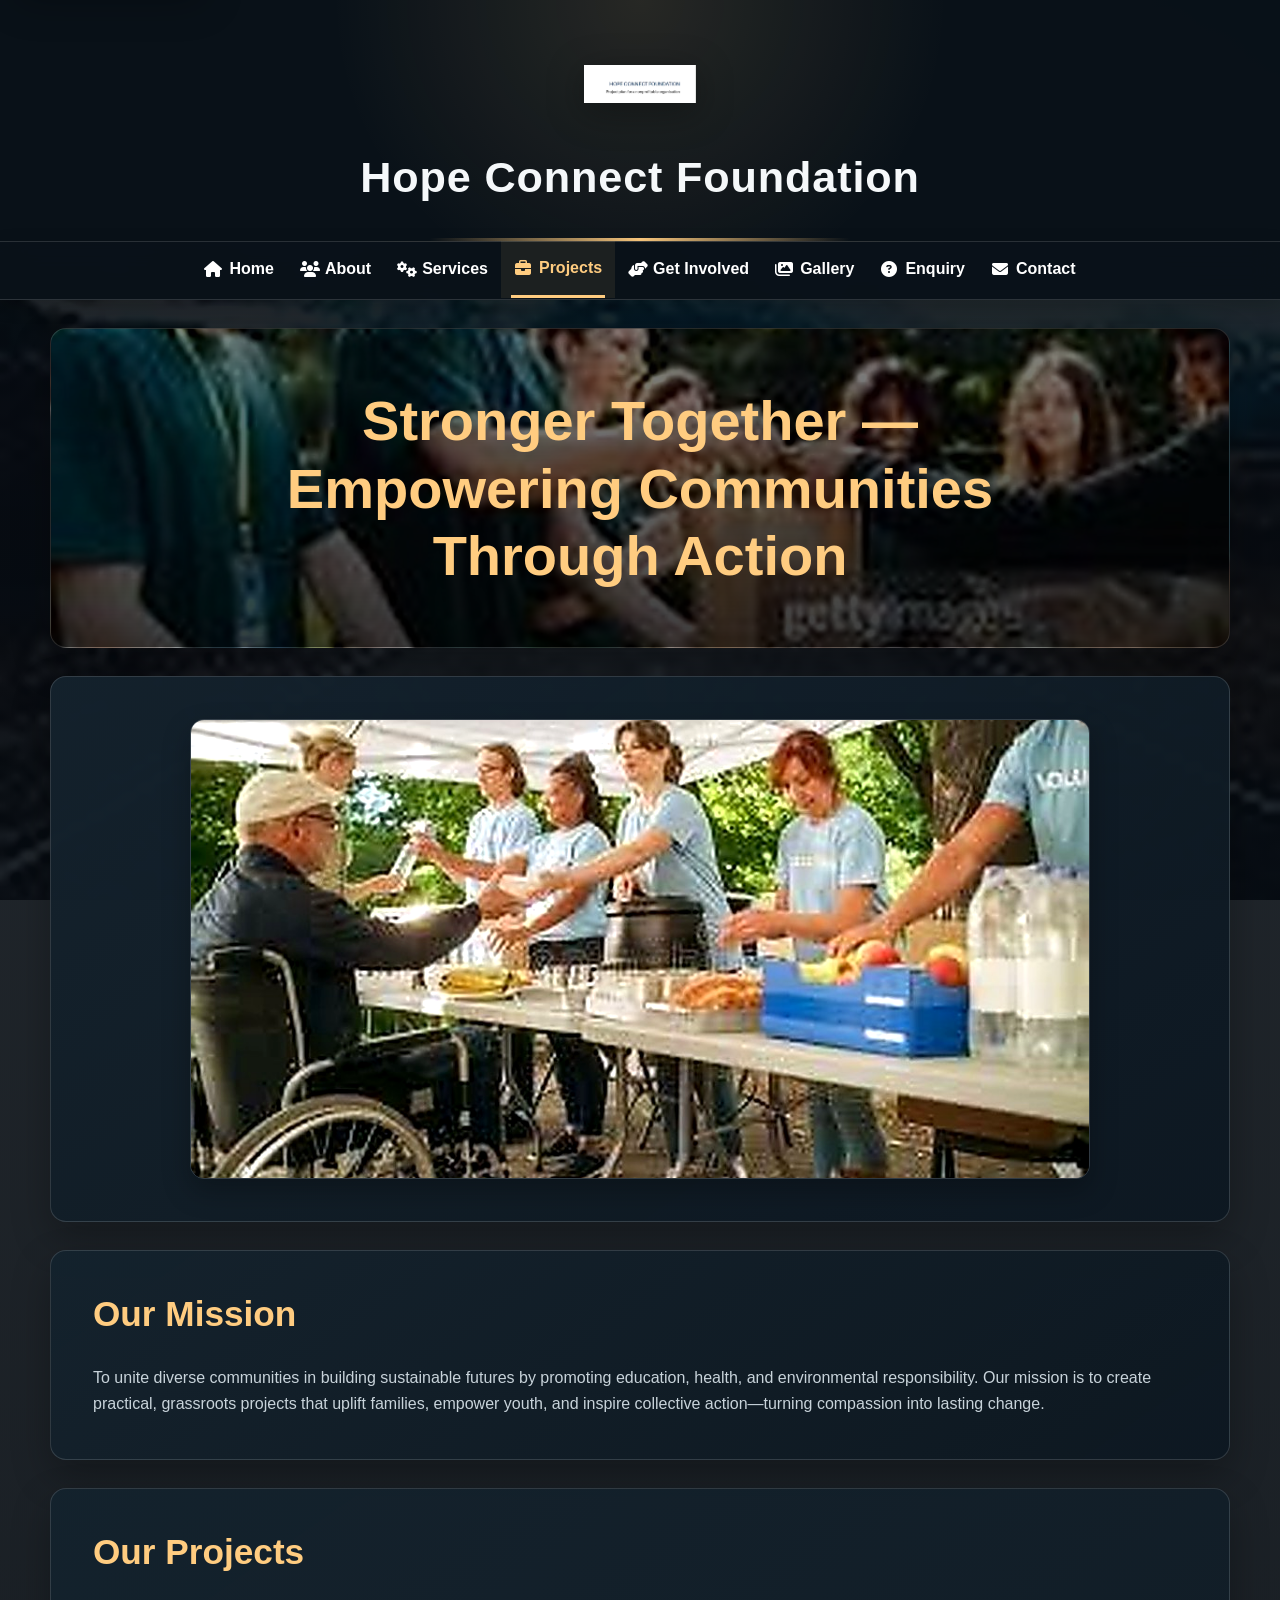
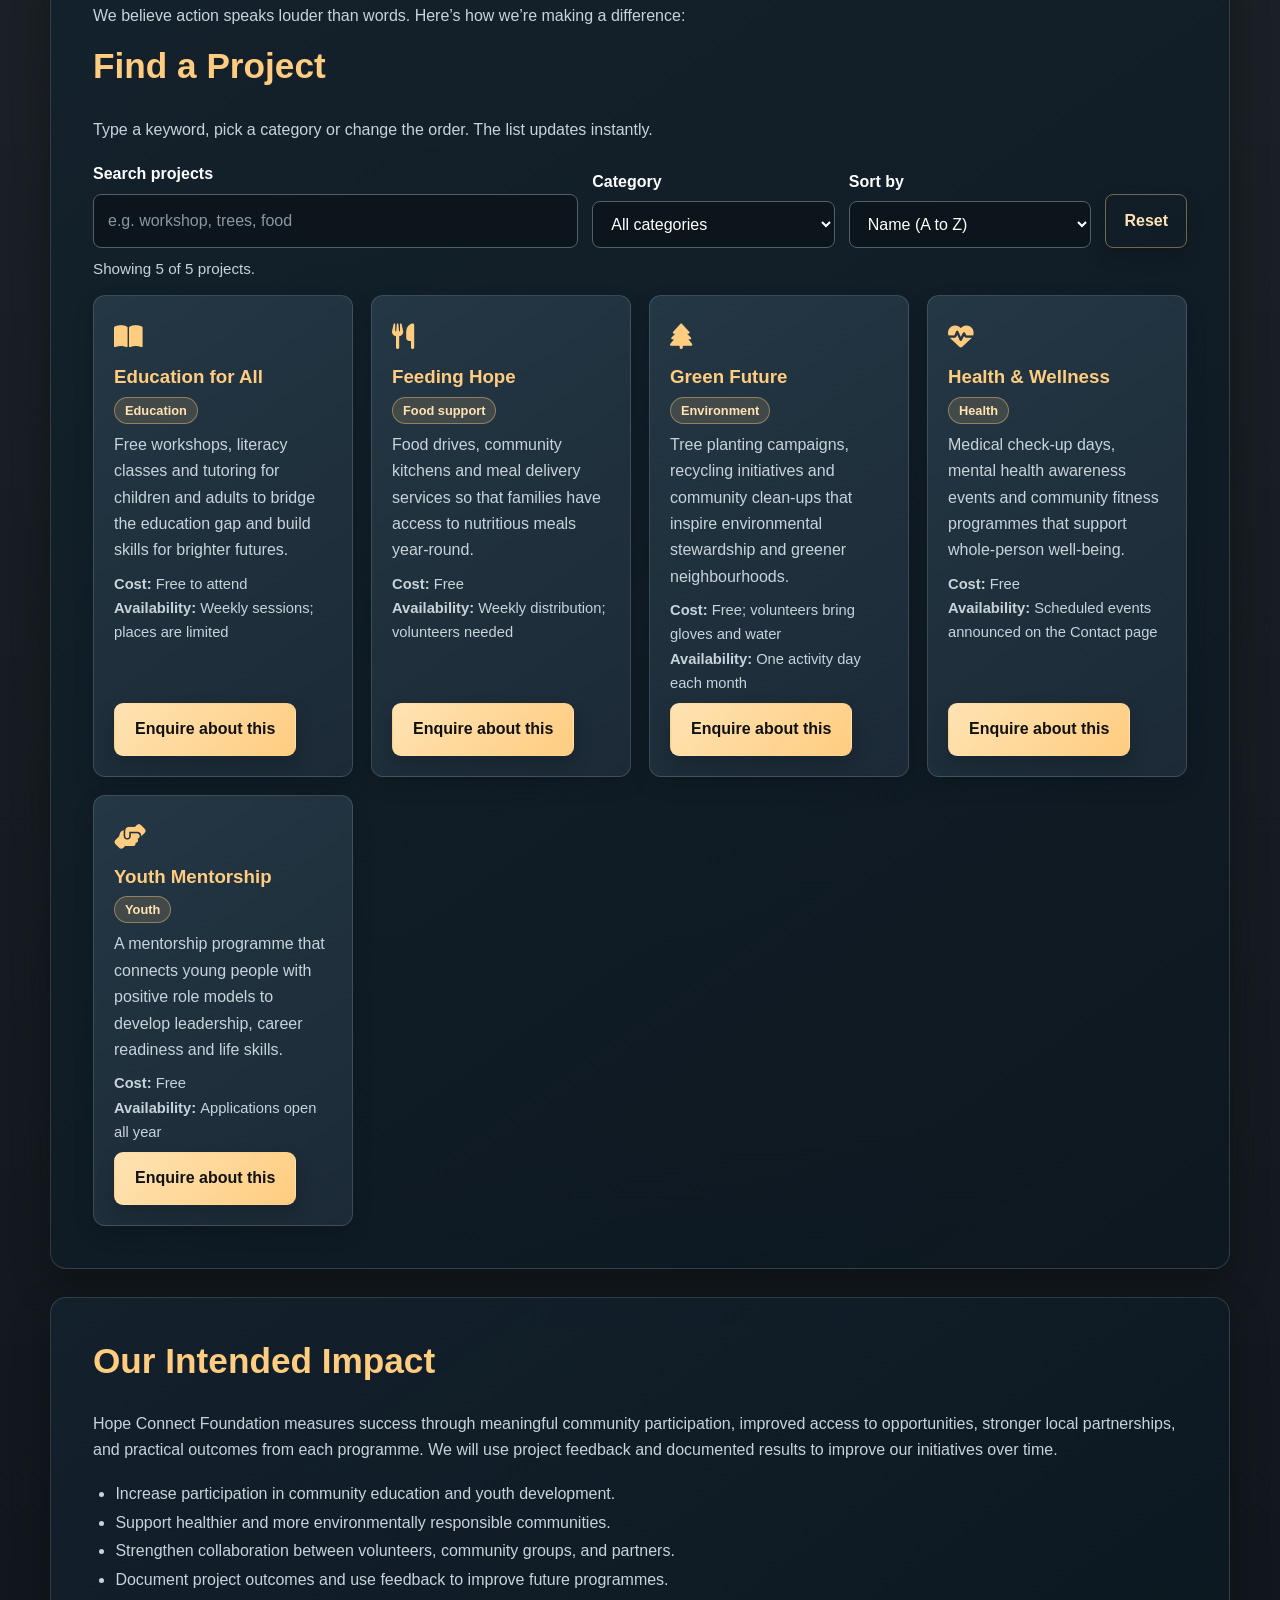
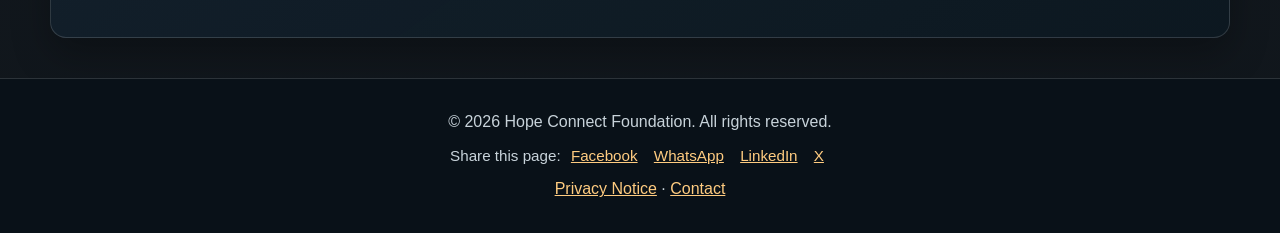
<file: projects.html>
<!DOCTYPE html>
<html lang="en-ZA">
<head>
<meta charset="UTF-8">
<meta name="viewport" content="width=device-width, initial-scale=1.0">
<title>Our Projects | Hope Connect Foundation</title>
  <meta name="description" content="Explore our education, green future, youth mentorship, feeding and health projects. Search the projects and find out how to take part.">
  <meta name="keywords" content="tree planting volunteers, youth mentorship programme, food drives South Africa, community health events">
  <meta name="author" content="Hope Connect Foundation">
  <meta name="robots" content="index, follow">
  <meta name="theme-color" content="#0b141b">
  <link rel="canonical" href="https://ramabushac.github.io/st10502254wede5020/projects.html">
  <meta property="og:type" content="website">
  <meta property="og:site_name" content="Hope Connect Foundation">
  <meta property="og:locale" content="en_ZA">
  <meta property="og:title" content="Our Projects | Hope Connect Foundation">
  <meta property="og:description" content="Explore our education, green future, youth mentorship, feeding and health projects. Search the projects and find out how to take part.">
  <meta property="og:url" content="https://ramabushac.github.io/st10502254wede5020/projects.html">
  <meta property="og:image" content="https://ramabushac.github.io/st10502254wede5020/images/responsive/hope-connect-group-volunteers-placing-hands-together-circle-960.jpg">
  <meta property="og:image:alt" content="Volunteers placing their hands together in a circle">
  <meta name="twitter:image" content="https://ramabushac.github.io/st10502254wede5020/images/responsive/hope-connect-group-volunteers-placing-hands-together-circle-960.jpg">
  <meta name="twitter:card" content="summary_large_image">
<link rel="stylesheet" href="https://cdnjs.cloudflare.com/ajax/libs/font-awesome/6.5.2/css/all.min.css">
  <link rel="icon" href="favicon.svg" type="image/svg+xml">
  <link rel="stylesheet" href="css/style.css">
</head>
<body>
  <a class="skip-link" href="#main-content">Skip to main content</a>

<header>
  <img src="images/hope-connect-title-slide-hope-connect-foundation-project.png" alt="HopeConnect Foundation Logo" srcset="images/responsive/hope-connect-title-slide-hope-connect-foundation-project-480.png 480w, images/responsive/hope-connect-title-slide-hope-connect-foundation-project-960.png 960w" sizes="(max-width: 767px) 100vw, (max-width: 1023px) 90vw, 1200px">
  <p class="site-title">Hope Connect Foundation</p>
</header>

<nav class="site-nav" aria-label="Main navigation">
  <div class="nav-inner">
    <a href="index.html" data-page="index.html"><i class="fas fa-home" aria-hidden="true"></i><span>Home</span></a>
    <a href="about.html" data-page="about.html"><i class="fas fa-users" aria-hidden="true"></i><span>About</span></a>
    <a href="services.html" data-page="services.html"><i class="fas fa-cogs" aria-hidden="true"></i><span>Services</span></a>
    <a href="projects.html" data-page="projects.html"><i class="fas fa-briefcase" aria-hidden="true"></i><span>Projects</span></a>
    <a href="get-involved.html" data-page="get-involved.html"><i class="fas fa-hands-helping" aria-hidden="true"></i><span>Get Involved</span></a>
    <a href="gallery.html" data-page="gallery.html"><i class="fas fa-images" aria-hidden="true"></i><span>Gallery</span></a>
    <a href="enquiry.html" data-page="enquiry.html"><i class="fas fa-question-circle" aria-hidden="true"></i><span>Enquiry</span></a>
    <a href="contact.html" data-page="contact.html"><i class="fas fa-envelope" aria-hidden="true"></i><span>Contact</span></a>
  </div>
</nav>

  <main id="main-content">

<section class="hero">
  <h1 class="page-title">Stronger Together — Empowering Communities Through Action</h1>
</section>

<section class="section">
  <img src="images/hope-connect-volunteers-blue-shirts-serving-food-outdoor.jpeg" alt="Community Work" srcset="images/responsive/hope-connect-volunteers-blue-shirts-serving-food-outdoor-480.jpeg 480w, images/responsive/hope-connect-volunteers-blue-shirts-serving-food-outdoor-960.jpeg 960w" sizes="(max-width: 767px) 100vw, (max-width: 1023px) 90vw, 1200px">
</section>

<section class="section">
  <h2>Our Mission</h2>
  <p>
    To unite diverse communities in building sustainable futures by promoting education, health, and environmental responsibility. Our mission is to create practical, grassroots projects that uplift families, empower youth, and inspire collective action—turning compassion into lasting change.
  </p>
</section>

<section class="section">
  <h2>Our Projects</h2>
  <p>We believe action speaks louder than words. Here’s how we’re making a difference:</p>
<div class="catalog" id="projects-catalog" data-catalog="projects">
    <h2>Find a Project</h2>
    <p>Type a keyword, pick a category or change the order. The list updates instantly.</p>
    <div class="catalog-controls">
      <div>
        <label for="projects-search">Search projects</label>
        <input type="search" id="projects-search" data-role="search" placeholder="e.g. workshop, trees, food" maxlength="60" autocomplete="off">
      </div>
      <div>
        <label for="projects-category">Category</label>
        <select id="projects-category" data-role="category"><option value="all">All categories</option></select>
      </div>
      <div>
        <label for="projects-sort">Sort by</label>
        <select id="projects-sort" data-role="sort">
          <option value="az">Name (A to Z)</option>
          <option value="za">Name (Z to A)</option>
          <option value="category">Category</option>
        </select>
      </div>
      <button type="button" class="btn-secondary" data-role="reset">Reset</button>
    </div>
    <p class="catalog-count" data-role="count" aria-live="polite"></p>
    <div class="catalog-grid" data-role="list" aria-live="polite" aria-busy="true"><p class="catalog-loading">Loading content...</p></div>
    <noscript>
      <p>JavaScript is turned off, so here is the full list.</p>
      <div class="project">
    <h3>📚 Education for All</h3>
    <p>We provide free workshops, literacy classes, and tutoring for children and adults to bridge the education gap and empower individuals with skills for brighter futures.</p>
  </div>

  <div class="project">
    <h3>🌱 Green Future</h3>
    <p>Through tree planting campaigns, recycling initiatives, and community clean-ups, we inspire environmental stewardship and greener neighborhoods.</p>
  </div>

  <div class="project">
    <h3>🤝 Youth Mentorship</h3>
    <p>Our mentorship program connects young people with positive role models to develop leadership, career readiness, and life skills for future changemakers.</p>
  </div>

  <div class="project">
    <h3>🍲 Feeding Hope</h3>
    <p>We organize food drives, community kitchens, and meal delivery services to ensure families have access to nutritious meals year-round.</p>
  </div>

  <div class="project">
    <h3>🏥 Health & Wellness</h3>
    <p>From medical check-ups to mental health awareness events and community fitness programs, we prioritize holistic well-being in the communities we serve.</p>
  </div>
    </noscript>
  </div>

</section>

<section class="section">
  <h2>Our Intended Impact</h2>
  <p>
    Hope Connect Foundation measures success through meaningful community participation, improved access to opportunities, stronger local partnerships, and practical outcomes from each programme. We will use project feedback and documented results to improve our initiatives over time.
  </p>
  <ul>
    <li>Increase participation in community education and youth development.</li>
    <li>Support healthier and more environmentally responsible communities.</li>
    <li>Strengthen collaboration between volunteers, community groups, and partners.</li>
    <li>Document project outcomes and use feedback to improve future programmes.</li>
  </ul>
</section>


  </main>

  <footer>
  <p>&copy; 2026 Hope Connect Foundation. All rights reserved.</p>
  <p class="share-links">Share this page: <a href="https://www.facebook.com/sharer/sharer.php?u=https%3A%2F%2Framabushac.github.io%2Fst10502254wede5020%2Fprojects.html" target="_blank" rel="noopener noreferrer">Facebook</a> <a href="https://wa.me/?text=Our%20Projects%20%7C%20Hope%20Connect%20Foundation%20https%3A%2F%2Framabushac.github.io%2Fst10502254wede5020%2Fprojects.html" target="_blank" rel="noopener noreferrer">WhatsApp</a> <a href="https://www.linkedin.com/sharing/share-offsite/?url=https%3A%2F%2Framabushac.github.io%2Fst10502254wede5020%2Fprojects.html" target="_blank" rel="noopener noreferrer">LinkedIn</a> <a href="https://twitter.com/intent/tweet?url=https%3A%2F%2Framabushac.github.io%2Fst10502254wede5020%2Fprojects.html&amp;text=Our%20Projects%20%7C%20Hope%20Connect%20Foundation" target="_blank" rel="noopener noreferrer">X</a></p>
    <p class="footer-utility"><a href="privacy.html">Privacy Notice</a> · <a href="contact.html">Contact</a></p>
  </footer>
  <script src="js/data.js"></script>
  <script src="js/dynamic.js"></script>
  <script src="js/script.js"></script>
</body>
</html>
</file>
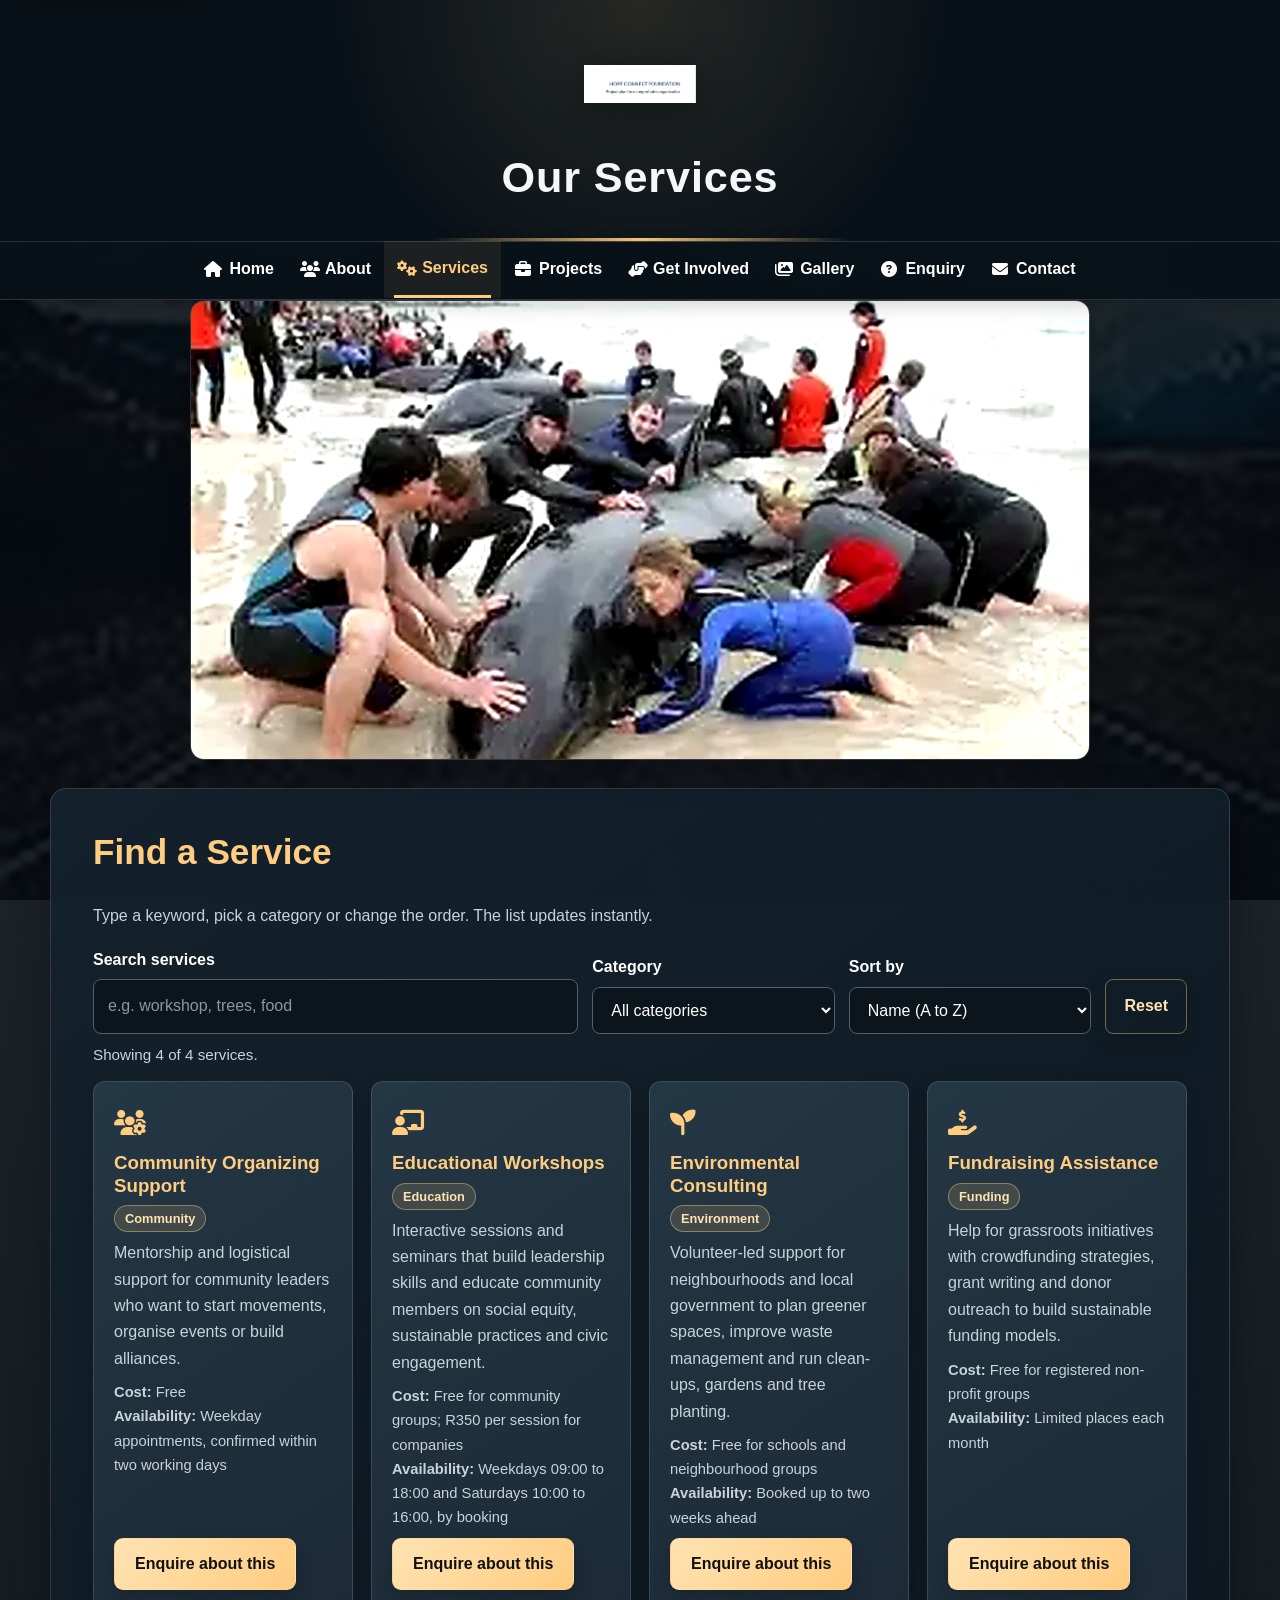
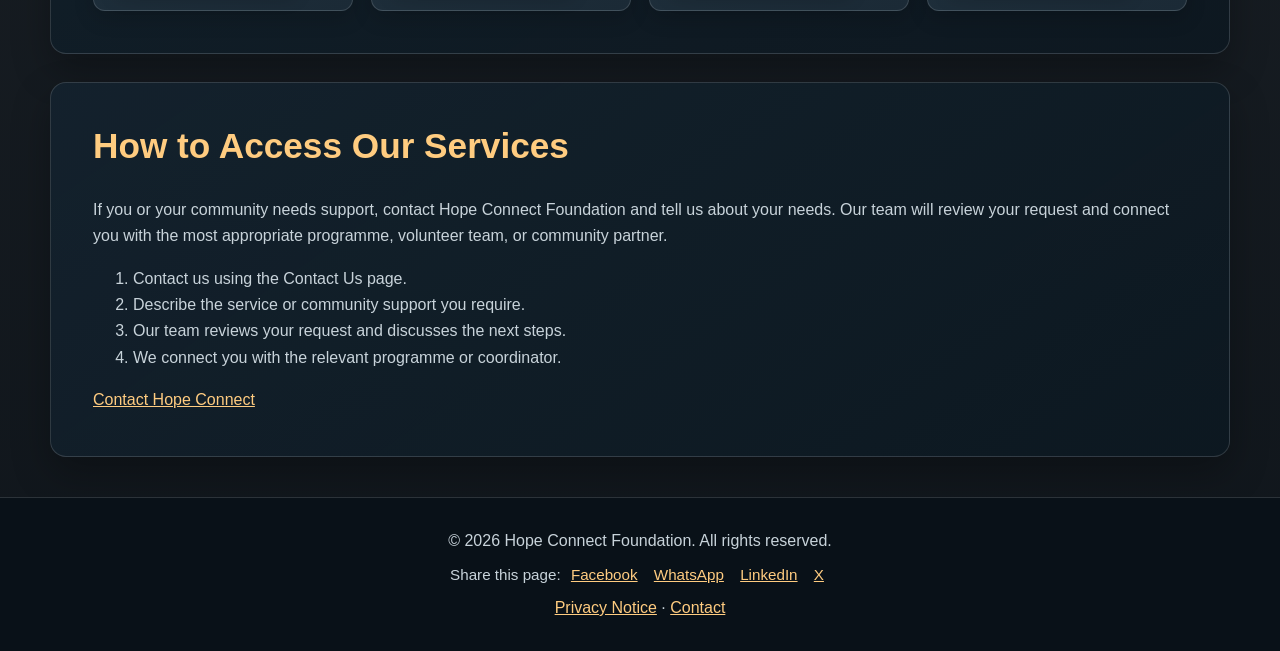
<file: services.html>
<!DOCTYPE html>
<html lang="en-ZA">
<head>
  <meta charset="UTF-8" />
  <meta name="viewport" content="width=device-width, initial-scale=1" />
  <title>Our Services | Hope Connect Foundation</title>
  <meta name="description" content="Search workshops, environmental consulting, community organising support and fundraising assistance from Hope Connect Foundation, and enquire online.">
  <meta name="keywords" content="community workshops, environmental consulting, community organising, fundraising assistance for NGOs">
  <meta name="author" content="Hope Connect Foundation">
  <meta name="robots" content="index, follow">
  <meta name="theme-color" content="#0b141b">
  <link rel="canonical" href="https://ramabushac.github.io/st10502254wede5020/services.html">
  <meta property="og:type" content="website">
  <meta property="og:site_name" content="Hope Connect Foundation">
  <meta property="og:locale" content="en_ZA">
  <meta property="og:title" content="Our Services | Hope Connect Foundation">
  <meta property="og:description" content="Search workshops, environmental consulting, community organising support and fundraising assistance from Hope Connect Foundation, and enquire online.">
  <meta property="og:url" content="https://ramabushac.github.io/st10502254wede5020/services.html">
  <meta property="og:image" content="https://ramabushac.github.io/st10502254wede5020/images/responsive/hope-connect-group-volunteers-placing-hands-together-circle-960.jpg">
  <meta property="og:image:alt" content="Volunteers placing their hands together in a circle">
  <meta name="twitter:image" content="https://ramabushac.github.io/st10502254wede5020/images/responsive/hope-connect-group-volunteers-placing-hands-together-circle-960.jpg">
  <meta name="twitter:card" content="summary_large_image">
  <link rel="stylesheet" href="https://cdnjs.cloudflare.com/ajax/libs/font-awesome/6.5.2/css/all.min.css" />
  <link rel="icon" href="favicon.svg" type="image/svg+xml">
  <link rel="stylesheet" href="css/style.css">
</head>
<body>
  <a class="skip-link" href="#main-content">Skip to main content</a>

  <header>
    <img src="images/hope-connect-title-slide-hope-connect-foundation-project.png" alt="HopeConnect Foundation Logo" srcset="images/responsive/hope-connect-title-slide-hope-connect-foundation-project-480.png 480w, images/responsive/hope-connect-title-slide-hope-connect-foundation-project-960.png 960w" sizes="(max-width: 767px) 100vw, (max-width: 1023px) 90vw, 1200px">
    <h1>Our Services</h1>
  </header>

  <nav class="site-nav" aria-label="Main navigation">
  <div class="nav-inner">
    <a href="index.html" data-page="index.html"><i class="fas fa-home" aria-hidden="true"></i><span>Home</span></a>
    <a href="about.html" data-page="about.html"><i class="fas fa-users" aria-hidden="true"></i><span>About</span></a>
    <a href="services.html" data-page="services.html"><i class="fas fa-cogs" aria-hidden="true"></i><span>Services</span></a>
    <a href="projects.html" data-page="projects.html"><i class="fas fa-briefcase" aria-hidden="true"></i><span>Projects</span></a>
    <a href="get-involved.html" data-page="get-involved.html"><i class="fas fa-hands-helping" aria-hidden="true"></i><span>Get Involved</span></a>
    <a href="gallery.html" data-page="gallery.html"><i class="fas fa-images" aria-hidden="true"></i><span>Gallery</span></a>
    <a href="enquiry.html" data-page="enquiry.html"><i class="fas fa-question-circle" aria-hidden="true"></i><span>Enquiry</span></a>
    <a href="contact.html" data-page="contact.html"><i class="fas fa-envelope" aria-hidden="true"></i><span>Contact</span></a>
  </div>
</nav>

  <main id="main-content">

  <img 
    src="images/hope-connect-rescuers-helping-stranded-whales-beach.webp" 
    alt="Volunteers helping in the community" 
    class="hero-img"
   srcset="images/responsive/hope-connect-rescuers-helping-stranded-whales-beach-480.webp 480w, images/responsive/hope-connect-rescuers-helping-stranded-whales-beach-960.webp 960w" sizes="(max-width: 767px) 100vw, (max-width: 1023px) 90vw, 1200px">

  <section class="section catalog" id="services-catalog" data-catalog="services">
    <h2>Find a Service</h2>
    <p>Type a keyword, pick a category or change the order. The list updates instantly.</p>
    <div class="catalog-controls">
      <div>
        <label for="services-search">Search services</label>
        <input type="search" id="services-search" data-role="search" placeholder="e.g. workshop, trees, food" maxlength="60" autocomplete="off">
      </div>
      <div>
        <label for="services-category">Category</label>
        <select id="services-category" data-role="category"><option value="all">All categories</option></select>
      </div>
      <div>
        <label for="services-sort">Sort by</label>
        <select id="services-sort" data-role="sort">
          <option value="az">Name (A to Z)</option>
          <option value="za">Name (Z to A)</option>
          <option value="category">Category</option>
        </select>
      </div>
      <button type="button" class="btn-secondary" data-role="reset">Reset</button>
    </div>
    <p class="catalog-count" data-role="count" aria-live="polite"></p>
    <div class="catalog-grid" data-role="list" aria-live="polite" aria-busy="true"><p class="catalog-loading">Loading content...</p></div>
    <noscript>
      <p>JavaScript is turned off, so here is the full list.</p>
      <ul>
    <li>
      <i class="fas fa-chalkboard-teacher" aria-hidden="true"></i>
      <div class="service-text">
        <strong>Educational Workshops</strong>
        We host interactive sessions and seminars that raise awareness, build leadership skills, and educate community members on social equity, sustainable practices, and civic engagement.
      </div>
    </li>

    <li>
      <i class="fas fa-seedling" aria-hidden="true"></i>
      <div class="service-text">
        <strong>Environmental Consulting</strong>
        Our volunteers help neighborhoods and local governments plan greener spaces, improve waste management, and adopt eco-friendly initiatives, including gardens, cleanups, and tree planting.
      </div>
    </li>

    <li>
      <i class="fas fa-users-cog" aria-hidden="true"></i>
      <div class="service-text">
        <strong>Community Organizing Support</strong>
        We provide mentorship and logistical support for community leaders who want to start movements, organize rallies, or build alliances.
      </div>
    </li>

    <li>
      <i class="fas fa-hand-holding-usd" aria-hidden="true"></i>
      <div class="service-text">
        <strong>Fundraising Assistance</strong>
        We assist grassroots initiatives with crowdfunding strategies, grant writing, and donor outreach to build sustainable funding models.
      </div>
    </li>
  </ul>
    </noscript>
  </section>


  <section class="section">
    <h2>How to Access Our Services</h2>
    <p>
      If you or your community needs support, contact Hope Connect Foundation and tell us about your needs. Our team will review your request and connect you with the most appropriate programme, volunteer team, or community partner.
    </p>
    <ol>
      <li>Contact us using the Contact Us page.</li>
      <li>Describe the service or community support you require.</li>
      <li>Our team reviews your request and discusses the next steps.</li>
      <li>We connect you with the relevant programme or coordinator.</li>
    </ol>
    <p><a href="contact.html">Contact Hope Connect</a></p>
  </section>

  
  </main>

  <footer>
    <p>&copy; 2026 Hope Connect Foundation. All rights reserved.</p>
    <p class="share-links">Share this page: <a href="https://www.facebook.com/sharer/sharer.php?u=https%3A%2F%2Framabushac.github.io%2Fst10502254wede5020%2Fservices.html" target="_blank" rel="noopener noreferrer">Facebook</a> <a href="https://wa.me/?text=Our%20Services%20%7C%20Hope%20Connect%20Foundation%20https%3A%2F%2Framabushac.github.io%2Fst10502254wede5020%2Fservices.html" target="_blank" rel="noopener noreferrer">WhatsApp</a> <a href="https://www.linkedin.com/sharing/share-offsite/?url=https%3A%2F%2Framabushac.github.io%2Fst10502254wede5020%2Fservices.html" target="_blank" rel="noopener noreferrer">LinkedIn</a> <a href="https://twitter.com/intent/tweet?url=https%3A%2F%2Framabushac.github.io%2Fst10502254wede5020%2Fservices.html&amp;text=Our%20Services%20%7C%20Hope%20Connect%20Foundation" target="_blank" rel="noopener noreferrer">X</a></p>
      <p class="footer-utility"><a href="privacy.html">Privacy Notice</a> · <a href="contact.html">Contact</a></p>
  </footer>
  <script src="js/data.js"></script>
  <script src="js/dynamic.js"></script>
  <script src="js/script.js"></script>
</body>
</html>
</file>
<file: css/style.css>
/* =========================================================
   HOPE CONNECT FOUNDATION
   WEDE5020 Part 2: CSS Styling and Responsive Design
   Shared external stylesheet
   ========================================================= */

:root {
  --bg: #0b141b;
  --surface: #111d27;
  --surface-2: #1b2a36;
  --surface-3: #243744;
  --text: #f5f8fa;
  --muted: #c8d3da;
  --accent: #ffcc80;
  --accent-light: #ffe3b3;
  --accent-dark: #d99b4a;
  --success: #8fd3a8;
  --border: rgba(255, 255, 255, .14);
  --border-strong: rgba(255, 204, 128, .42);
  --max: 1180px;
  --radius: 16px;
  --small-radius: 10px;
  --shadow: 0 16px 38px rgba(0, 0, 0, .28);
  --shadow-hover: 0 22px 50px rgba(0, 0, 0, .42);
  --transition: 220ms ease;
}

/* ---------- Base / reset ---------- */
* { box-sizing: border-box; }
html { scroll-behavior: smooth; }
body {
  margin: 0;
  min-height: 100vh;
  font-family: Arial, Helvetica, sans-serif;
  line-height: 1.65;
  color: var(--text);
  background:
    linear-gradient(rgba(6, 12, 18, .88), rgba(6, 12, 18, .96)),
    url("../images/hope-connect-open-road-leading-towards-snow-capped.webp") center / cover fixed;
}
::selection { background: var(--accent); color: #111; }
img { max-width: 100%; display: block; }
a { color: var(--accent); }
button, input, textarea, select { font: inherit; }

:where(a, button, input, textarea, select):focus-visible {
  outline: 3px solid #fff;
  outline-offset: 3px;
}

/* ---------- Accessibility / skip navigation ---------- */
.skip-link {
  position: fixed; left: 16px; top: -60px; z-index: 2000;
  padding: 10px 16px; border-radius: 8px;
  background: var(--accent); color: #111; font-weight: 800;
  text-decoration: none; box-shadow: var(--shadow);
  transition: top var(--transition);
}
.skip-link:focus { top: 16px; }

/* ---------- Header ---------- */
header {
  position: relative;
  overflow: hidden;
  padding: 28px 20px 32px;
  text-align: center;
  background:
    radial-gradient(circle at 50% 0%, rgba(255, 204, 128, .12), transparent 45%),
    rgba(9, 17, 24, .97);
  border-bottom: 1px solid var(--border);
}
header::after {
  content: "";
  position: absolute;
  left: 50%;
  bottom: 0;
  width: min(420px, 60%);
  height: 3px;
  transform: translateX(-50%);
  background: linear-gradient(90deg, transparent, var(--accent), transparent);
}
.header-content { max-width: var(--max); margin: auto; }
header img {
  width: 112px;
  height: 112px;
  object-fit: contain;
  margin: 0 auto 12px;
  filter: drop-shadow(0 8px 18px rgba(0, 0, 0, .35));
  transition: transform var(--transition), filter var(--transition);
}
header img:hover {
  transform: scale(1.04) rotate(-1deg);
  filter: drop-shadow(0 12px 24px rgba(0, 0, 0, .45));
}
header h1 {
  margin: 0 0 5px;
  font-size: clamp(1.7rem, 4vw, 2.7rem);
  letter-spacing: .02em;
}
header p { margin: 0; color: var(--muted); }

/* ---------- Navigation ---------- */
.site-nav {
  position: sticky;
  top: 0;
  z-index: 1000;
  background: rgba(10, 18, 25, .98);
  border-bottom: 1px solid var(--border);
  box-shadow: 0 5px 18px rgba(0, 0, 0, .18);
  backdrop-filter: blur(12px);
}
.nav-inner {
  max-width: var(--max);
  margin: auto;
  display: flex;
  justify-content: center;
  flex-wrap: wrap;
}
.site-nav a {
  position: relative;
  color: #fff;
  text-decoration: none;
  padding: 14px 13px;
  display: inline-flex;
  align-items: center;
  gap: 7px;
  font-weight: 700;
  border-bottom: 3px solid transparent;
  transition: color var(--transition), background var(--transition), transform var(--transition);
}
.site-nav a::before {
  content: "";
  position: absolute;
  left: 50%;
  right: 50%;
  bottom: -3px;
  height: 3px;
  background: var(--accent);
  transition: left var(--transition), right var(--transition);
}
.site-nav a:hover,
.site-nav a.active {
  color: var(--accent);
  background: rgba(255, 204, 128, .08);
  transform: translateY(-1px);
}
.site-nav a:hover::before,
.site-nav a.active::before { left: 10px; right: 10px; }
.site-nav i { width: 18px; text-align: center; }

/* ---------- Layout sections ---------- */
main { width: 100%; }
.section,
.hero {
  width: min(calc(100% - 32px), var(--max));
  margin: 28px auto;
  padding: clamp(22px, 4vw, 42px);
  background: linear-gradient(145deg, rgba(20, 34, 45, .97), rgba(13, 24, 33, .95));
  border: 1px solid var(--border);
  border-radius: var(--radius);
  box-shadow: var(--shadow);
}
.section + .section { margin-top: 24px; }
.section > :last-child { margin-bottom: 0; }

.hero {
  min-height: 320px;
  display: grid;
  place-items: center;
  text-align: center;
  overflow: hidden;
  background:
    linear-gradient(rgba(0, 0, 0, .48), rgba(0, 0, 0, .76)),
    url("../images/hope-connect-volunteers-handing-out-food-parcels-outdoor.jpg") center / cover;
}
.hero h1 { max-width: 850px; font-size: clamp(2rem, 5vw, 3.5rem); margin: 0; }
.hero-home { min-height: 420px; }

h1, h2, h3, h4 { line-height: 1.2; }
h2 { color: var(--accent); font-size: clamp(1.5rem, 3vw, 2.2rem); margin-top: 0; }
h3 { color: var(--accent); }
p, li { color: var(--muted); }
ul { padding-left: 1.4rem; }

.eyebrow {
  display: inline-flex;
  align-items: center;
  gap: 8px;
  margin-bottom: 10px;
  color: var(--accent);
  font-size: .78rem;
  font-weight: 800;
  letter-spacing: .12em;
  text-transform: uppercase;
}
.section-heading {
  display: flex;
  justify-content: space-between;
  align-items: end;
  gap: 24px;
  margin-bottom: 24px;
}
.section-heading h2 { margin-bottom: 0; }
.section-heading > p { max-width: 520px; margin: 0; }

/* ---------- Images ---------- */
.section > img,
.hero-img {
  width: min(100%, 900px);
  margin: 0 auto 24px;
  border-radius: 14px;
  object-fit: cover;
  max-height: 460px;
  border: 1px solid var(--border);
  box-shadow: 0 12px 28px rgba(0, 0, 0, .28);
  filter: brightness(1.05) contrast(1.05) saturate(1.04);
}

/* ---------- Buttons ---------- */
button, .btn, a.btn {
  display: inline-flex;
  align-items: center;
  justify-content: center;
  gap: 8px;
  border: 1px solid transparent;
  border-radius: 9px;
  padding: 12px 20px;
  background: linear-gradient(135deg, var(--accent-light), var(--accent));
  color: #111;
  font-weight: 800;
  text-decoration: none;
  cursor: pointer;
  box-shadow: 0 8px 18px rgba(0, 0, 0, .18);
  transition: transform var(--transition), box-shadow var(--transition), background var(--transition);
}
button:hover, .btn:hover, a.btn:hover {
  transform: translateY(-3px);
  box-shadow: 0 12px 24px rgba(0, 0, 0, .28);
  background: var(--accent-light);
}
button:active, .btn:active, a.btn:active { transform: translateY(0); }

/* ---------- Cards / grids ---------- */
.team, .gallery, .project-images {
  display: grid;
  grid-template-columns: repeat(auto-fit, minmax(220px, 1fr));
  gap: 20px;
}
.member, .project, .service-text, .contact-info, .contact-form {
  background: linear-gradient(145deg, var(--surface-3), var(--surface-2));
  border: 1px solid var(--border);
  border-radius: 12px;
  padding: 20px;
  box-shadow: 0 8px 20px rgba(0, 0, 0, .16);
  transition: transform var(--transition), border-color var(--transition), box-shadow var(--transition);
}
.member:hover, .project:hover, .service-text:hover, .contact-info:hover, .contact-form:hover {
  transform: translateY(-5px);
  border-color: var(--border-strong);
  box-shadow: var(--shadow-hover);
}
.member img {
  width: 100%;
  height: 240px;
  object-fit: cover;
  object-position: center;
  border-radius: 10px;
  margin-bottom: 16px;
  filter: brightness(1.05) contrast(1.05) saturate(1.05);
}
.services-list, .section > ul { line-height: 1.8; }
.services-list li { margin-bottom: 16px; }

/* ---------- Gallery ---------- */
.gallery-intro {
  background:
    linear-gradient(135deg, rgba(22, 38, 49, .96), rgba(12, 24, 33, .94)),
    url("../images/hope-connect-volunteers-blue-shirts-serving-food-outdoor.jpeg") center / cover;
}
.gallery-stats {
  display: grid;
  grid-template-columns: repeat(3, 1fr);
  gap: 14px;
  margin-top: 26px;
}
.gallery-stats div {
  padding: 16px;
  text-align: center;
  background: rgba(0, 0, 0, .24);
  border: 1px solid var(--border);
  border-radius: 12px;
}
.gallery-stats strong,
.gallery-stats span { display: block; }
.gallery-stats strong { color: var(--accent); font-size: 1.7rem; }
.gallery-stats span { color: var(--muted); font-size: .9rem; }
.gallery-note { font-size: .95rem; }
.gallery-all {
  grid-template-columns: repeat(auto-fill, minmax(220px, 1fr));
  gap: 18px;
}
.gallery figure, .project-images figure {
  margin: 0;
  min-width: 0;
  background: #0b141b;
  border-radius: 12px;
  overflow: hidden;
  border: 1px solid var(--border);
  box-shadow: 0 8px 18px rgba(0, 0, 0, .18);
  transition: transform var(--transition), border-color var(--transition), box-shadow var(--transition);
}
.gallery figure:hover, .project-images figure:hover {
  transform: translateY(-6px);
  border-color: var(--border-strong);
  box-shadow: var(--shadow-hover);
}
.gallery-link {
  display: grid;
  place-items: center;
  height: 240px;
  overflow: hidden;
  background:
    linear-gradient(135deg, rgba(255, 204, 128, .05), rgba(0, 0, 0, .18));
}
.gallery img, .project-images img {
  width: 100%;
  height: 100%;
  object-fit: contain;
  object-position: center;
  padding: 6px;
  filter: brightness(1.08) contrast(1.06) saturate(1.07);
  transition: transform .35s ease, filter .35s ease;
}
.gallery figure:hover img, .project-images figure:hover img {
  transform: scale(1.035);
  filter: brightness(1.14) contrast(1.08) saturate(1.1);
}
.gallery figcaption, .project-images figcaption {
  display: flex;
  align-items: center;
  justify-content: space-between;
  gap: 10px;
  min-height: 62px;
  padding: 12px 14px;
  font-weight: 700;
  color: #fff;
  border-top: 1px solid var(--border);
}
.gallery figcaption span { font-size: .94rem; }
.gallery figcaption small {
  flex: 0 0 auto;
  color: var(--accent);
  font-size: .72rem;
  font-weight: 800;
}

/* ---------- Contact / forms ---------- */
.contact-container {
  display: grid;
  grid-template-columns: 1fr 1.2fr;
  gap: 24px;
}
.contact-info p { margin: 0 0 20px; }
.contact-info i { color: var(--accent); width: 22px; }
.contact-info a { text-decoration: none; }
form { display: grid; gap: 12px; }
label { font-weight: 700; color: #fff; }
input, textarea, select {
  width: 100%;
  padding: 13px 14px;
  border: 1px solid #52606d;
  border-radius: 8px;
  background: #0d151c;
  color: #fff;
  font: inherit;
  transition: border-color var(--transition), box-shadow var(--transition), background var(--transition);
}
input:hover, textarea:hover, select:hover { border-color: #7b8993; }
input:focus, textarea:focus, select:focus {
  border-color: var(--accent);
  box-shadow: 0 0 0 4px rgba(255, 204, 128, .1);
  background: #111d25;
}
textarea { resize: vertical; min-height: 130px; }
::placeholder { color: #8997a0; }
.form-message {
  display: none;
  padding: 12px;
  border-radius: 8px;
  background: rgba(255, 204, 128, .12);
  color: var(--accent-light);
  border: 1px solid var(--border-strong);
}

/* ---------- Lightbox ---------- */
.lightbox {
  position: fixed;
  inset: 0;
  z-index: 2000;
  display: none;
  place-items: center;
  padding: 30px;
  background: rgba(0, 0, 0, .94);
  backdrop-filter: blur(7px);
}
.lightbox.show { display: grid; }
.lightbox-frame {
  width: min(92vw, 1100px);
  margin: 0;
  text-align: center;
}
.lightbox img {
  width: auto;
  max-width: 100%;
  max-height: 78vh;
  margin: auto;
  border-radius: 12px;
  object-fit: contain;
  box-shadow: 0 20px 60px rgba(0, 0, 0, .6);
}
.lightbox-frame figcaption {
  margin-top: 12px;
  color: #fff;
  font-weight: 700;
}
.lightbox-close, .lightbox-control {
  position: absolute;
  z-index: 2;
  width: 48px;
  height: 48px;
  padding: 0;
  border-radius: 50%;
  background: rgba(20, 30, 38, .85);
  color: #fff;
  border: 1px solid var(--border);
  box-shadow: none;
}
.lightbox-close:hover, .lightbox-control:hover {
  background: var(--accent);
  color: #111;
}
.lightbox-close { top: 20px; right: 24px; font-size: 34px; }
.lightbox-control { top: 50%; transform: translateY(-50%); font-size: 24px; }
.lightbox-control.prev { left: 24px; }
.lightbox-control.next { right: 24px; }

/* ---------- Back to top / footer ---------- */
#backToTop {
  position: fixed;
  right: 20px;
  bottom: 20px;
  z-index: 1100;
  width: 46px;
  height: 46px;
  padding: 0;
  border-radius: 50%;
  display: none;
  font-size: 18px;
}
footer {
  text-align: center;
  padding: 30px 20px;
  margin-top: 40px;
  background: #091118;
  border-top: 1px solid var(--border);
}
.footer p, footer p { margin: 0; }

/* ---------- Responsive design ---------- */
/* Explicit Part 2 breakpoints: mobile, tablet and desktop. */
@media (min-width: 1024px) {
  .nav-inner { max-width: var(--max); }
}

@media (min-width: 768px) and (max-width: 1023px) {
  .nav-inner { padding-inline: 8px; }
  .site-nav a { padding-inline: 10px; }
  .section, .hero { width: min(calc(100% - 32px), var(--max)); }
}

@media (max-width: 767px) {
  body { background-attachment: scroll; }
  .section, .hero { width: min(calc(100% - 20px), var(--max)); }
  .site-nav a { justify-content: center; }
  .team, .gallery, .project-images { grid-template-columns: 1fr; }
}

/* Explicit tablet breakpoint for the Part 2 responsive-design requirement. */
@media (max-width: 960px) {
  .nav-inner { padding-inline: 8px; }
  .site-nav a { padding-inline: 10px; }
  .section, .hero { width: min(calc(100% - 32px), var(--max)); }
  .team, .gallery, .project-images { gap: 18px; }
  .section-heading { padding-bottom: 8px; }
  .member, .project, .service-text, .contact-info, .contact-form { padding: 17px; }
}

@media (max-width: 1000px) {
  .gallery-all { grid-template-columns: repeat(3, minmax(0, 1fr)); }
  .gallery-link { height: 230px; }
}

@media (max-width: 800px) {
  body { background-attachment: scroll; }
  .nav-inner { display: grid; grid-template-columns: repeat(2, 1fr); }
  .site-nav a { justify-content: center; padding: 12px 8px; }
  .contact-container { grid-template-columns: 1fr; }
  .section-heading { align-items: start; flex-direction: column; }
  .gallery-all { grid-template-columns: repeat(2, minmax(0, 1fr)); }
  .gallery-link { height: 230px; }
}

@media (max-width: 560px) {
  header { padding: 22px 15px 26px; }
  header img { width: 90px; height: 90px; }
  .section, .hero { width: min(calc(100% - 20px), var(--max)); margin: 16px auto; padding: 20px; }
  .nav-inner { grid-template-columns: 1fr 1fr; }
  .site-nav a { gap: 5px; font-size: .88rem; }
  .site-nav a span { font-size: .84rem; }
  .hero { min-height: 280px; }
  .hero-home { min-height: 330px; }
  .team, .gallery, .project-images { grid-template-columns: 1fr; }
  .gallery-all { grid-template-columns: 1fr; }
  .gallery-link { height: 270px; }
  .gallery-stats { grid-template-columns: 1fr; }
  .gallery figcaption { min-height: auto; }
  .lightbox { padding: 18px; }
  .lightbox img { max-height: 72vh; }
  .lightbox-control.prev { left: 10px; }
  .lightbox-control.next { right: 10px; }
  .lightbox-close { top: 10px; right: 10px; }
  .section > img, .hero-img { min-height: 160px; max-height: 360px; }
  .gallery-link { aspect-ratio: 4 / 3; min-height: 220px; }
  .section-heading::after { bottom: -8px; }
  main > ul > li { padding: 15px; gap: 10px; }
}

/* ---------- Motion accessibility ---------- */
@media (prefers-reduced-motion: reduce) {
  html { scroll-behavior: auto; }
  *, *::before, *::after {
    animation-duration: .01ms !important;
    animation-iteration-count: 1 !important;
    transition-duration: .01ms !important;
    scroll-behavior: auto !important;
  }
  .gallery img, .project-images img { transition: none; }
}

/* ---------- Print styling ---------- */
@media print {
  body { background: #fff; color: #111; }
  .site-nav, #backToTop, .lightbox, button { display: none !important; }
  .section, .hero, .member, .project, .service-text, .contact-info, .contact-form {
    color: #111;
    background: #fff;
    box-shadow: none;
    border: 1px solid #ccc;
  }
  p, li { color: #333; }
  h2, h3 { color: #111; }
  .gallery-link { height: auto; }
  .gallery img { object-fit: contain; }
}


/* =========================================================
   PART 2 ENHANCEMENT LAYER
   Visual polish, image clarity, responsive spacing and
   accessible interaction states.
   ========================================================= */

/* Improve text rendering and prevent accidental horizontal overflow */
html {
  text-rendering: optimizeLegibility;
  -webkit-font-smoothing: antialiased;
}
body {
  overflow-x: hidden;
}

/* Sharper, more consistent image presentation */
img {
  image-rendering: auto;
  backface-visibility: hidden;
}
.section > img,
.hero-img,
.member img,
.gallery img,
.project-images img {
  -webkit-backface-visibility: hidden;
  transform: translateZ(0);
}

/* Give important content images a controlled frame */
.section > img:not(.logo),
.hero-img {
  min-height: 220px;
}

/* Stronger visual hierarchy for cards */
.member, .project, .service-text, .contact-info, .contact-form {
  position: relative;
  overflow: hidden;
}
.member::before, .project::before, .service-text::before,
.contact-info::before, .contact-form::before {
  content: "";
  position: absolute;
  inset: 0 0 auto;
  height: 3px;
  background: linear-gradient(90deg, transparent, var(--accent), transparent);
  opacity: .7;
}

/* Better project/service image frames */
.project img,
.service-text img {
  width: 100%;
  max-height: 260px;
  object-fit: cover;
  border-radius: 10px;
  margin-bottom: 16px;
  border: 1px solid var(--border);
  filter: brightness(1.04) contrast(1.04) saturate(1.04);
}

/* Gallery cards stay crisp without stretching portrait images */
.gallery-link {
  aspect-ratio: 4 / 3;
  height: auto;
  min-height: 190px;
}
.gallery img,
.project-images img {
  object-fit: cover;
  padding: 0;
}

/* Preserve portrait detail in tall gallery items */
.gallery figure[data-orientation="portrait"] .gallery-link,
.project-images figure[data-orientation="portrait"] .gallery-link {
  aspect-ratio: 3 / 4;
}
.gallery figure[data-orientation="portrait"] img,
.project-images figure[data-orientation="portrait"] img {
  object-fit: cover;
}

/* Cleaner section headings */
.section-heading {
  position: relative;
}
.section-heading::after {
  content: "";
  width: 64px;
  height: 3px;
  display: block;
  background: var(--accent);
  border-radius: 3px;
  position: absolute;
  left: 0;
  bottom: -12px;
}
.section-heading > p {
  margin-bottom: 0;
}

/* Improve link/button feedback */
a:not(.btn) {
  transition: color var(--transition), opacity var(--transition);
}
a:not(.btn):hover {
  opacity: .88;
}
.btn,
button {
  min-height: 44px;
}

/* More comfortable form controls */
input, textarea, select {
  min-height: 46px;
}
textarea {
  min-height: 150px;
}

/* Lightbox image clarity and framing */
.lightbox img {
  border: 1px solid rgba(255,255,255,.12);
  image-rendering: auto;
}

/* Keyboard users receive a clear interaction state */
.gallery-link:focus-visible,
.btn:focus-visible,
.site-nav a:focus-visible {
  outline: 3px solid #fff;
  outline-offset: 3px;
}

/* Consistent service/list cards and form presentation. */
main > ul {
  width: min(calc(100% - 32px), var(--max));
  margin: 22px auto; padding: 0; list-style: none;
}
main > ul > li {
  display: flex; align-items: flex-start; gap: 14px;
  padding: 18px; margin-bottom: 14px;
  border: 1px solid var(--border); border-radius: var(--radius);
  background: linear-gradient(135deg, rgba(27,42,54,.96), rgba(17,29,39,.96));
  box-shadow: var(--shadow);
  transition: transform var(--transition), border-color var(--transition), box-shadow var(--transition);
}
main > ul > li:hover { transform: translateY(-3px); border-color: var(--border-strong); box-shadow: var(--shadow-hover); }
main > ul > li > i {
  flex: 0 0 34px; width: 34px; height: 34px; display: grid; place-items: center;
  color: #111; background: var(--accent); border-radius: 50%; margin-top: 2px;
}
main > ul > li .service-text { flex: 1; margin: 0; }
main > ul > li .service-text strong { display: block; margin-bottom: 5px; color: #fff; font-size: 1.08rem; }
form {
  padding: 20px; border: 1px solid var(--border); border-radius: var(--radius);
  background: linear-gradient(135deg, rgba(27,42,54,.96), rgba(17,29,39,.96));
  box-shadow: var(--shadow);
}

/* =========================================================
   PART 3 ADDITIONS: dynamic catalogue, form validation,
   AJAX status messages and hero heading
   ========================================================= */

/* The hero heading is an h2 on pages that already have the site h1 in the header */
.hero h2 { max-width: 850px; font-size: clamp(2rem, 5vw, 3.5rem); margin: 0; line-height: 1.2; }

/* ---------- Search, filter and sort controls ---------- */
.catalog-controls {
  display: grid;
  grid-template-columns: 2fr 1fr 1fr auto;
  gap: 14px;
  align-items: end;
  margin: 18px 0 8px;
}
.catalog-controls label { display: block; margin-bottom: 6px; }
.btn-secondary {
  padding: 13px 18px;
  border: 1px solid var(--border-strong);
  border-radius: 8px;
  background: transparent;
  color: var(--accent-light);
  cursor: pointer;
  transition: background var(--transition), color var(--transition), transform var(--transition);
}
.btn-secondary:hover { background: rgba(255, 204, 128, .14); }
.btn-secondary:active { transform: translateY(1px); }
.catalog-count { color: var(--muted); margin: 6px 0 14px; font-size: .95rem; }
.catalog-grid {
  display: grid;
  grid-template-columns: repeat(auto-fill, minmax(260px, 1fr));
  gap: 18px;
}
.catalog-card {
  display: flex;
  flex-direction: column;
  gap: 8px;
  padding: 20px;
  background: linear-gradient(145deg, var(--surface-3), var(--surface-2));
  border: 1px solid var(--border);
  border-radius: 12px;
  box-shadow: 0 8px 20px rgba(0, 0, 0, .16);
  transition: transform var(--transition), border-color var(--transition), box-shadow var(--transition);
}
.catalog-card:hover, .catalog-card:focus-within {
  transform: translateY(-5px);
  border-color: var(--border-strong);
  box-shadow: var(--shadow-hover);
}
.catalog-card h3 { margin: 0; }
.catalog-card p { margin: 0; }
.catalog-icon { font-size: 1.6rem; color: var(--accent); }
.catalog-tag {
  align-self: flex-start;
  padding: 2px 10px;
  border-radius: 999px;
  background: rgba(255, 204, 128, .14);
  border: 1px solid var(--border-strong);
  color: var(--accent-light);
  font-size: .8rem;
  font-weight: 700;
}
.catalog-meta { color: var(--muted); font-size: .92rem; }
.catalog-link { margin-top: auto; align-self: flex-start; }
.catalog-empty { grid-column: 1 / -1; padding: 18px; border: 1px dashed var(--border-strong); border-radius: 10px; color: var(--muted); }

/* ---------- Form validation ---------- */
.field-error { display: block; min-height: 0; margin-top: -4px; color: #ffb4a8; font-size: .9rem; font-weight: 700; }
.field-error:empty { display: none; }
input.is-invalid, select.is-invalid, textarea.is-invalid { border-color: #ff8a7a; box-shadow: 0 0 0 3px rgba(255, 138, 122, .16); }
input[type="date"] { color-scheme: dark; }
.char-count { display: block; text-align: right; color: var(--muted); margin-top: -6px; }
.check-label { display: flex; gap: 10px; align-items: flex-start; font-weight: 400; line-height: 1.4; }
.check-label input[type="checkbox"] { width: auto; margin-top: 3px; flex: none; }
.plain-list { list-style: none; padding: 0; margin: 0 0 12px; display: grid; gap: 8px; }
.plain-list i { color: var(--accent); width: 22px; text-align: center; }

/* Honeypot: hidden from people, left for spam bots to fill in */
.hp-field { position: absolute; left: -9999px; width: 1px; height: 1px; overflow: hidden; }

/* ---------- Submission status ---------- */
.form-status { margin-top: 6px; padding: 14px 16px; border-radius: 10px; border: 1px solid var(--border); outline: none; }
.form-status[hidden] { display: none; }
.form-status p { margin: 0 0 8px; }
.form-status p:last-child { margin-bottom: 0; }
.form-status-success { background: rgba(143, 211, 168, .12); border-color: rgba(143, 211, 168, .5); }
.form-status-error { background: rgba(255, 138, 122, .12); border-color: rgba(255, 138, 122, .55); }
.form-status .status-title { font-weight: 700; color: var(--success); }
.form-status-error p { font-weight: 700; }
.form-status .status-sub { font-weight: 700; }
.form-status .status-note { color: var(--accent-light); font-size: .92rem; }
.form-status details { margin-top: 10px; }
.form-status pre { white-space: pre-wrap; word-break: break-word; margin: 8px 0 0; padding: 10px; background: #0d151c; border-radius: 8px; font-size: .85rem; }
button[disabled] { opacity: .65; cursor: progress; }

/* ---------- Part 3 responsive adjustments ---------- */
@media (max-width: 800px) {
  .catalog-controls { grid-template-columns: 1fr 1fr; }
  .catalog-controls > div:first-child { grid-column: 1 / -1; }
}
@media (max-width: 520px) {
  .catalog-controls { grid-template-columns: 1fr; }
  .catalog-grid { grid-template-columns: 1fr; }
}
@media (prefers-reduced-motion: reduce) {
  .catalog-card, .btn-secondary { transition: none; }
  .catalog-card:hover { transform: none; }
}

/* Share links in the footer (off-page SEO: social sharing) */
.share-links { margin: 8px 0 0; font-size: .95rem; }
.share-links a { margin: 0 6px; }

/* ---------- Part 3 report improvements ---------- */
.catalog-loading {
  grid-column: 1 / -1;
  padding: 18px;
  color: var(--muted);
  border: 1px dashed var(--border-strong);
  border-radius: 10px;
}
.footer-utility { margin-top: 8px !important; }
.not-found { text-align: center; padding-block: clamp(60px, 12vw, 120px); }
.not-found-code { font-size: clamp(4rem, 12vw, 8rem); line-height: 1; font-weight: 900; color: var(--accent); margin-bottom: 12px; }


/* ---------- Part 3 review: page-level headings and lightbox ---------- */
/* The site name is now a styled paragraph so each page can have its own unique h1 */
header .site-title { margin: 0 0 5px; font-size: clamp(1.7rem, 4vw, 2.7rem); font-weight: 700; letter-spacing: .02em; color: inherit; line-height: 1.2; }
h1.page-title { color: var(--accent); font-size: clamp(1.5rem, 3vw, 2.2rem); margin-top: 0; line-height: 1.2; }
.hero h1.page-title { max-width: 850px; font-size: clamp(2rem, 5vw, 3.5rem); margin: 0; }
@media print { h1.page-title { color: #111; } }
body.lightbox-open { overflow: hidden; }
</file>
